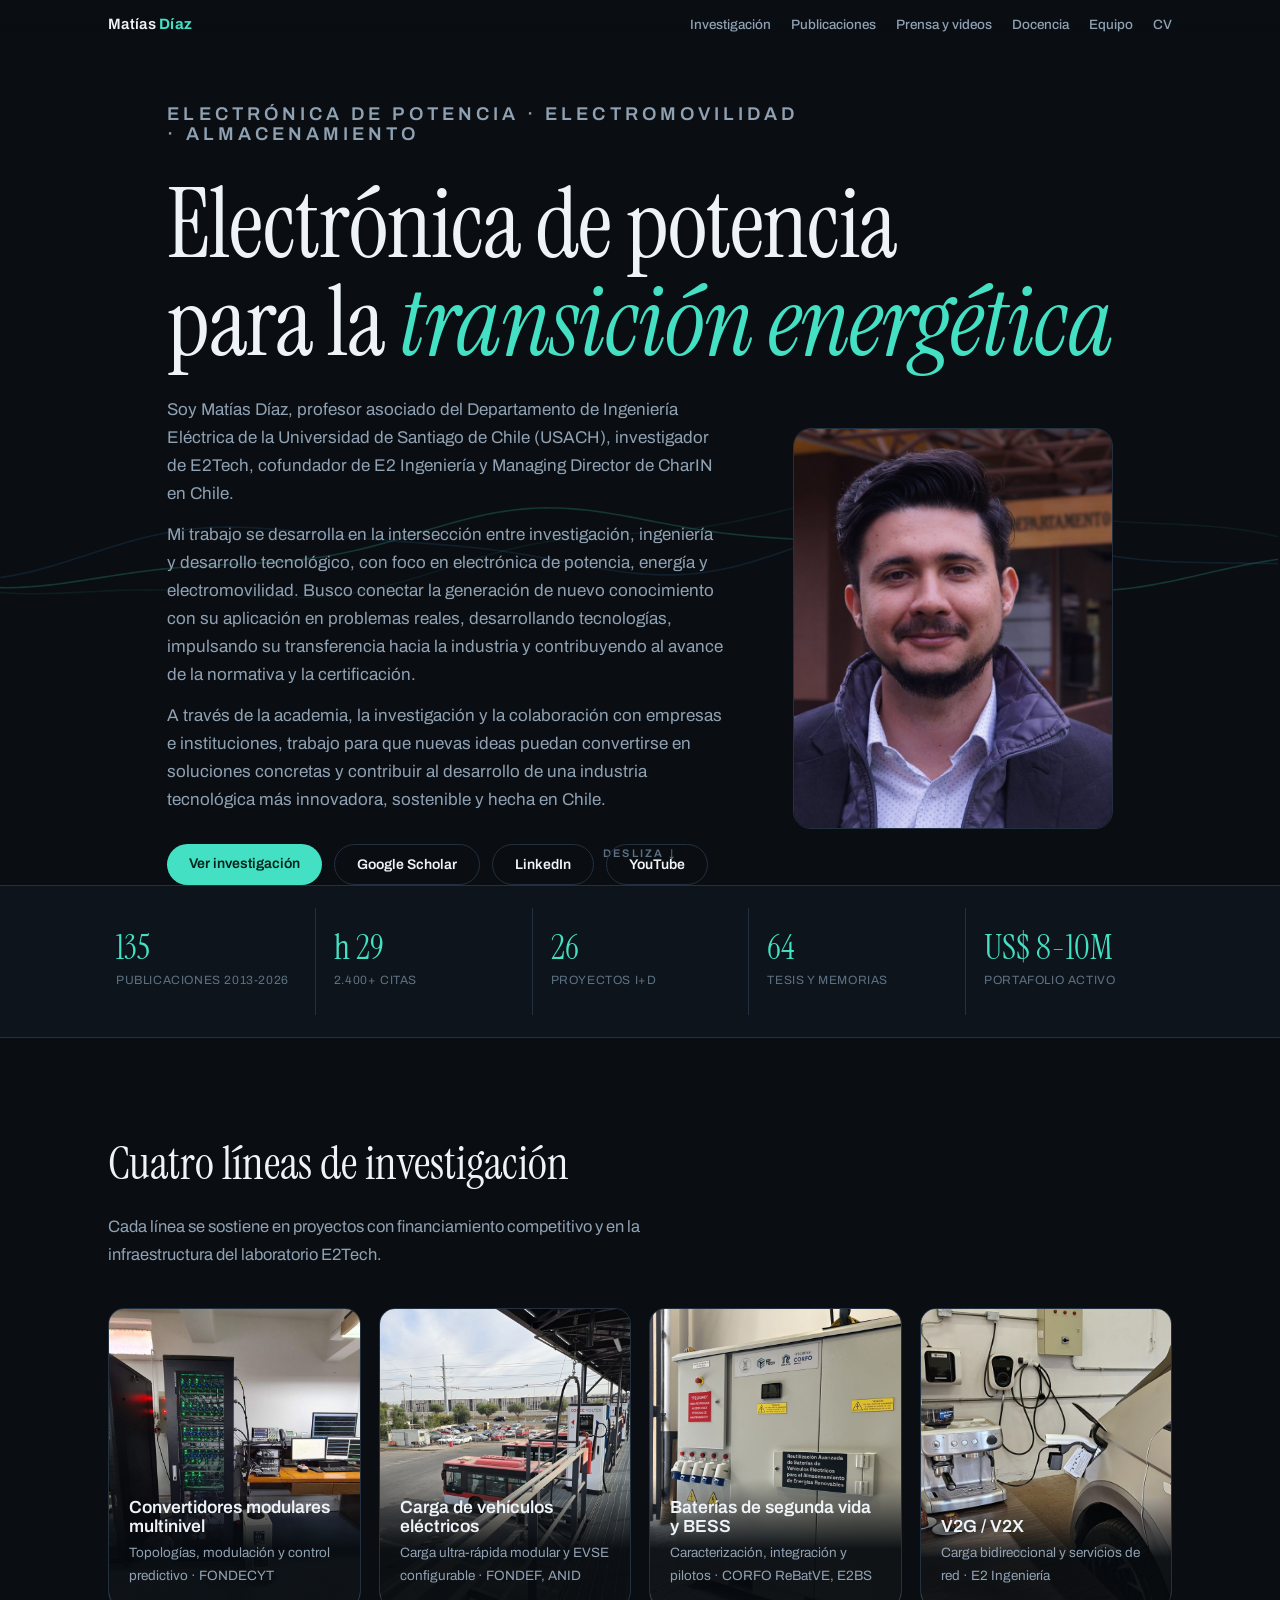
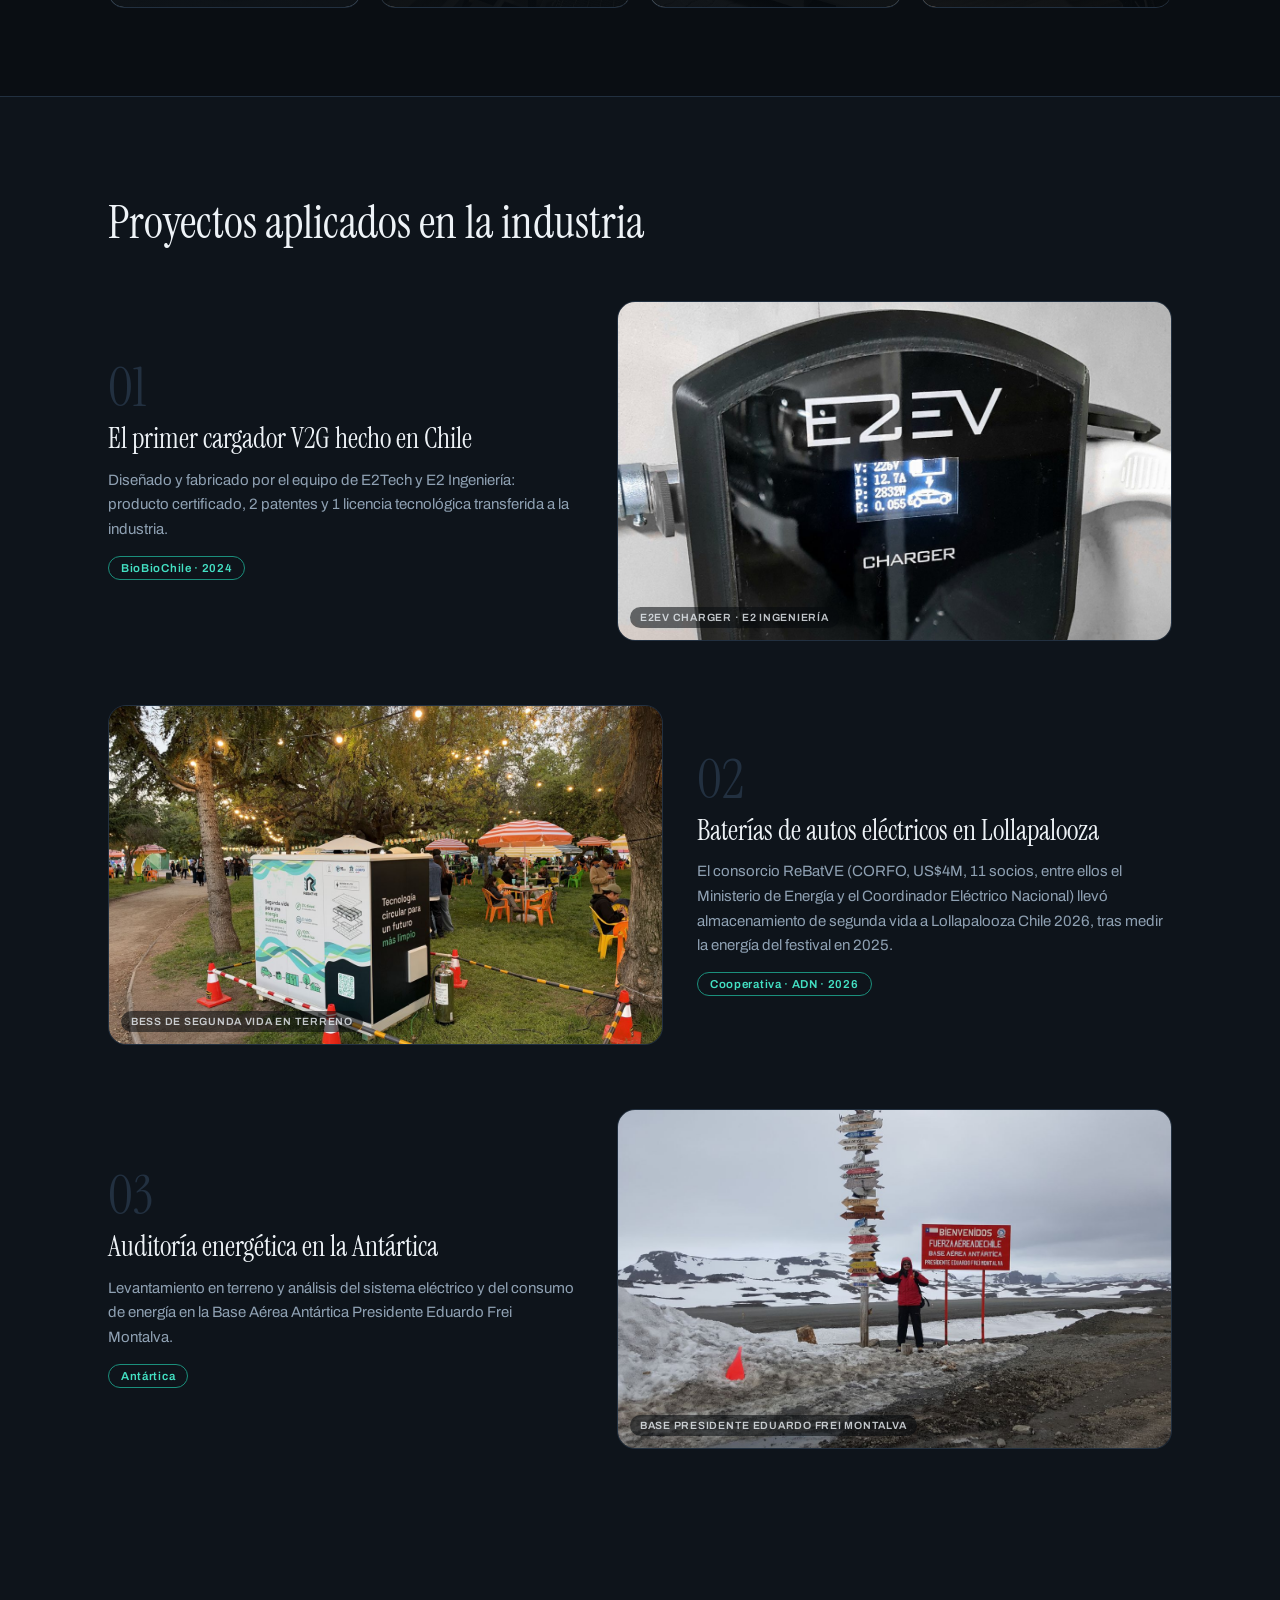
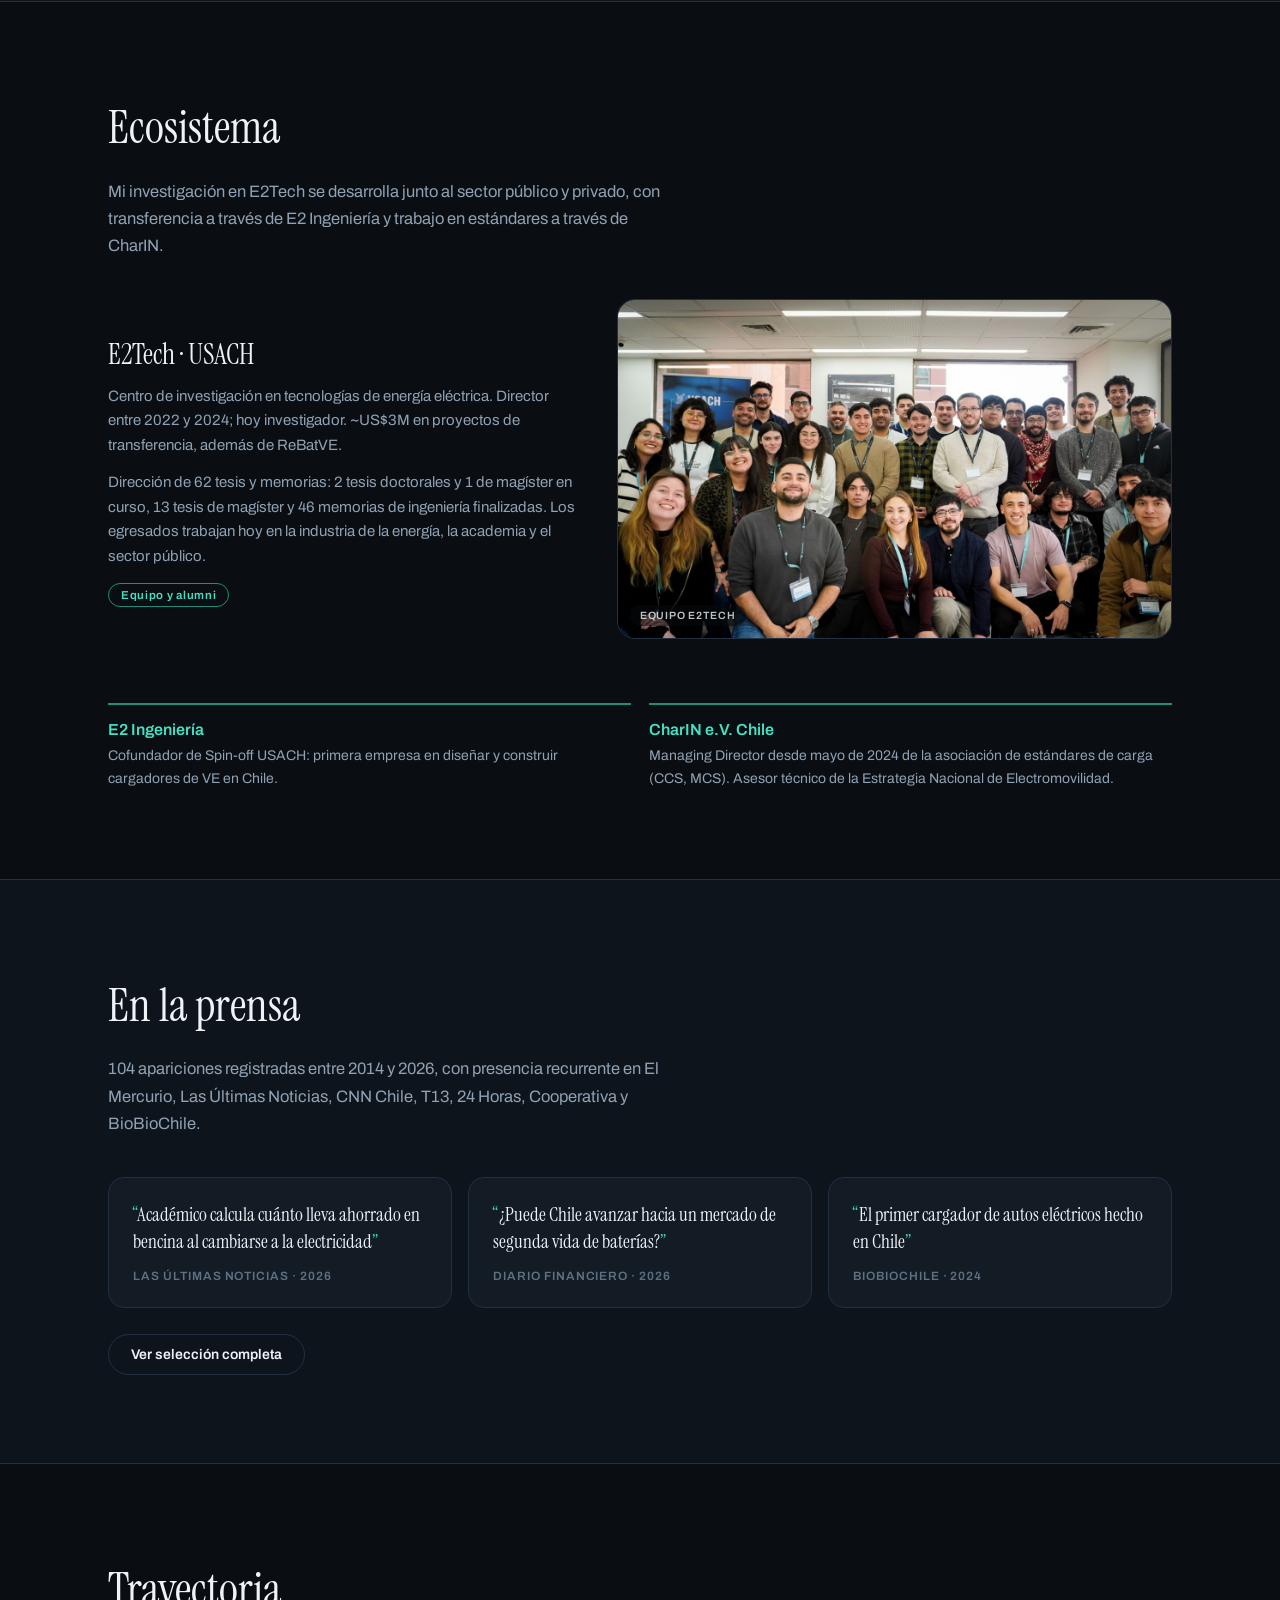
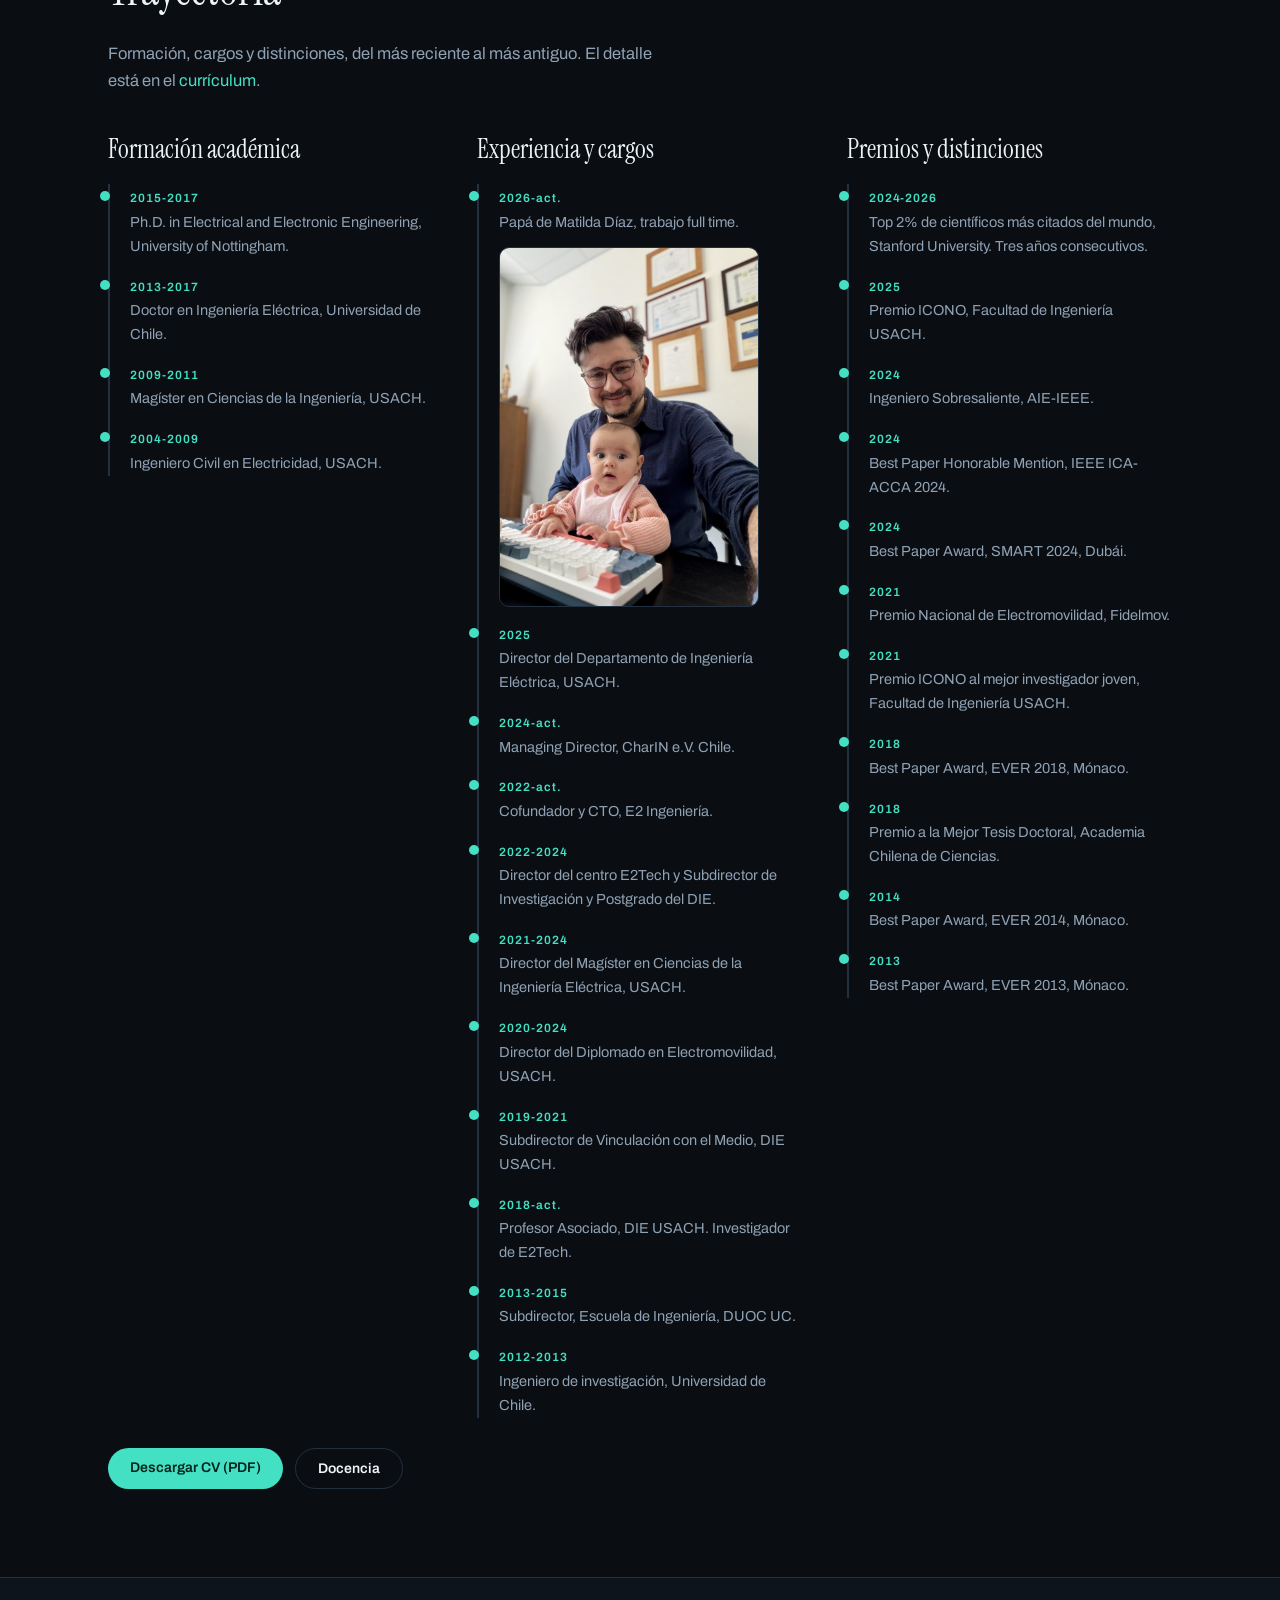
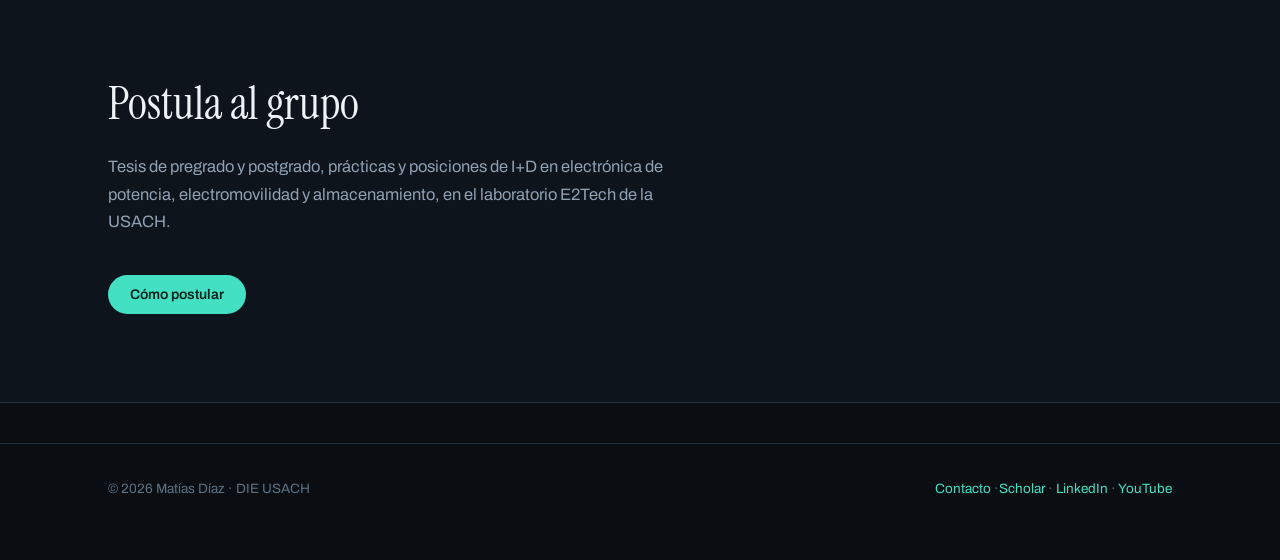
<file: index.html>
<!DOCTYPE html>
<html lang="es">
<head>
<meta charset="utf-8">
<meta name="viewport" content="width=device-width, initial-scale=1">
<title>Matías Díaz · Electrónica de potencia y electromovilidad</title>
<meta name="description" content="Matías Díaz, Profesor Asociado DIE USACH. Convertidores modulares multinivel, carga de vehículos eléctricos, baterías de segunda vida y V2G. Cofundador de E2 Ingeniería y Managing Director de CharIN Chile.">
<link rel="stylesheet" href="https://fonts.googleapis.com/css2?family=Instrument+Serif:ital@0;1&family=Archivo:wght@400;500;600;700&display=swap">
<link rel="stylesheet" href="assets/site.css">
</head>
<body>

<nav><div class="wrap">
  <a class="logo" href="index.html">Matías <b>Díaz</b></a>
  <a href="investigacion.html">Investigación</a>
  <a href="publicaciones.html">Publicaciones</a>
  <a href="prensa.html">Prensa y videos</a>
  <a href="docencia.html">Docencia</a>
  <a href="equipo.html">Equipo</a>
  <a href="cv.html">CV</a>
</div></nav>

<header class="hero">
  <canvas id="wave"></canvas>
  <div class="wrap">
    <p class="kick">Electrónica de potencia · Electromovilidad · Almacenamiento</p>
    <h1>Electrónica de potencia<br>para la <em>transición energética</em></h1>
    <div class="herobody"><div>
    <div class="intro">
      <p>Soy Matías Díaz, profesor asociado del Departamento de Ingeniería Eléctrica de la Universidad de Santiago de Chile (USACH), investigador de E2Tech, cofundador de E2 Ingeniería y Managing Director de CharIN en Chile.</p>
      <p>Mi trabajo se desarrolla en la intersección entre investigación, ingeniería y desarrollo tecnológico, con foco en electrónica de potencia, energía y electromovilidad. Busco conectar la generación de nuevo conocimiento con su aplicación en problemas reales, desarrollando tecnologías, impulsando su transferencia hacia la industria y contribuyendo al avance de la normativa y la certificación.</p>
      <p>A través de la academia, la investigación y la colaboración con empresas e instituciones, trabajo para que nuevas ideas puedan convertirse en soluciones concretas y contribuir al desarrollo de una industria tecnológica más innovadora, sostenible y hecha en Chile.</p>
    </div>
    <div class="cta">
      <a class="p" href="investigacion.html">Ver investigación</a>
      <a class="g" href="https://scholar.google.com/citations?user=-43YaJIAAAAJ" target="_blank" rel="noopener">Google Scholar</a>
      <a class="g" href="https://www.linkedin.com/in/mat%C3%ADas-d%C3%ADaz-76213b17/" target="_blank" rel="noopener">LinkedIn</a>
      <a class="g" href="https://www.youtube.com/@matiasdiazd7977" target="_blank" rel="noopener">YouTube</a>
    </div>
    </div><img class="retrato" src="assets/fotos/matias-diaz.jpg" alt="Matías Díaz" width="720" height="900"></div>
  </div>
  <span class="scrollcue">Desliza ↓</span>
</header>

<div class="ticker"><div class="wrap">
  <div><b>135</b><span>Publicaciones 2013-2026</span></div>
  <div><b>h 29</b><span>2.400+ citas</span></div>
  <div><b>26</b><span>Proyectos I+D</span></div>
  <div><b>64</b><span>Tesis y memorias</span></div>
  <div><b>US$ 8-10M</b><span>Portafolio activo</span></div>
</div></div>

<section><div class="wrap">
  <div class="head reveal"><h2>Cuatro líneas de investigación</h2>
  <p>Cada línea se sostiene en proyectos con financiamiento competitivo y en la infraestructura del laboratorio E2Tech.</p></div>
  <div class="vgrid">
    <a class="vcard reveal" href="investigacion.html#mmc"><div class="img foto" style="background-image:url(assets/fotos/mmc-setup-m3c.jpg);background-position:center"></div><div class="txt"><h3>Convertidores modulares multinivel</h3><p>Topologías, modulación y control predictivo · FONDECYT</p></div></a>
    <a class="vcard reveal" href="investigacion.html#carga"><div class="img foto" style="background-image:url(assets/fotos/electroterminal.jpg);background-position:center"></div><div class="txt"><h3>Carga de vehículos eléctricos</h3><p>Carga ultra-rápida modular y EVSE configurable · FONDEF, ANID</p></div></a>
    <a class="vcard reveal" href="investigacion.html#slb"><div class="img foto" style="background-image:url(assets/fotos/baterias-segunda-vida.jpg);background-position:center"></div><div class="txt"><h3>Baterías de segunda vida y BESS</h3><p>Caracterización, integración y pilotos · CORFO ReBatVE, E2BS</p></div></a>
    <a class="vcard reveal" href="investigacion.html#v2g"><div class="img foto" style="background-image:url(assets/fotos/v2x-cafe.jpg);background-position:center"></div><div class="txt"><h3>V2G / V2X</h3><p>Carga bidireccional y servicios de red · E2 Ingeniería</p></div></a>
  </div>
</div></section>

<section class="alt"><div class="wrap">
  <div class="head reveal"><h2>Proyectos aplicados en la industria</h2></div>

  <div class="story reveal">
    <div class="photo"><div class="img foto" style="position:absolute;inset:0;background-image:url(assets/fotos/cargador-e2ev.jpg)"></div><span class="cap">E2EV Charger · E2 Ingeniería</span></div>
    <div class="txt"><div class="n">01</div><h3>El primer cargador V2G hecho en Chile</h3>
    <p>Diseñado y fabricado por el equipo de E2Tech y E2 Ingeniería: producto certificado, 2 patentes y 1 licencia tecnológica transferida a la industria.</p>
    <span class="chip">BioBioChile · 2024</span></div>
  </div>

  <div class="story reveal">
    <div class="photo"><div class="img foto" style="position:absolute;inset:0;background-image:url(assets/fotos/bess-segunda-vida.jpg)"></div><span class="cap">BESS de segunda vida en terreno</span></div>
    <div class="txt"><div class="n">02</div><h3>Baterías de autos eléctricos en Lollapalooza</h3>
    <p>El consorcio ReBatVE (CORFO, US$4M, 11 socios, entre ellos el Ministerio de Energía y el Coordinador Eléctrico Nacional) llevó almacenamiento de segunda vida a Lollapalooza Chile 2026, tras medir la energía del festival en 2025.</p>
    <span class="chip">Cooperativa · ADN · 2026</span></div>
  </div>

  <div class="story reveal">
    <div class="photo"><div class="img foto" style="position:absolute;inset:0;background-image:url(assets/fotos/antartica.jpg)"></div><span class="cap">Base Presidente Eduardo Frei Montalva</span></div>
    <div class="txt"><div class="n">03</div><h3>Auditoría energética en la Antártica</h3>
    <p>Levantamiento en terreno y análisis del sistema eléctrico y del consumo de energía en la Base Aérea Antártica Presidente Eduardo Frei Montalva.</p>
    <span class="chip">Antártica</span></div>
  </div>
</div></section>

<section><div class="wrap">
  <div class="head reveal"><h2>Ecosistema</h2>
  <p>Mi investigación en E2Tech se desarrolla junto al sector público y privado, con transferencia a través de E2 Ingeniería y trabajo en estándares a través de CharIN.</p></div>
  <div class="story reveal">
    <div class="photo"><div class="img foto" style="position:absolute;inset:0;background-image:url(assets/fotos/equipo-e2tech.jpg)"></div><span class="cap">Equipo E2Tech</span></div>
    <div class="txt"><h3>E2Tech · USACH</h3>
    <p>Centro de investigación en tecnologías de energía eléctrica. Director entre 2022 y 2024; hoy investigador. ~US$3M en proyectos de transferencia, además de ReBatVE.</p>
    <p style="margin-top:12px">Dirección de 62 tesis y memorias: 2 tesis doctorales y 1 de magíster en curso, 13 tesis de magíster y 46 memorias de ingeniería finalizadas. Los egresados trabajan hoy en la industria de la energía, la academia y el sector público.</p>
    <span class="chip">Equipo y alumni</span></div>
  </div>
  <div class="eco reveal">
    <div><h3><a href="https://e2ingenieria.cl/" target="_blank" rel="noopener">E2 Ingeniería</a></h3><p>Cofundador de Spin-off USACH: primera empresa en diseñar y construir cargadores de VE en Chile.</p></div>
    <div><h3><a href="http://charin.global/latam/" target="_blank" rel="noopener">CharIN e.V. Chile</a></h3><p>Managing Director desde mayo de 2024 de la asociación de estándares de carga (CCS, MCS). Asesor técnico de la Estrategia Nacional de Electromovilidad.</p></div>
  </div>
</div></section>

<section class="alt"><div class="wrap">
  <div class="head reveal"><h2>En la prensa</h2><p>104 apariciones registradas entre 2014 y 2026, con presencia recurrente en El Mercurio, Las Últimas Noticias, CNN Chile, T13, 24 Horas, Cooperativa y BioBioChile.</p></div>
  <div class="quotes reveal">
    <a class="q" href="assets/prensa/lun-ahorro-bencina-2026.pdf" target="_blank" rel="noopener"><p>Académico calcula cuánto lleva ahorrado en bencina al cambiarse a la electricidad</p><span>Las Últimas Noticias · 2026</span></a>
    <a class="q" href="assets/prensa/df-segunda-vida-baterias-2026.pdf" target="_blank" rel="noopener"><p>¿Puede Chile avanzar hacia un mercado de segunda vida de baterías?</p><span>Diario Financiero · 2026</span></a>
    <a class="q" href="https://www.biobiochile.cl/especial/aqui-tierra/noticias/2024/10/29/ingenieros-del-e2tech-de-la-usach-desarrollan-el-primer-cargador-de-autos-electricos-hecho-en-chile.shtml" target="_blank" rel="noopener"><p>El primer cargador de autos eléctricos hecho en Chile</p><span>BioBioChile · 2024</span></a>
  </div>
  <div class="cta reveal" style="margin-top:26px"><a class="g" href="prensa.html">Ver selección completa</a></div>
</div></section>

<section><div class="wrap">
  <div class="head reveal"><h2>Trayectoria</h2>
  <p>Formación, cargos y distinciones, del más reciente al más antiguo. El detalle está en el <a href="cv.html">currículum</a>.</p></div>
  <div class="tray reveal">
    <div><h3>Formación académica</h3><div class="tl">
      <div><time>2015-2017</time><p>Ph.D. in Electrical and Electronic Engineering, University of Nottingham.</p></div>
      <div><time>2013-2017</time><p>Doctor en Ingeniería Eléctrica, Universidad de Chile.</p></div>
      <div><time>2009-2011</time><p>Magíster en Ciencias de la Ingeniería, USACH.</p></div>
      <div><time>2004-2009</time><p>Ingeniero Civil en Electricidad, USACH.</p></div>
    </div></div>
    <div><h3>Experiencia y cargos</h3><div class="tl">
      <div><time>2026-act.</time><p>Papá de Matilda Díaz, trabajo full time.</p><img class="tlfoto" src="assets/fotos/matias-matilda.jpg" alt="Matías Díaz con su hija Matilda en su oficina" width="752" height="1044" loading="lazy"></div>
      <div><time>2025</time><p>Director del Departamento de Ingeniería Eléctrica, USACH.</p></div>
      <div><time>2024-act.</time><p>Managing Director, CharIN e.V. Chile.</p></div>
      <div><time>2022-act.</time><p>Cofundador y CTO, E2 Ingeniería.</p></div>
      <div><time>2022-2024</time><p>Director del centro E2Tech y Subdirector de Investigación y Postgrado del DIE.</p></div>
      <div><time>2021-2024</time><p>Director del Magíster en Ciencias de la Ingeniería Eléctrica, USACH.</p></div>
      <div><time>2020-2024</time><p>Director del Diplomado en Electromovilidad, USACH.</p></div>
      <div><time>2019-2021</time><p>Subdirector de Vinculación con el Medio, DIE USACH.</p></div>
      <div><time>2018-act.</time><p>Profesor Asociado, DIE USACH. Investigador de E2Tech.</p></div>
      <div><time>2013-2015</time><p>Subdirector, Escuela de Ingeniería, DUOC UC.</p></div>
      <div><time>2012-2013</time><p>Ingeniero de investigación, Universidad de Chile.</p></div>
    </div></div>
    <div><h3>Premios y distinciones</h3><div class="tl">
      <div><time>2024-2026</time><p>Top 2% de científicos más citados del mundo, Stanford University. Tres años consecutivos.</p></div>
      <div><time>2025</time><p>Premio ICONO, Facultad de Ingeniería USACH.</p></div>
      <div><time>2024</time><p>Ingeniero Sobresaliente, AIE-IEEE.</p></div>
      <div><time>2024</time><p>Best Paper Honorable Mention, IEEE ICA-ACCA 2024.</p></div>
      <div><time>2024</time><p>Best Paper Award, SMART 2024, Dubái.</p></div>
      <div><time>2021</time><p>Premio Nacional de Electromovilidad, Fidelmov.</p></div>
      <div><time>2021</time><p>Premio ICONO al mejor investigador joven, Facultad de Ingeniería USACH.</p></div>
      <div><time>2018</time><p>Best Paper Award, EVER 2018, Mónaco.</p></div>
      <div><time>2018</time><p>Premio a la Mejor Tesis Doctoral, Academia Chilena de Ciencias.</p></div>
      <div><time>2014</time><p>Best Paper Award, EVER 2014, Mónaco.</p></div>
      <div><time>2013</time><p>Best Paper Award, EVER 2013, Mónaco.</p></div>
    </div></div>
  </div>
  <div class="cta reveal" style="margin-top:30px"><a class="p" href="assets/cv/CV_Matias_Diaz_2026.pdf" download>Descargar CV (PDF)</a><a class="g" href="docencia.html">Docencia</a></div>
</div></section>

<section class="alt"><div class="wrap">
  <div class="head reveal"><h2>Postula al grupo</h2>
  <p>Tesis de pregrado y postgrado, prácticas y posiciones de I+D en electrónica de potencia, electromovilidad y almacenamiento, en el laboratorio E2Tech de la USACH.</p></div>
  <div class="cta reveal"><a class="p" href="postula.html">Cómo postular</a></div>
</div></section>

<footer><div class="wrap">
  <span>© 2026 Matías Díaz · DIE USACH</span>
  <span><a href="https://www.linkedin.com/in/mat%C3%ADas-d%C3%ADaz-76213b17/" target="_blank" rel="noopener">Contacto</a> ·<a href="https://scholar.google.com/citations?user=-43YaJIAAAAJ" target="_blank" rel="noopener">Scholar</a> · <a href="https://www.linkedin.com/in/mat%C3%ADas-d%C3%ADaz-76213b17/" target="_blank" rel="noopener">LinkedIn</a> · <a href="https://www.youtube.com/@matiasdiazd7977" target="_blank" rel="noopener">YouTube</a></span>
</div></footer>

<script src="assets/site.js"></script>
</body>
</html>
</file>
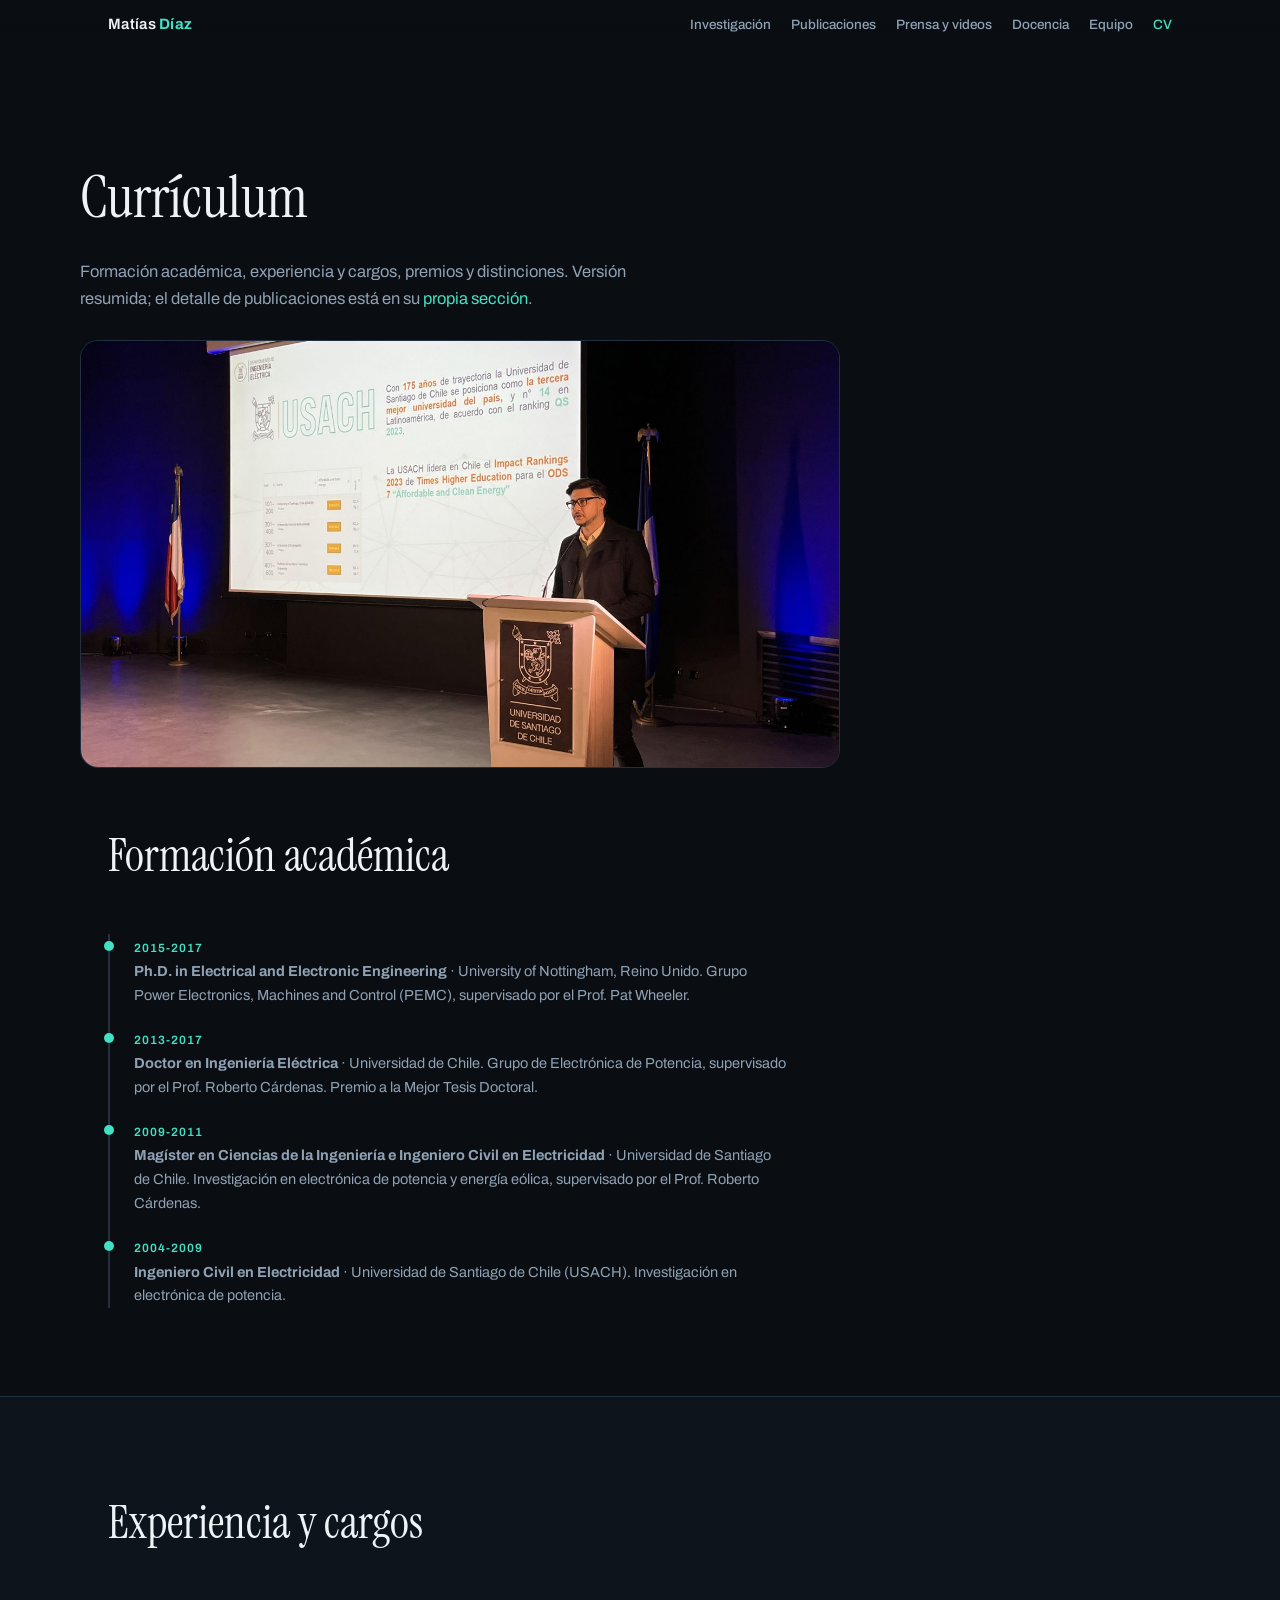
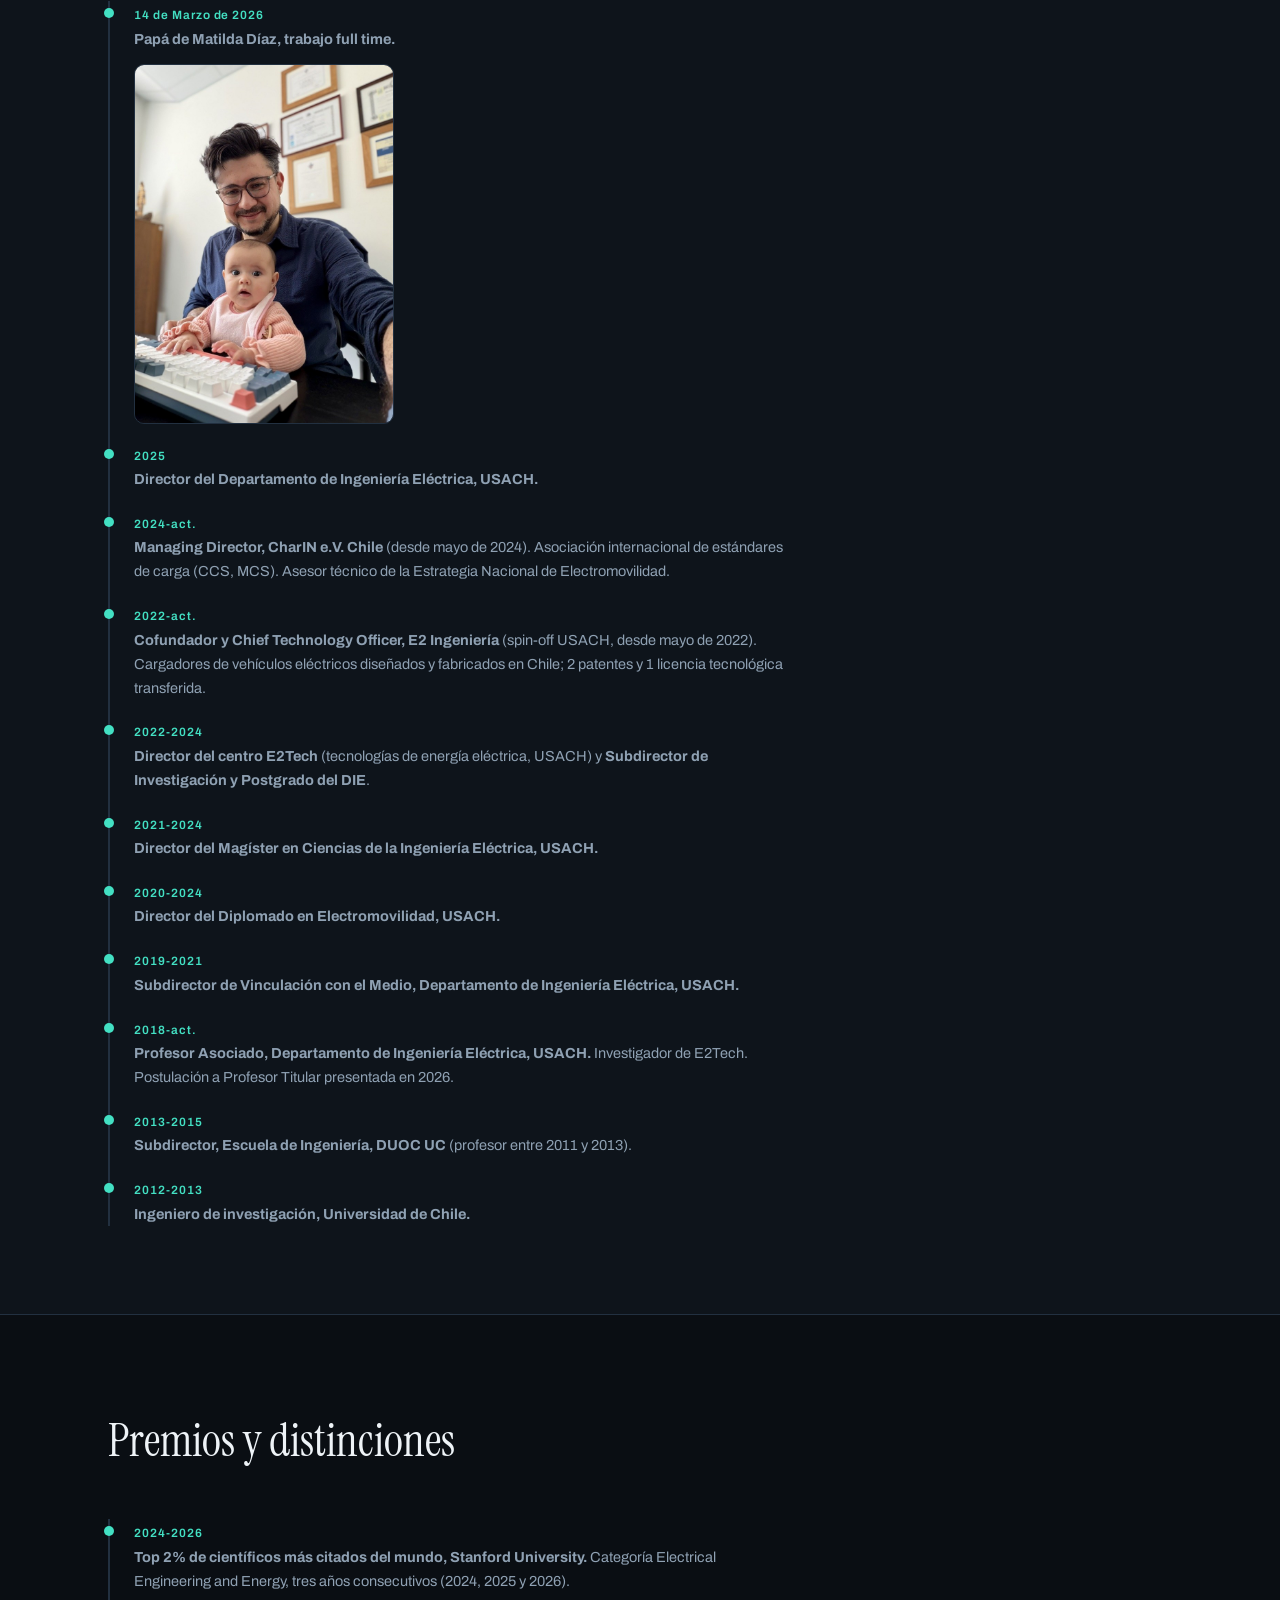
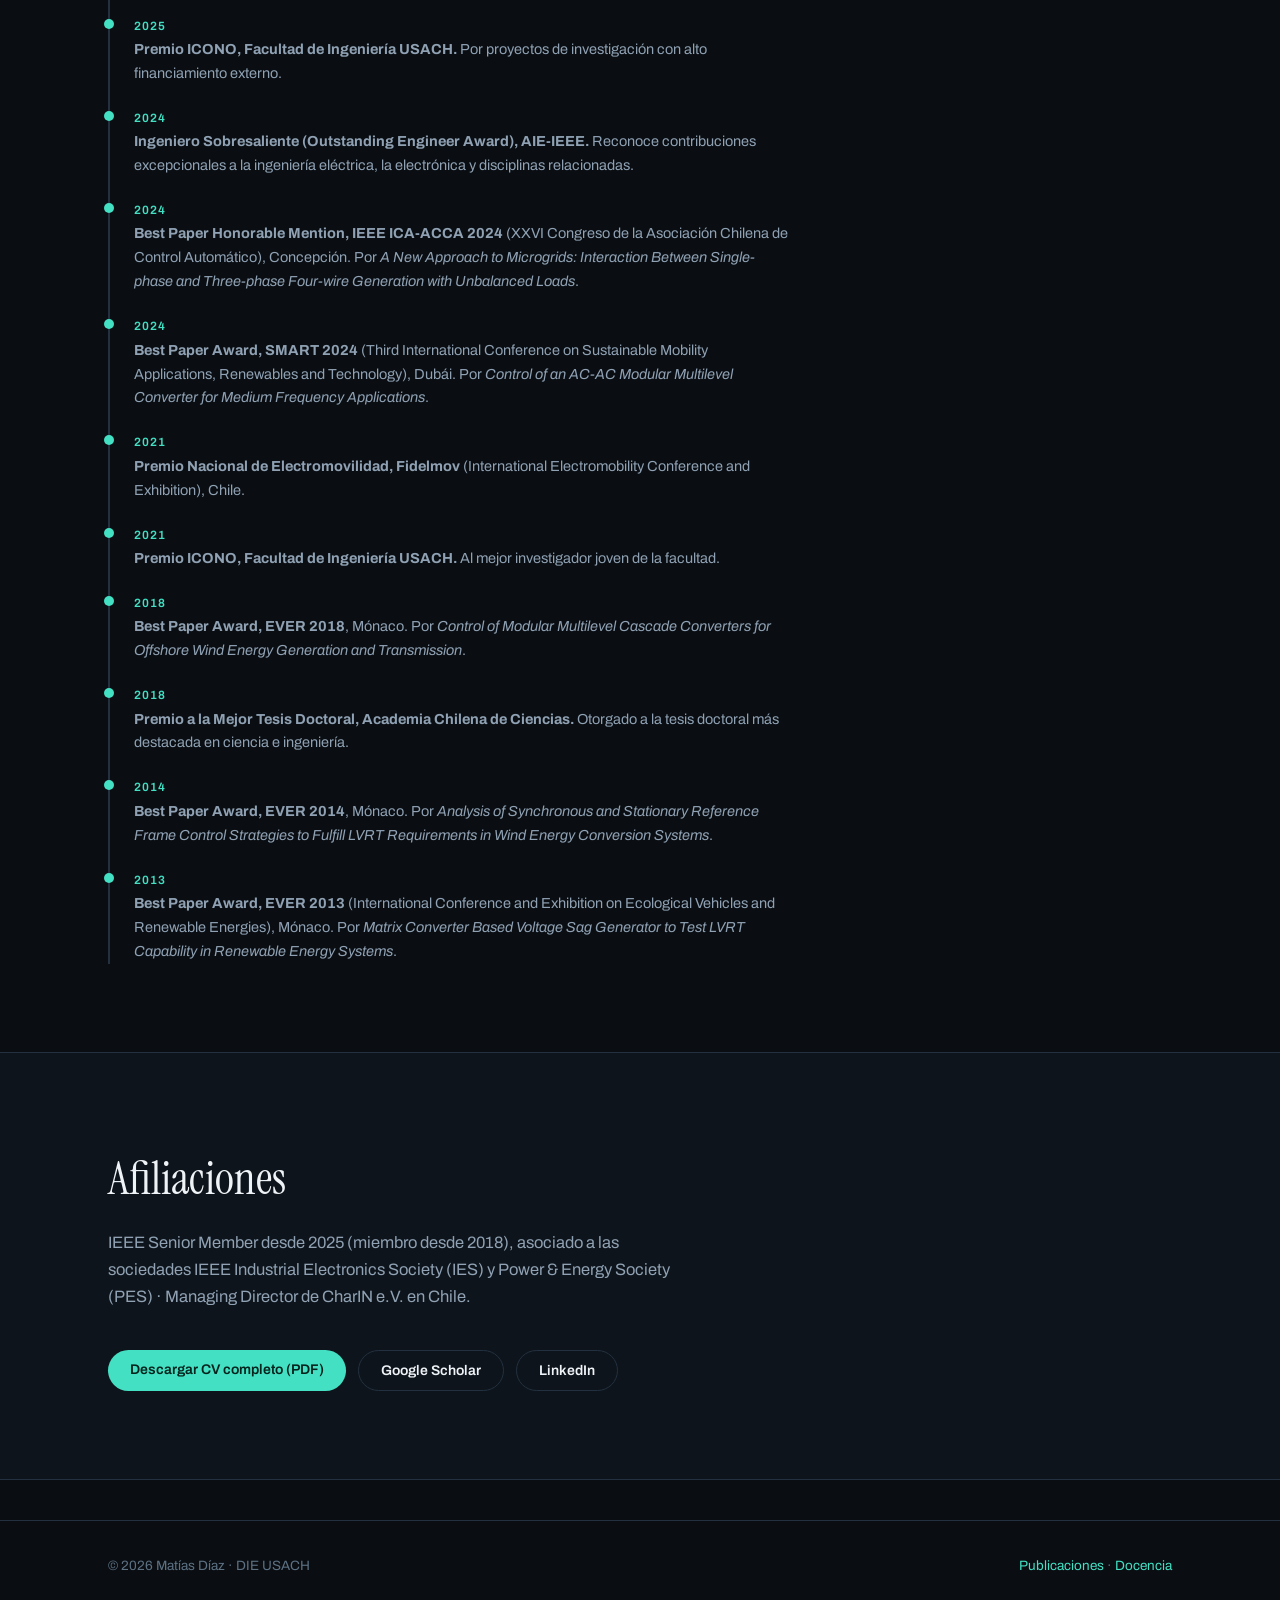
<file: cv.html>
<!DOCTYPE html>
<html lang="es">
<head>
<meta charset="utf-8">
<meta name="viewport" content="width=device-width, initial-scale=1">
<title>CV · Matías Díaz</title>
<meta name="description" content="Currículum de Matías Díaz: formación académica, experiencia y cargos, premios y distinciones.">
<link rel="stylesheet" href="https://fonts.googleapis.com/css2?family=Instrument+Serif:ital@0;1&family=Archivo:wght@400;500;600;700&display=swap">
<link rel="stylesheet" href="assets/site.css">
</head>
<body>
<nav><div class="wrap">
  <a class="logo" href="index.html">Matías <b>Díaz</b></a>
  <a href="investigacion.html">Investigación</a>
  <a href="publicaciones.html">Publicaciones</a>
  <a href="prensa.html">Prensa y videos</a>
  <a href="docencia.html">Docencia</a>
  <a href="equipo.html">Equipo</a>
  <a class="on" href="cv.html">CV</a>
</div></nav>

<header class="pagehead wrap">
  <h1>Currículum</h1>
  <p>Formación académica, experiencia y cargos, premios y distinciones. Versión resumida; el detalle de publicaciones está en su <a href="publicaciones.html">propia sección</a>.</p>
  <img class="headfoto" src="assets/fotos/matias-diaz-charla.jpg" alt="Matías Díaz exponiendo en la Universidad de Santiago de Chile" width="1400" height="1050" loading="lazy">
</header>

<section style="padding-top:40px"><div class="wrap">
  <div class="head reveal"><h2>Formación académica</h2></div>
  <div class="tl reveal">
    <div><time>2015-2017</time><p><b>Ph.D. in Electrical and Electronic Engineering</b> · University of Nottingham, Reino Unido. Grupo Power Electronics, Machines and Control (PEMC), supervisado por el Prof. Pat Wheeler.</p></div>
    <div><time>2013-2017</time><p><b>Doctor en Ingeniería Eléctrica</b> · Universidad de Chile. Grupo de Electrónica de Potencia, supervisado por el Prof. Roberto Cárdenas. Premio a la Mejor Tesis Doctoral.</p></div>
    <div><time>2009-2011</time><p><b>Magíster en Ciencias de la Ingeniería e Ingeniero Civil en Electricidad</b> · Universidad de Santiago de Chile. Investigación en electrónica de potencia y energía eólica, supervisado por el Prof. Roberto Cárdenas.</p></div>
    <div><time>2004-2009</time><p><b>Ingeniero Civil en Electricidad</b> · Universidad de Santiago de Chile (USACH). Investigación en electrónica de potencia.</p></div>
  </div>
</div></section>

<section class="alt"><div class="wrap">
  <div class="head reveal"><h2>Experiencia y cargos</h2></div>
  <div class="tl reveal">
    <div><time>14 de Marzo de 2026</time><p><b>Papá de Matilda Díaz, trabajo full time.</b></p><img class="tlfoto" src="assets/fotos/matias-matilda.jpg" alt="Matías Díaz con su hija Matilda en su oficina" width="752" height="1044" loading="lazy"></div>
    <div><time>2025</time><p><b>Director del Departamento de Ingeniería Eléctrica, USACH.</b></p></div>
    <div><time>2024-act.</time><p><b>Managing Director, CharIN e.V. Chile</b> (desde mayo de 2024). Asociación internacional de estándares de carga (CCS, MCS). Asesor técnico de la Estrategia Nacional de Electromovilidad.</p></div>
    <div><time>2022-act.</time><p><b>Cofundador y Chief Technology Officer, E2 Ingeniería</b> (spin-off USACH, desde mayo de 2022). Cargadores de vehículos eléctricos diseñados y fabricados en Chile; 2 patentes y 1 licencia tecnológica transferida.</p></div>
    <div><time>2022-2024</time><p><b>Director del centro E2Tech</b> (tecnologías de energía eléctrica, USACH) y <b>Subdirector de Investigación y Postgrado del DIE</b>.</p></div>
    <div><time>2021-2024</time><p><b>Director del Magíster en Ciencias de la Ingeniería Eléctrica, USACH.</b></p></div>
    <div><time>2020-2024</time><p><b>Director del Diplomado en Electromovilidad, USACH.</b></p></div>
    <div><time>2019-2021</time><p><b>Subdirector de Vinculación con el Medio, Departamento de Ingeniería Eléctrica, USACH.</b></p></div>
    <div><time>2018-act.</time><p><b>Profesor Asociado, Departamento de Ingeniería Eléctrica, USACH.</b> Investigador de E2Tech. Postulación a Profesor Titular presentada en 2026.</p></div>
    <div><time>2013-2015</time><p><b>Subdirector, Escuela de Ingeniería, DUOC UC</b> (profesor entre 2011 y 2013).</p></div>
    <div><time>2012-2013</time><p><b>Ingeniero de investigación, Universidad de Chile.</b></p></div>
  </div>
</div></section>

<section><div class="wrap">
  <div class="head reveal"><h2>Premios y distinciones</h2></div>
  <div class="tl reveal">
    <div><time>2024-2026</time><p><b>Top 2% de científicos más citados del mundo, Stanford University.</b> Categoría Electrical Engineering and Energy, tres años consecutivos (2024, 2025 y 2026).</p></div>
    <div><time>2025</time><p><b>Premio ICONO, Facultad de Ingeniería USACH.</b> Por proyectos de investigación con alto financiamiento externo.</p></div>
    <div><time>2024</time><p><b>Ingeniero Sobresaliente (Outstanding Engineer Award), AIE-IEEE.</b> Reconoce contribuciones excepcionales a la ingeniería eléctrica, la electrónica y disciplinas relacionadas.</p></div>
    <div><time>2024</time><p><b>Best Paper Honorable Mention, IEEE ICA-ACCA 2024</b> (XXVI Congreso de la Asociación Chilena de Control Automático), Concepción. Por <em>A New Approach to Microgrids: Interaction Between Single-phase and Three-phase Four-wire Generation with Unbalanced Loads</em>.</p></div>
    <div><time>2024</time><p><b>Best Paper Award, SMART 2024</b> (Third International Conference on Sustainable Mobility Applications, Renewables and Technology), Dubái. Por <em>Control of an AC-AC Modular Multilevel Converter for Medium Frequency Applications</em>.</p></div>
    <div><time>2021</time><p><b>Premio Nacional de Electromovilidad, Fidelmov</b> (International Electromobility Conference and Exhibition), Chile.</p></div>
    <div><time>2021</time><p><b>Premio ICONO, Facultad de Ingeniería USACH.</b> Al mejor investigador joven de la facultad.</p></div>
    <div><time>2018</time><p><b>Best Paper Award, EVER 2018</b>, Mónaco. Por <em>Control of Modular Multilevel Cascade Converters for Offshore Wind Energy Generation and Transmission</em>.</p></div>
    <div><time>2018</time><p><b>Premio a la Mejor Tesis Doctoral, Academia Chilena de Ciencias.</b> Otorgado a la tesis doctoral más destacada en ciencia e ingeniería.</p></div>
    <div><time>2014</time><p><b>Best Paper Award, EVER 2014</b>, Mónaco. Por <em>Analysis of Synchronous and Stationary Reference Frame Control Strategies to Fulfill LVRT Requirements in Wind Energy Conversion Systems</em>.</p></div>
    <div><time>2013</time><p><b>Best Paper Award, EVER 2013</b> (International Conference and Exhibition on Ecological Vehicles and Renewable Energies), Mónaco. Por <em>Matrix Converter Based Voltage Sag Generator to Test LVRT Capability in Renewable Energy Systems</em>.</p></div>
  </div>
</div></section>

<section class="alt"><div class="wrap">
  <div class="head reveal"><h2>Afiliaciones</h2>
  <p>IEEE Senior Member desde 2025 (miembro desde 2018), asociado a las sociedades IEEE Industrial Electronics Society (IES) y Power &amp; Energy Society (PES) · Managing Director de CharIN e.V. en Chile.</p></div>
  <div class="cta reveal"><a class="p" href="assets/cv/CV_Matias_Diaz_2026.pdf" download>Descargar CV completo (PDF)</a><a class="g" href="https://scholar.google.com/citations?user=-43YaJIAAAAJ" target="_blank" rel="noopener">Google Scholar</a><a class="g" href="https://www.linkedin.com/in/mat%C3%ADas-d%C3%ADaz-76213b17/" target="_blank" rel="noopener">LinkedIn</a></div>
</div></section>

<footer><div class="wrap">
  <span>© 2026 Matías Díaz · DIE USACH</span>
  <span><a href="publicaciones.html">Publicaciones</a> · <a href="docencia.html">Docencia</a></span>
</div></footer>
<script src="assets/site.js"></script>
</body>
</html>
</file>
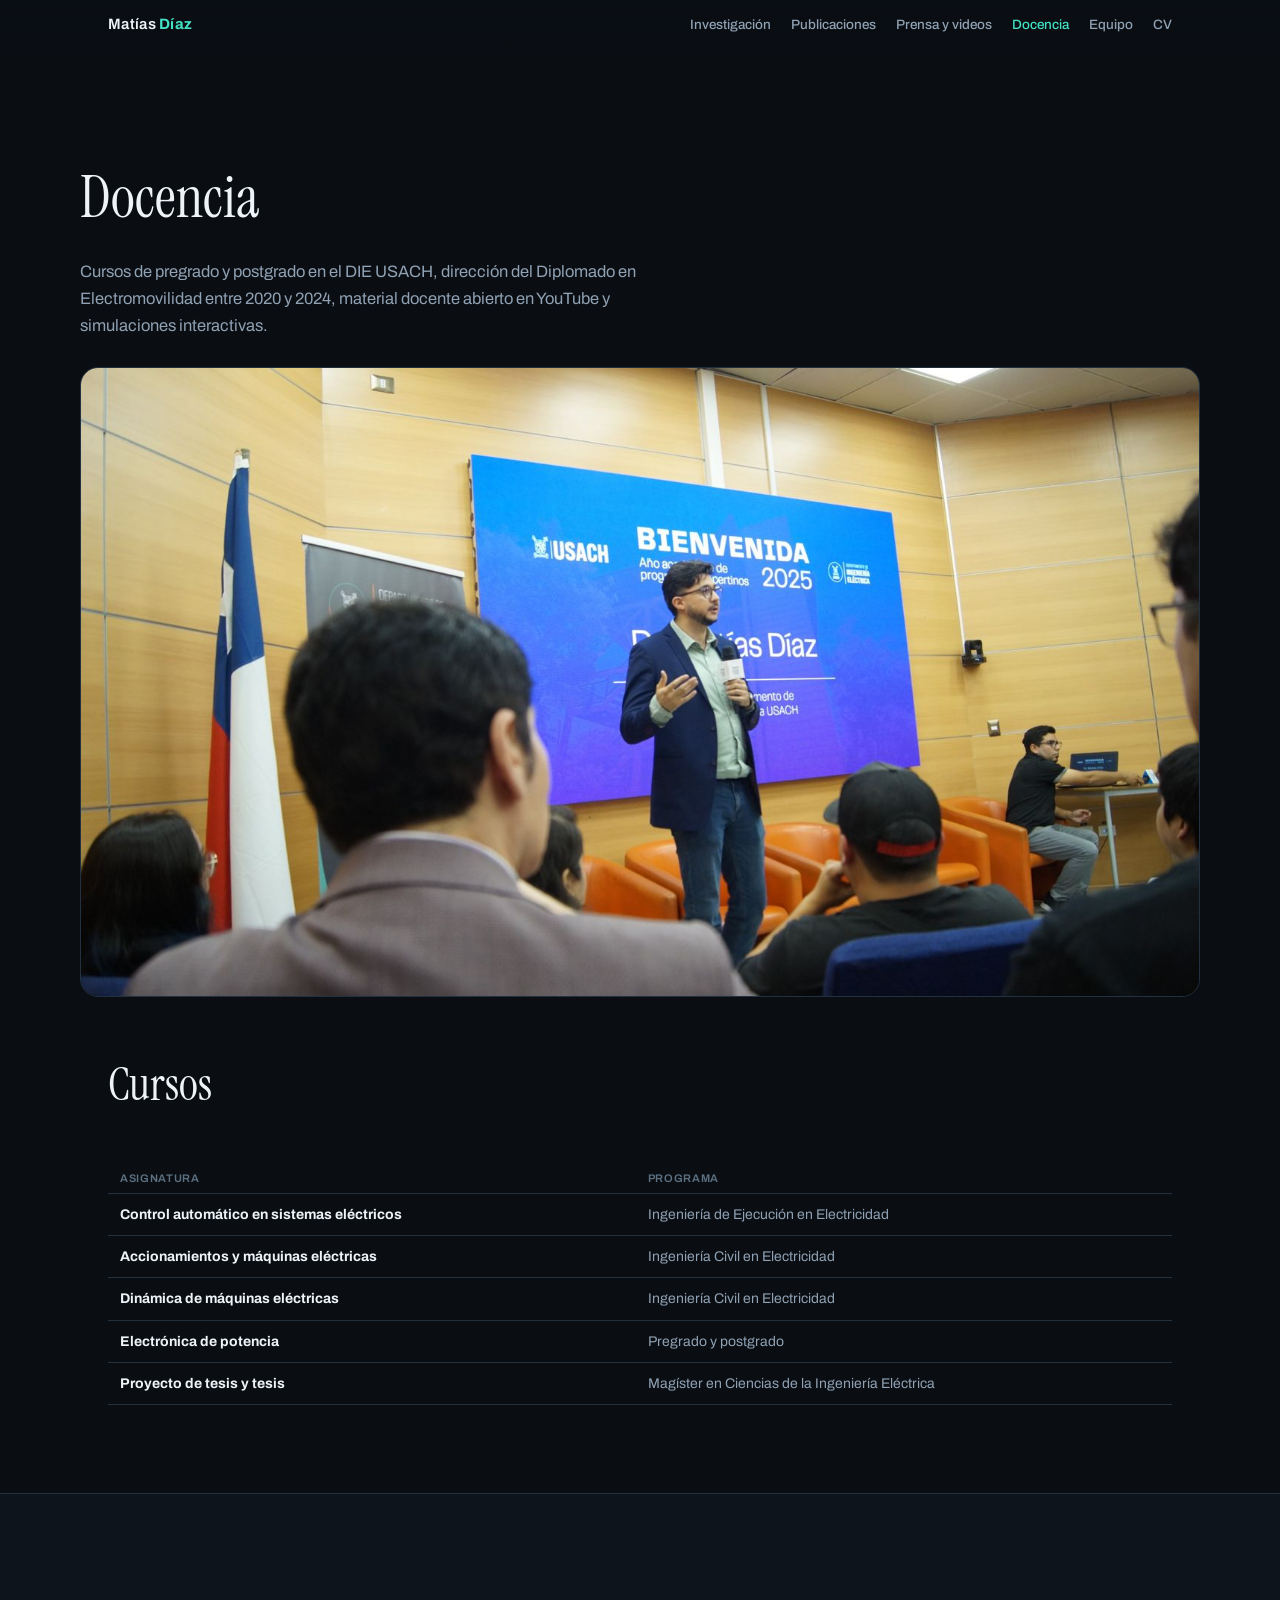
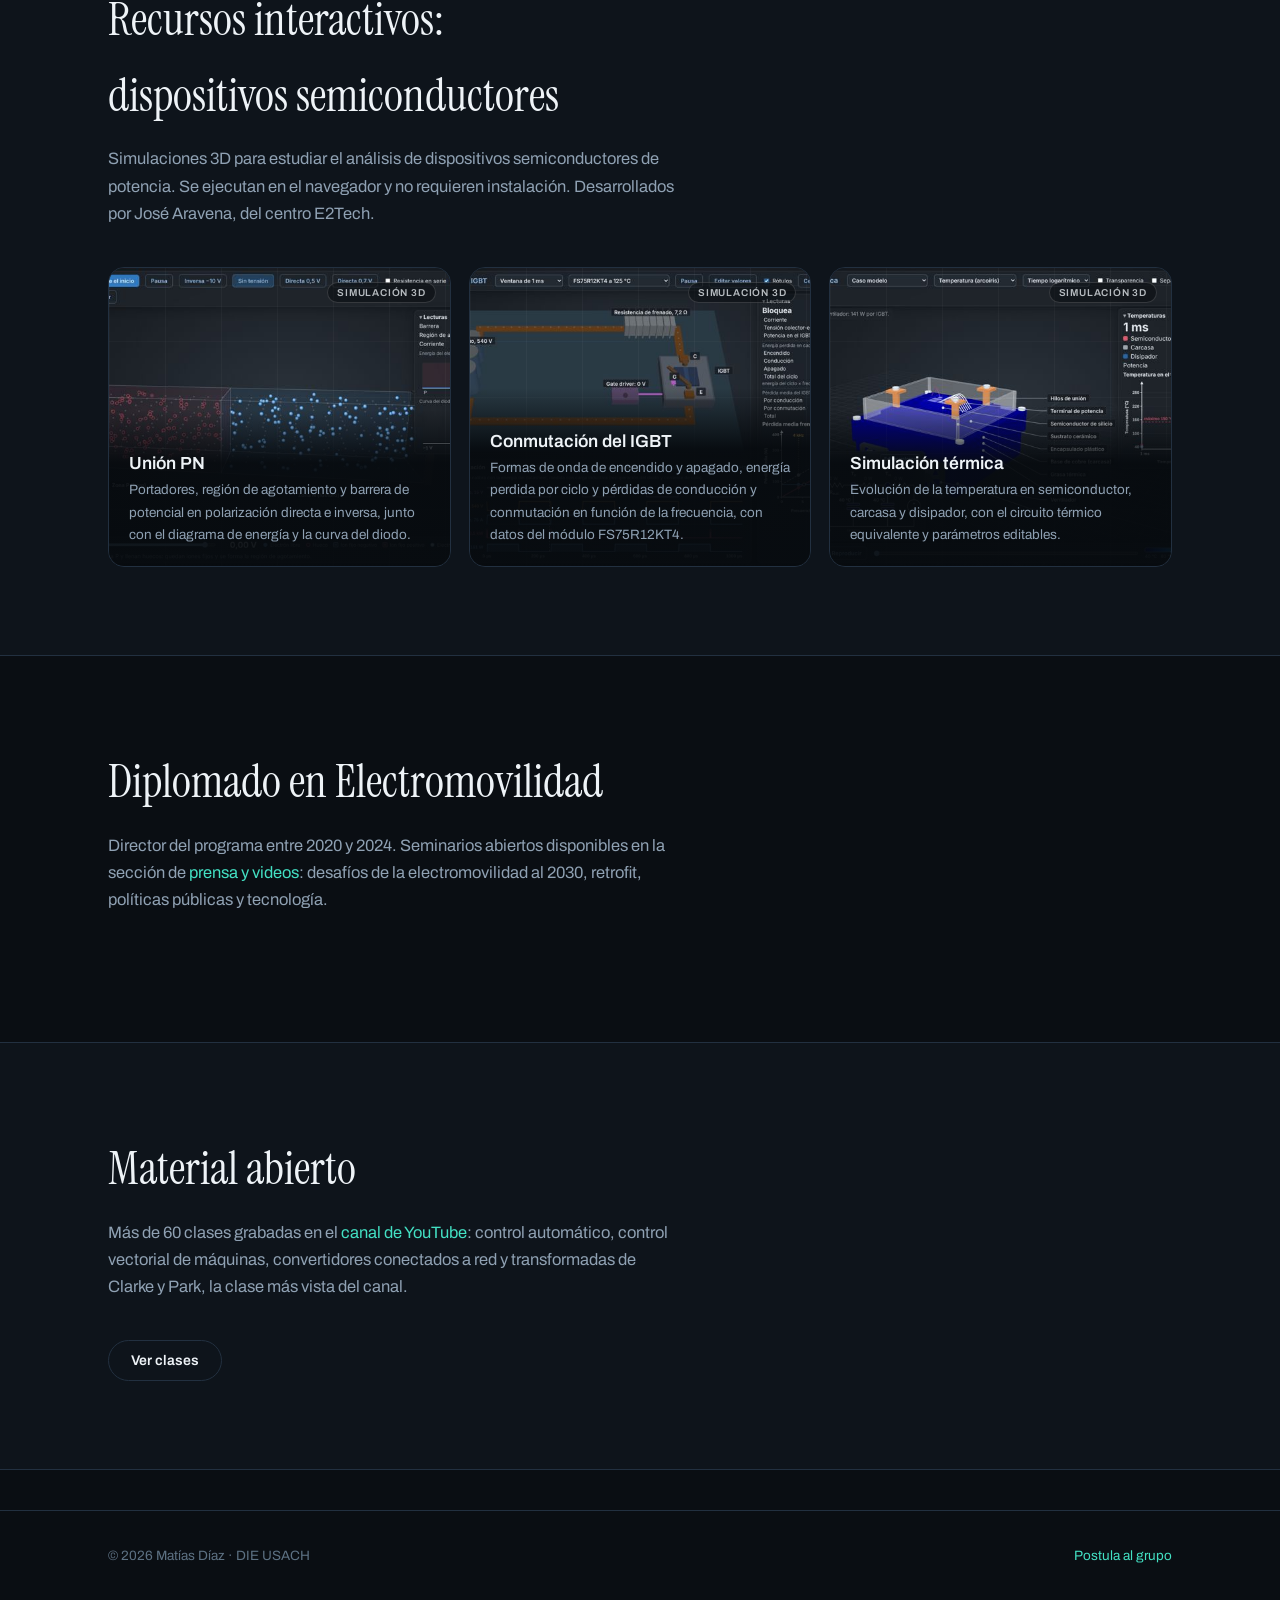
<file: docencia.html>
<!DOCTYPE html>
<html lang="es">
<head>
<meta charset="utf-8">
<meta name="viewport" content="width=device-width, initial-scale=1">
<title>Docencia · Matías Díaz</title>
<meta name="description" content="Docencia de Matías Díaz en el DIE USACH: control automático, electrónica de potencia, accionamientos y el Diplomado en Electromovilidad.">
<link rel="stylesheet" href="https://fonts.googleapis.com/css2?family=Instrument+Serif:ital@0;1&family=Archivo:wght@400;500;600;700&display=swap">
<link rel="stylesheet" href="assets/site.css">
</head>
<body>
<nav><div class="wrap">
  <a class="logo" href="index.html">Matías <b>Díaz</b></a>
  <a href="investigacion.html">Investigación</a>
  <a href="publicaciones.html">Publicaciones</a>
  <a href="prensa.html">Prensa y videos</a>
  <a class="on" href="docencia.html">Docencia</a>
  <a href="equipo.html">Equipo</a>
  <a href="cv.html">CV</a>
</div></nav>

<header class="pagehead wrap">
  <h1>Docencia</h1>
  <p>Cursos de pregrado y postgrado en el DIE USACH, dirección del Diplomado en Electromovilidad entre 2020 y 2024, material docente abierto en YouTube y simulaciones interactivas.</p>
  <img class="headfoto" style="max-width:100%;object-position:center 35%" src="assets/fotos/docencia-bienvenida.jpg" alt="Matías Díaz en la bienvenida del año académico 2025 del Departamento de Ingeniería Eléctrica, USACH" width="1500" height="843">
</header>

<section style="padding-top:40px"><div class="wrap">
  <div class="head reveal"><h2>Cursos</h2></div>
  <div class="scroll reveal"><table>
    <tr><th>Asignatura</th><th>Programa</th></tr>
    <tr><td><b>Control automático en sistemas eléctricos</b></td><td>Ingeniería de Ejecución en Electricidad</td></tr>
    <tr><td><b>Accionamientos y máquinas eléctricas</b></td><td>Ingeniería Civil en Electricidad</td></tr>
    <tr><td><b>Dinámica de máquinas eléctricas</b></td><td>Ingeniería Civil en Electricidad</td></tr>
    <tr><td><b>Electrónica de potencia</b></td><td>Pregrado y postgrado</td></tr>
    <tr><td><b>Proyecto de tesis y tesis</b></td><td>Magíster en Ciencias de la Ingeniería Eléctrica</td></tr>
  </table></div>
</div></section>

<section class="alt"><div class="wrap">
  <div class="head reveal"><h2>Recursos interactivos: dispositivos semiconductores</h2>
  <p>Simulaciones 3D para estudiar el análisis de dispositivos semiconductores de potencia. Se ejecutan en el navegador y no requieren instalación. Desarrollados por José Aravena, del centro E2Tech.</p></div>
  <div class="vgrid reveal">
    <a class="vcard res" href="recursos/union-pn.html" target="_blank" rel="noopener"><div class="img" style="background:url(assets/recursos/union-pn.jpg) center top/cover no-repeat"></div><span class="ph">Simulación 3D</span>
      <div class="txt"><h3>Unión PN</h3><p>Portadores, región de agotamiento y barrera de potencial en polarización directa e inversa, junto con el diagrama de energía y la curva del diodo.</p></div></a>
    <a class="vcard res" href="recursos/conmutacion-igbt.html" target="_blank" rel="noopener"><div class="img" style="background:url(assets/recursos/conmutacion-igbt.jpg) center top/cover no-repeat"></div><span class="ph">Simulación 3D</span>
      <div class="txt"><h3>Conmutación del IGBT</h3><p>Formas de onda de encendido y apagado, energía perdida por ciclo y pérdidas de conducción y conmutación en función de la frecuencia, con datos del módulo FS75R12KT4.</p></div></a>
    <a class="vcard res" href="recursos/simulacion-termica.html" target="_blank" rel="noopener"><div class="img" style="background:url(assets/recursos/simulacion-termica.jpg) center top/cover no-repeat"></div><span class="ph">Simulación 3D</span>
      <div class="txt"><h3>Simulación térmica</h3><p>Evolución de la temperatura en semiconductor, carcasa y disipador, con el circuito térmico equivalente y parámetros editables.</p></div></a>
  </div>
</div></section>

<section><div class="wrap">
  <div class="head reveal"><h2>Diplomado en Electromovilidad</h2>
  <p>Director del programa entre 2020 y 2024. Seminarios abiertos disponibles en la sección de <a href="prensa.html">prensa y videos</a>: desafíos de la electromovilidad al 2030, retrofit, políticas públicas y tecnología.</p></div>
</div></section>

<section class="alt"><div class="wrap">
  <div class="head reveal"><h2>Material abierto</h2>
  <p>Más de 60 clases grabadas en el <a href="https://www.youtube.com/@matiasdiazd7977" target="_blank" rel="noopener">canal de YouTube</a>: control automático, control vectorial de máquinas, convertidores conectados a red y transformadas de Clarke y Park, la clase más vista del canal.</p></div>
  <div class="cta reveal"><a class="g" href="prensa.html">Ver clases</a></div>
</div></section>

<footer><div class="wrap">
  <span>© 2026 Matías Díaz · DIE USACH</span>
  <span><a href="postula.html">Postula al grupo</a></span>
</div></footer>
<script src="assets/site.js"></script>
</body>
</html>
</file>
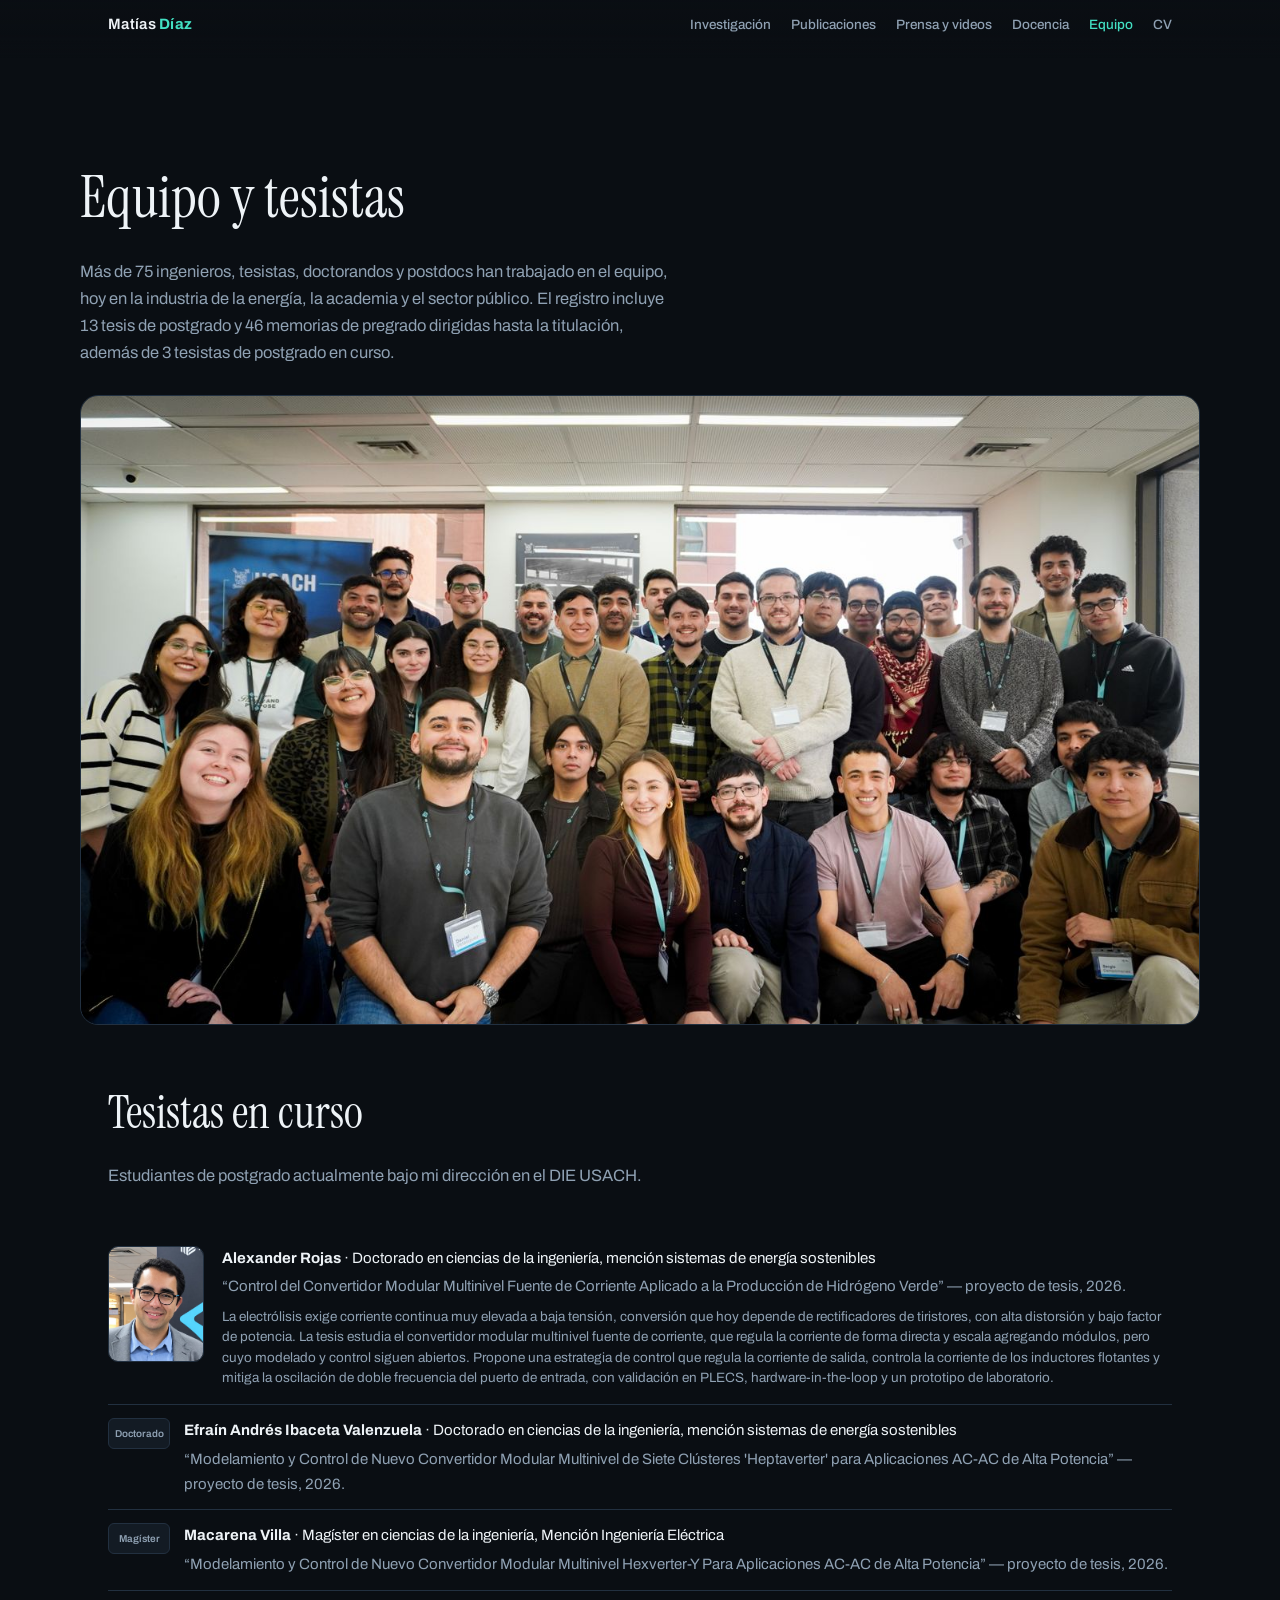
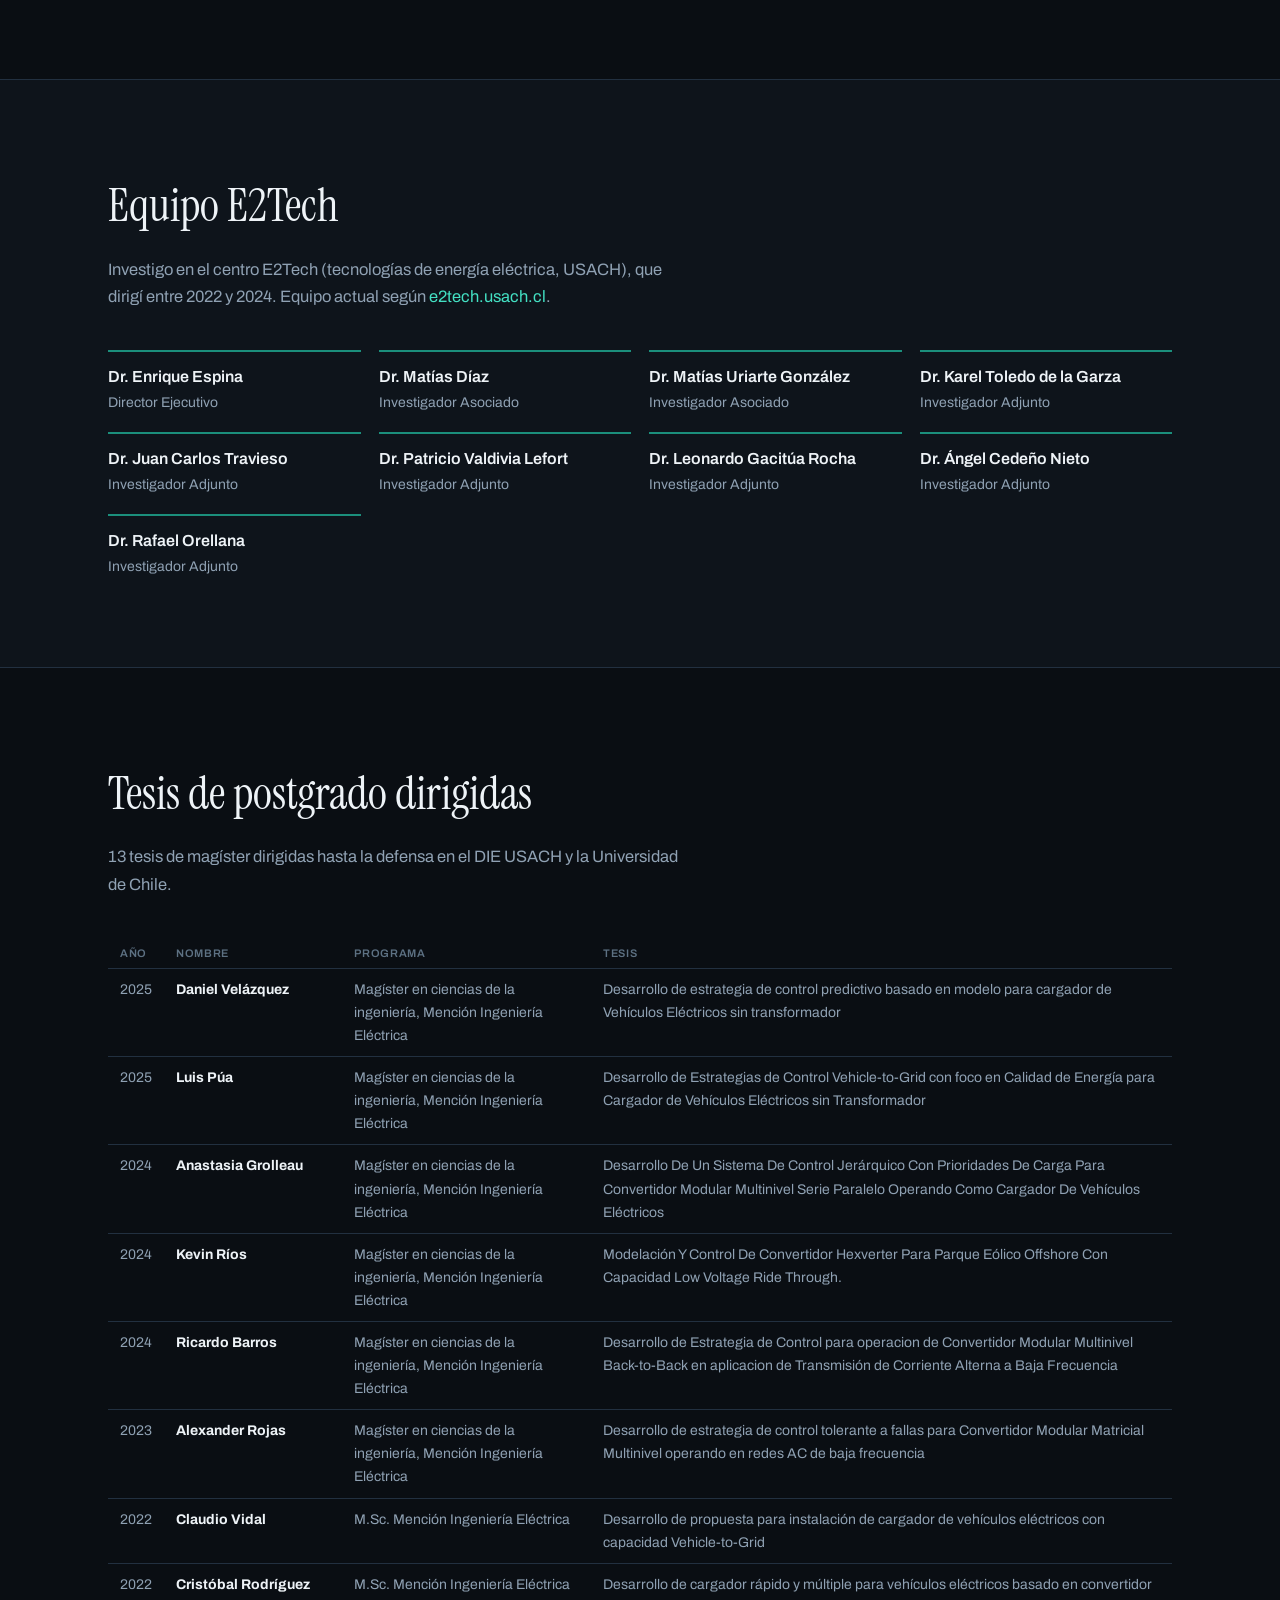
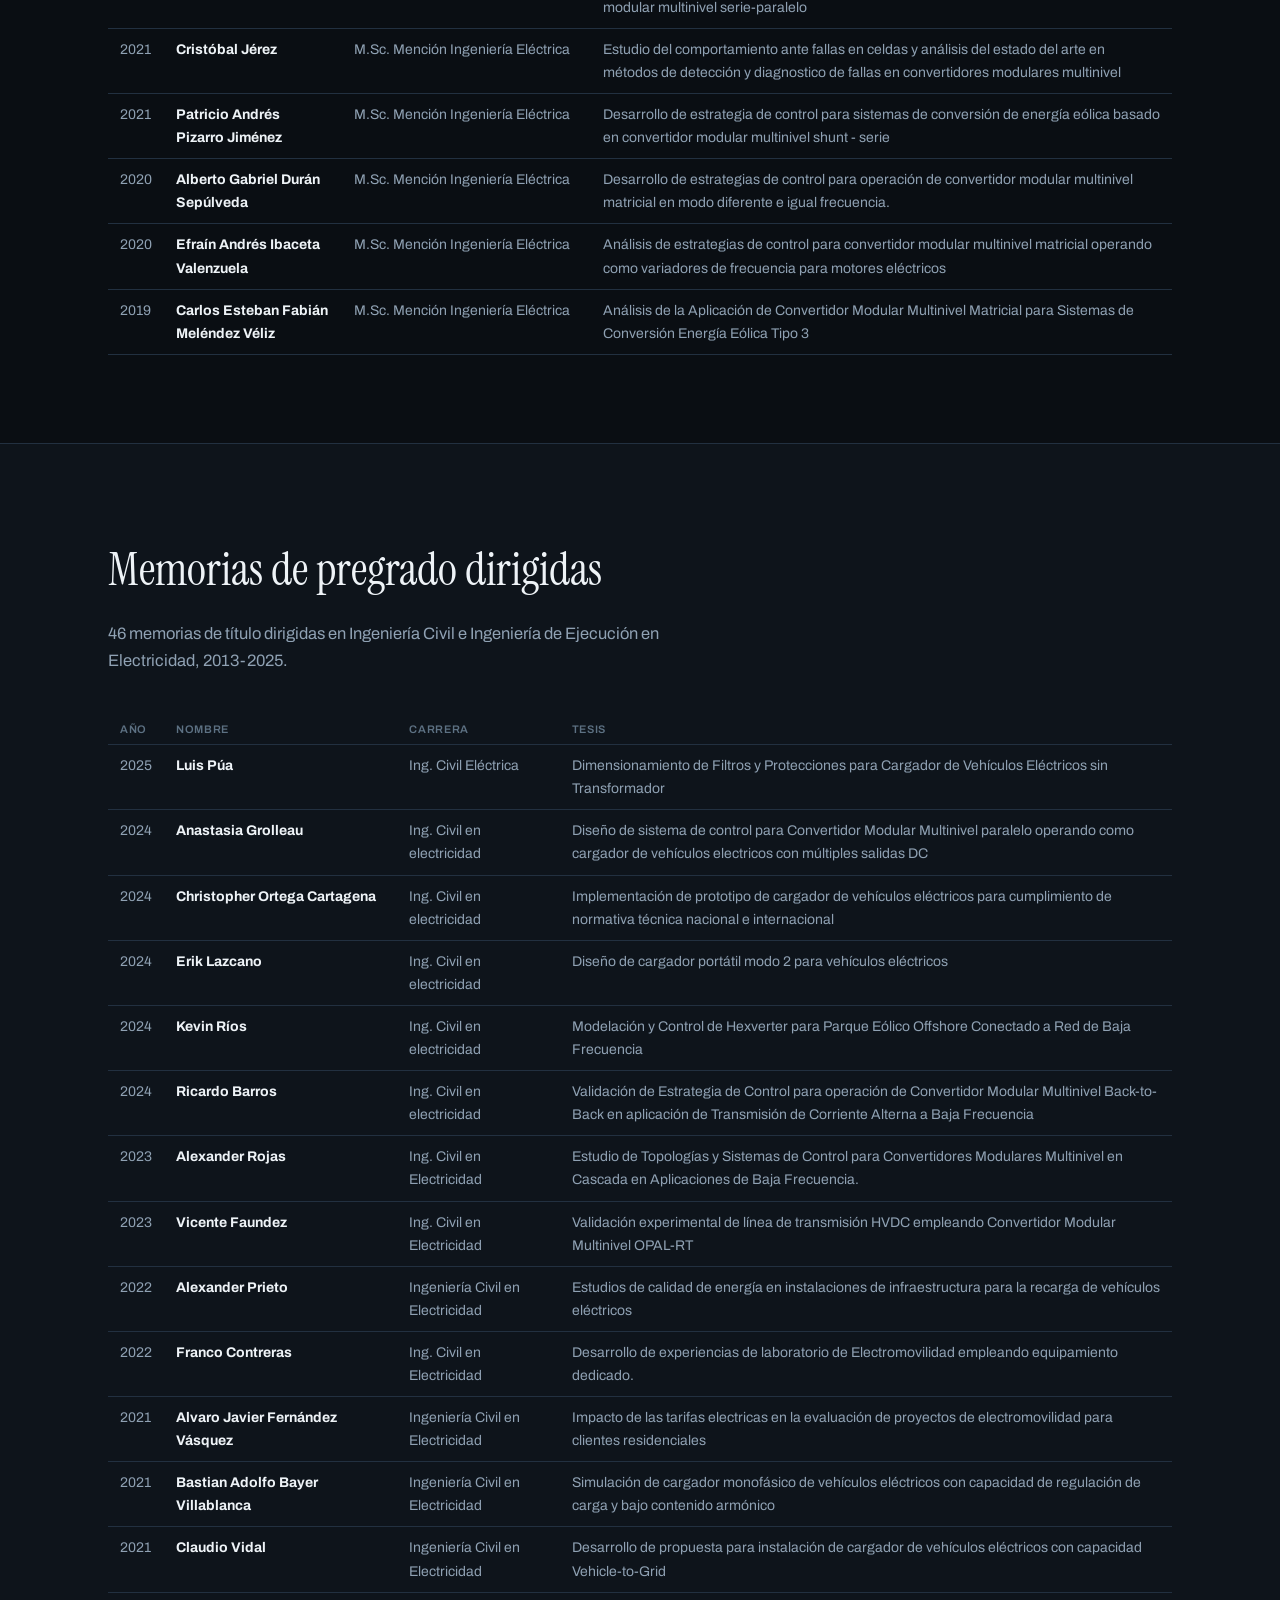
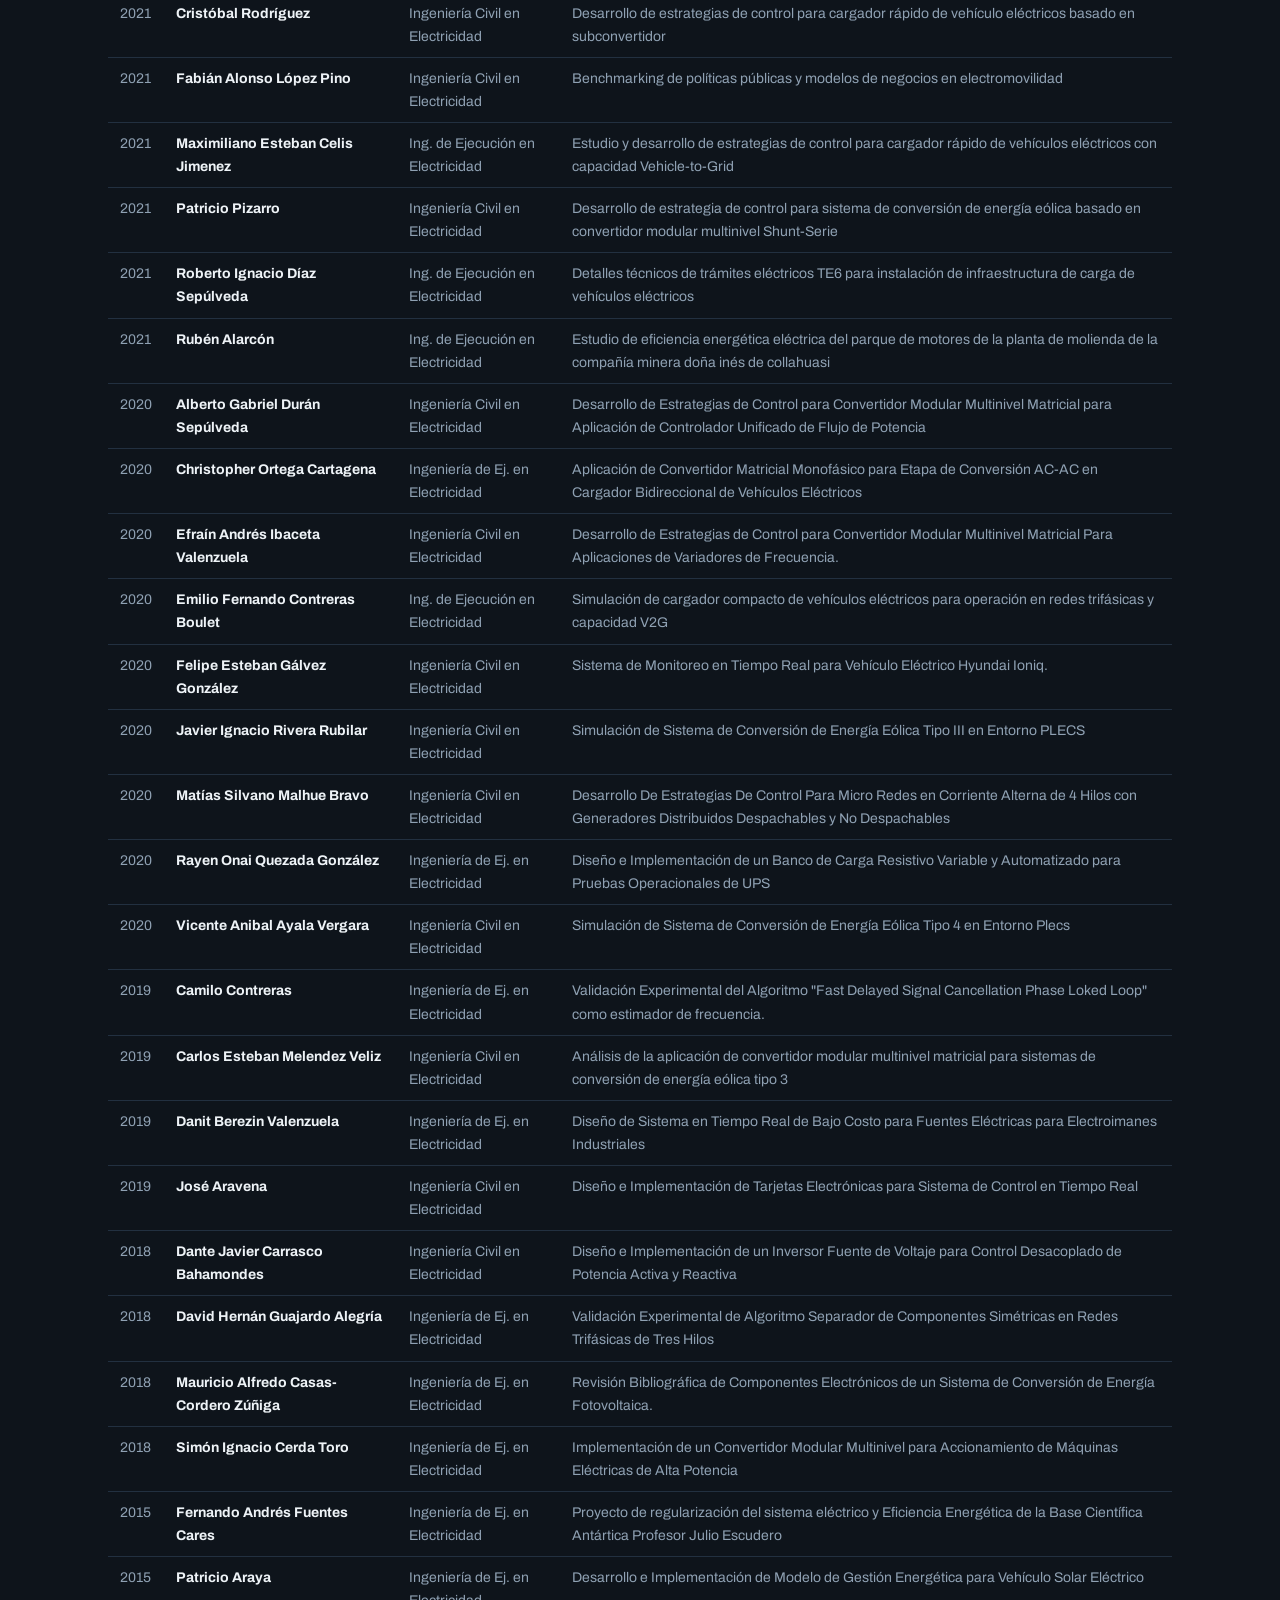
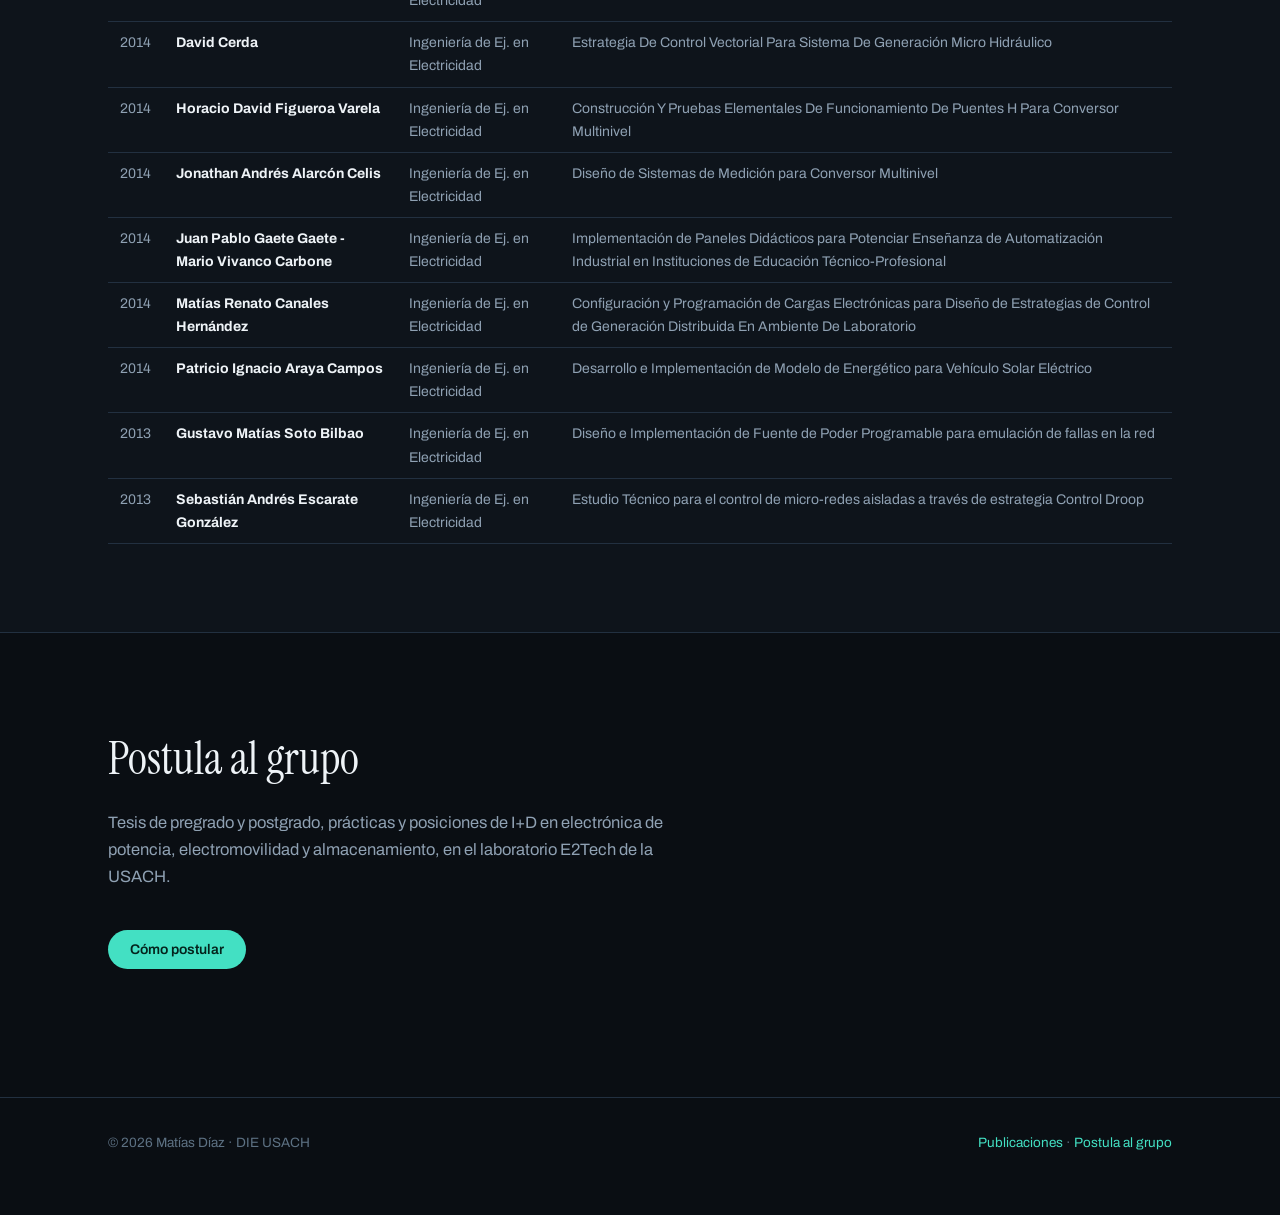
<file: equipo.html>
<!DOCTYPE html>
<html lang="es">
<head>
<meta charset="utf-8">
<meta name="viewport" content="width=device-width, initial-scale=1">
<title>Equipo · Matías Díaz</title>
<meta name="description" content="Equipo E2Tech y tesistas de postgrado y pregrado dirigidos por Matías Díaz en el DIE USACH.">
<link rel="stylesheet" href="https://fonts.googleapis.com/css2?family=Instrument+Serif:ital@0;1&family=Archivo:wght@400;500;600;700&display=swap">
<link rel="stylesheet" href="assets/site.css">
</head>
<body>
<nav><div class="wrap">
  <a class="logo" href="index.html">Matías <b>Díaz</b></a>
  <a href="investigacion.html">Investigación</a>
  <a href="publicaciones.html">Publicaciones</a>
  <a href="prensa.html">Prensa y videos</a>
  <a href="docencia.html">Docencia</a>
  <a class="on" href="equipo.html">Equipo</a>
  <a href="cv.html">CV</a>
</div></nav>

<header class="pagehead wrap">
  <h1>Equipo y tesistas</h1>
  <p>Más de 75 ingenieros, tesistas, doctorandos y postdocs han trabajado en el equipo, hoy en la industria de la energía, la academia y el sector público. El registro incluye 13 tesis de postgrado y 46 memorias de pregrado dirigidas hasta la titulación, además de 3 tesistas de postgrado en curso.</p>
  <img class="headfoto" style="max-width:100%;object-position:center" src="assets/fotos/equipo-e2tech.jpg" alt="Equipo del centro E2Tech, USACH" width="1400" height="788">
</header>

<section style="padding-top:40px"><div class="wrap">
  <div class="head reveal"><h2>Tesistas en curso</h2>
  <p>Estudiantes de postgrado actualmente bajo mi dirección en el DIE USACH.</p></div>
  <div class="tesista">
    <img src="assets/fotos/tesista-alexander-rojas.jpg" alt="Alexander Rojas" width="400" height="480" loading="lazy">
    <div><p><b>Alexander Rojas</b> · Doctorado en ciencias de la ingeniería, mención sistemas de energía sostenibles</p>
    <p class="tit">“Control del Convertidor Modular Multinivel Fuente de Corriente Aplicado a la Producción de Hidrógeno Verde” — proyecto de tesis, 2026.</p>
    <p class="res">La electrólisis exige corriente continua muy elevada a baja tensión, conversión que hoy depende de rectificadores de tiristores, con alta distorsión y bajo factor de potencia. La tesis estudia el convertidor modular multinivel fuente de corriente, que regula la corriente de forma directa y escala agregando módulos, pero cuyo modelado y control siguen abiertos. Propone una estrategia de control que regula la corriente de salida, controla la corriente de los inductores flotantes y mitiga la oscilación de doble frecuencia del puerto de entrada, con validación en PLECS, hardware-in-the-loop y un prototipo de laboratorio.</p></div>
  </div>
  <div class="pub"><div class="thumb">Doctorado</div>
  <div><p><b>Efraín Andrés Ibaceta Valenzuela</b> · Doctorado en ciencias de la ingeniería, mención sistemas de energía sostenibles</p>
  <p style="color:var(--muted);margin-top:4px">“Modelamiento y Control de Nuevo Convertidor Modular Multinivel de Siete Clústeres 'Heptaverter' para Aplicaciones AC-AC de Alta Potencia” — proyecto de tesis, 2026.</p></div></div>
  <div class="pub"><div class="thumb">Magíster</div>
  <div><p><b>Macarena Villa</b> · Magíster en ciencias de la ingeniería, Mención Ingeniería Eléctrica</p>
  <p style="color:var(--muted);margin-top:4px">“Modelamiento y Control de Nuevo Convertidor Modular Multinivel Hexverter-Y Para Aplicaciones AC-AC de Alta Potencia” — proyecto de tesis, 2026.</p></div></div>
</div></section>

<section class="alt"><div class="wrap">
  <div class="head reveal"><h2>Equipo E2Tech</h2>
  <p>Investigo en el centro E2Tech (tecnologías de energía eléctrica, USACH), que dirigí entre 2022 y 2024. Equipo actual según <a href="https://e2tech.usach.cl/nosotros/" target="_blank" rel="noopener">e2tech.usach.cl</a>.</p></div>
  <div class="eco reveal">
    <div><h3>Dr. Enrique Espina</h3><p>Director Ejecutivo</p></div>
    <div><h3>Dr. Matías Díaz</h3><p>Investigador Asociado</p></div>
    <div><h3>Dr. Matías Uriarte González</h3><p>Investigador Asociado</p></div>
    <div><h3>Dr. Karel Toledo de la Garza</h3><p>Investigador Adjunto</p></div>
    <div><h3>Dr. Juan Carlos Travieso</h3><p>Investigador Adjunto</p></div>
    <div><h3>Dr. Patricio Valdivia Lefort</h3><p>Investigador Adjunto</p></div>
    <div><h3>Dr. Leonardo Gacitúa Rocha</h3><p>Investigador Adjunto</p></div>
    <div><h3>Dr. Ángel Cedeño Nieto</h3><p>Investigador Adjunto</p></div>
    <div><h3>Dr. Rafael Orellana</h3><p>Investigador Adjunto</p></div>
  </div>
</div></section>

<section><div class="wrap">
  <div class="head reveal"><h2>Tesis de postgrado dirigidas</h2>
  <p>13 tesis de magíster dirigidas hasta la defensa en el DIE USACH y la Universidad de Chile.</p></div>
<div class="scroll"><table>
<tr><th>Año</th><th>Nombre</th><th>Programa</th><th>Tesis</th></tr>
<tr><td>2025</td><td><b>Daniel Velázquez</b></td><td>Magíster en ciencias de la ingeniería, Mención Ingeniería Eléctrica</td><td>Desarrollo de estrategia de control predictivo basado en modelo para cargador de Vehículos Eléctricos sin transformador</td></tr>
<tr><td>2025</td><td><b>Luis Púa</b></td><td>Magíster en ciencias de la ingeniería, Mención Ingeniería Eléctrica</td><td>Desarrollo de Estrategias de Control Vehicle-to-Grid con foco en Calidad de Energía para Cargador de Vehículos Eléctricos sin Transformador</td></tr>
<tr><td>2024</td><td><b>Anastasia Grolleau</b></td><td>Magíster en ciencias de la ingeniería, Mención Ingeniería Eléctrica</td><td>Desarrollo De Un Sistema De Control Jerárquico Con Prioridades De Carga Para Convertidor Modular Multinivel Serie Paralelo Operando Como Cargador De Vehículos Eléctricos</td></tr>
<tr><td>2024</td><td><b>Kevin Ríos</b></td><td>Magíster en ciencias de la ingeniería, Mención Ingeniería Eléctrica</td><td>Modelación Y Control De Convertidor Hexverter Para Parque Eólico Offshore Con Capacidad Low Voltage Ride Through.</td></tr>
<tr><td>2024</td><td><b>Ricardo Barros</b></td><td>Magíster en ciencias de la ingeniería, Mención Ingeniería Eléctrica</td><td>Desarrollo de Estrategia de Control para operacion de Convertidor Modular Multinivel Back-to-Back en aplicacion de Transmisión de Corriente Alterna a Baja Frecuencia</td></tr>
<tr><td>2023</td><td><b>Alexander Rojas</b></td><td>Magíster en ciencias de la ingeniería, Mención Ingeniería Eléctrica</td><td>Desarrollo de estrategia de control tolerante a fallas para Convertidor Modular Matricial Multinivel operando en redes AC de baja frecuencia</td></tr>
<tr><td>2022</td><td><b>Claudio Vidal</b></td><td>M.Sc. Mención Ingeniería Eléctrica</td><td>Desarrollo de propuesta para instalación de cargador de vehículos eléctricos con capacidad Vehicle-to-Grid</td></tr>
<tr><td>2022</td><td><b>Cristóbal Rodríguez</b></td><td>M.Sc. Mención Ingeniería Eléctrica</td><td>Desarrollo de cargador rápido y múltiple para vehículos eléctricos basado en convertidor modular multinivel serie-paralelo</td></tr>
<tr><td>2021</td><td><b>Cristóbal Jérez</b></td><td>M.Sc. Mención Ingeniería Eléctrica</td><td>Estudio del comportamiento ante fallas en celdas y análisis del estado del arte en métodos de detección y diagnostico de fallas en convertidores modulares multinivel</td></tr>
<tr><td>2021</td><td><b>Patricio Andrés Pizarro Jiménez</b></td><td>M.Sc. Mención Ingeniería Eléctrica</td><td>Desarrollo de estrategia de control para sistemas de conversión de energía eólica basado en convertidor modular multinivel shunt - serie</td></tr>
<tr><td>2020</td><td><b>Alberto Gabriel Durán Sepúlveda</b></td><td>M.Sc. Mención Ingeniería Eléctrica</td><td>Desarrollo de estrategias de control para operación de convertidor modular multinivel matricial en modo diferente e igual frecuencia.</td></tr>
<tr><td>2020</td><td><b>Efraín Andrés Ibaceta Valenzuela</b></td><td>M.Sc. Mención Ingeniería Eléctrica</td><td>Análisis de estrategias de control para convertidor modular multinivel matricial operando como variadores de frecuencia para motores eléctricos</td></tr>
<tr><td>2019</td><td><b>Carlos Esteban Fabián Meléndez Véliz</b></td><td>M.Sc. Mención Ingeniería Eléctrica</td><td>Análisis de la Aplicación de Convertidor Modular Multinivel Matricial para Sistemas de Conversión Energía Eólica Tipo 3</td></tr>
</table></div>
</div></section>

<section class="alt"><div class="wrap">
  <div class="head reveal"><h2>Memorias de pregrado dirigidas</h2>
  <p>46 memorias de título dirigidas en Ingeniería Civil e Ingeniería de Ejecución en Electricidad, 2013-2025.</p></div>
<div class="scroll"><table>
<tr><th>Año</th><th>Nombre</th><th>Carrera</th><th>Tesis</th></tr>
<tr><td>2025</td><td><b>Luis Púa</b></td><td>Ing. Civil Eléctrica</td><td>Dimensionamiento de Filtros y Protecciones para Cargador de Vehículos Eléctricos sin Transformador</td></tr>
<tr><td>2024</td><td><b>Anastasia Grolleau</b></td><td>Ing. Civil en electricidad</td><td>Diseño de sistema de control para Convertidor Modular Multinivel paralelo operando como cargador de vehículos electricos con múltiples salidas DC</td></tr>
<tr><td>2024</td><td><b>Christopher Ortega Cartagena</b></td><td>Ing. Civil en electricidad</td><td>Implementación de prototipo de cargador de vehículos eléctricos para cumplimiento de normativa técnica nacional e internacional</td></tr>
<tr><td>2024</td><td><b>Erik Lazcano</b></td><td>Ing. Civil en electricidad</td><td>Diseño de cargador portátil modo 2 para vehículos eléctricos</td></tr>
<tr><td>2024</td><td><b>Kevin Ríos</b></td><td>Ing. Civil en electricidad</td><td>Modelación y Control de Hexverter para Parque Eólico Offshore Conectado a Red de Baja Frecuencia</td></tr>
<tr><td>2024</td><td><b>Ricardo Barros</b></td><td>Ing. Civil en electricidad</td><td>Validación de Estrategia de Control para operación de Convertidor Modular Multinivel Back-to-Back en aplicación de Transmisión de Corriente Alterna a Baja Frecuencia</td></tr>
<tr><td>2023</td><td><b>Alexander Rojas</b></td><td>Ing. Civil en Electricidad</td><td>Estudio de Topologías y Sistemas de Control para Convertidores Modulares Multinivel en Cascada en Aplicaciones de Baja Frecuencia.</td></tr>
<tr><td>2023</td><td><b>Vicente Faundez</b></td><td>Ing. Civil en Electricidad</td><td>Validación experimental de línea de transmisión HVDC empleando Convertidor Modular Multinivel OPAL-RT</td></tr>
<tr><td>2022</td><td><b>Alexander Prieto</b></td><td>Ingeniería Civil en Electricidad</td><td>Estudios de calidad de energía en instalaciones de infraestructura para la recarga de vehículos eléctricos</td></tr>
<tr><td>2022</td><td><b>Franco Contreras</b></td><td>Ing. Civil en Electricidad</td><td>Desarrollo de experiencias de laboratorio de Electromovilidad empleando equipamiento dedicado.</td></tr>
<tr><td>2021</td><td><b>Alvaro Javier Fernández Vásquez</b></td><td>Ingeniería Civil en Electricidad</td><td>Impacto de las tarifas electricas en la evaluación de proyectos de electromovilidad para clientes residenciales</td></tr>
<tr><td>2021</td><td><b>Bastian Adolfo Bayer Villablanca</b></td><td>Ingeniería Civil en Electricidad</td><td>Simulación de cargador monofásico de vehículos eléctricos con capacidad de regulación de carga y bajo contenido armónico</td></tr>
<tr><td>2021</td><td><b>Claudio Vidal</b></td><td>Ingeniería Civil en Electricidad</td><td>Desarrollo de propuesta para instalación de cargador de vehículos eléctricos con capacidad Vehicle-to-Grid</td></tr>
<tr><td>2021</td><td><b>Cristóbal Rodríguez</b></td><td>Ingeniería Civil en Electricidad</td><td>Desarrollo de estrategias de control para cargador rápido de vehículo eléctricos basado en subconvertidor</td></tr>
<tr><td>2021</td><td><b>Fabián Alonso López Pino</b></td><td>Ingeniería Civil en Electricidad</td><td>Benchmarking de políticas públicas y modelos de negocios en electromovilidad</td></tr>
<tr><td>2021</td><td><b>Maximiliano Esteban Celis Jimenez</b></td><td>Ing. de Ejecución en Electricidad</td><td>Estudio y desarrollo de estrategias de control para cargador rápido de vehículos eléctricos con capacidad Vehicle-to-Grid</td></tr>
<tr><td>2021</td><td><b>Patricio Pizarro</b></td><td>Ingeniería Civil en Electricidad</td><td>Desarrollo de estrategia de control para sistema de conversión de energía eólica basado en convertidor modular multinivel Shunt-Serie</td></tr>
<tr><td>2021</td><td><b>Roberto Ignacio Díaz Sepúlveda</b></td><td>Ing. de Ejecución en Electricidad</td><td>Detalles técnicos de trámites eléctricos TE6 para instalación de infraestructura de carga de vehículos eléctricos</td></tr>
<tr><td>2021</td><td><b>Rubén Alarcón</b></td><td>Ing. de Ejecución en Electricidad</td><td>Estudio de eficiencia energética eléctrica del parque de motores de la planta de molienda de la compañía minera doña inés de collahuasi</td></tr>
<tr><td>2020</td><td><b>Alberto Gabriel Durán Sepúlveda</b></td><td>Ingeniería Civil en Electricidad</td><td>Desarrollo de Estrategias de Control para Convertidor Modular Multinivel Matricial para Aplicación de Controlador Unificado de Flujo de Potencia</td></tr>
<tr><td>2020</td><td><b>Christopher Ortega Cartagena</b></td><td>Ingeniería de Ej. en Electricidad</td><td>Aplicación de Convertidor Matricial Monofásico para Etapa de Conversión AC-AC en Cargador Bidireccional de Vehículos Eléctricos</td></tr>
<tr><td>2020</td><td><b>Efraín Andrés Ibaceta Valenzuela</b></td><td>Ingeniería Civil en Electricidad</td><td>Desarrollo de Estrategias de Control para Convertidor Modular Multinivel Matricial Para Aplicaciones de Variadores de Frecuencia.</td></tr>
<tr><td>2020</td><td><b>Emilio Fernando Contreras Boulet</b></td><td>Ing. de Ejecución en Electricidad</td><td>Simulación de cargador compacto de vehículos eléctricos para operación en redes trifásicas y capacidad V2G</td></tr>
<tr><td>2020</td><td><b>Felipe Esteban Gálvez González</b></td><td>Ingeniería Civil en Electricidad</td><td>Sistema de Monitoreo en Tiempo Real para Vehículo Eléctrico Hyundai Ioniq.</td></tr>
<tr><td>2020</td><td><b>Javier Ignacio Rivera Rubilar</b></td><td>Ingeniería Civil en Electricidad</td><td>Simulación de Sistema de Conversión de Energía Eólica Tipo III en Entorno PLECS</td></tr>
<tr><td>2020</td><td><b>Matías Silvano Malhue Bravo</b></td><td>Ingeniería Civil en Electricidad</td><td>Desarrollo De Estrategias De Control Para Micro Redes en Corriente Alterna de 4 Hilos con Generadores Distribuidos Despachables y No Despachables</td></tr>
<tr><td>2020</td><td><b>Rayen Onai Quezada González</b></td><td>Ingeniería de Ej. en Electricidad</td><td>Diseño e Implementación de un Banco de Carga Resistivo Variable y Automatizado para Pruebas Operacionales de UPS</td></tr>
<tr><td>2020</td><td><b>Vicente Anibal Ayala Vergara</b></td><td>Ingeniería Civil en Electricidad</td><td>Simulación de Sistema de Conversión de Energía Eólica Tipo 4 en Entorno Plecs</td></tr>
<tr><td>2019</td><td><b>Camilo Contreras</b></td><td>Ingeniería de Ej. en Electricidad</td><td>Validación Experimental del Algoritmo "Fast Delayed Signal Cancellation Phase Loked Loop" como estimador de frecuencia.</td></tr>
<tr><td>2019</td><td><b>Carlos Esteban Melendez Veliz</b></td><td>Ingeniería Civil en Electricidad</td><td>Análisis de la aplicación de convertidor modular multinivel matricial para sistemas de conversión de energía eólica tipo 3</td></tr>
<tr><td>2019</td><td><b>Danit Berezin Valenzuela</b></td><td>Ingeniería de Ej. en Electricidad</td><td>Diseño de Sistema en Tiempo Real de Bajo Costo para Fuentes Eléctricas para Electroimanes Industriales</td></tr>
<tr><td>2019</td><td><b>José Aravena</b></td><td>Ingeniería Civil en Electricidad</td><td>Diseño e Implementación de Tarjetas Electrónicas para Sistema de Control en Tiempo Real</td></tr>
<tr><td>2018</td><td><b>Dante Javier Carrasco Bahamondes</b></td><td>Ingeniería Civil en Electricidad</td><td>Diseño e Implementación de un Inversor Fuente de Voltaje para Control Desacoplado de Potencia Activa y Reactiva</td></tr>
<tr><td>2018</td><td><b>David Hernán Guajardo Alegría</b></td><td>Ingeniería de Ej. en Electricidad</td><td>Validación Experimental de Algoritmo Separador de Componentes Simétricas en Redes Trifásicas de Tres Hilos</td></tr>
<tr><td>2018</td><td><b>Mauricio Alfredo Casas-Cordero Zúñiga</b></td><td>Ingeniería de Ej. en Electricidad</td><td>Revisión Bibliográfica de Componentes Electrónicos de un Sistema de Conversión de Energía Fotovoltaica.</td></tr>
<tr><td>2018</td><td><b>Simón Ignacio Cerda Toro</b></td><td>Ingeniería de Ej. en Electricidad</td><td>Implementación de un Convertidor Modular Multinivel para Accionamiento de Máquinas Eléctricas de Alta Potencia</td></tr>
<tr><td>2015</td><td><b>Fernando Andrés Fuentes Cares</b></td><td>Ingeniería de Ej. en Electricidad</td><td>Proyecto de regularización del sistema eléctrico y Eficiencia Energética de la Base Científica Antártica Profesor Julio Escudero</td></tr>
<tr><td>2015</td><td><b>Patricio Araya</b></td><td>Ingeniería de Ej. en Electricidad</td><td>Desarrollo e Implementación de Modelo de Gestión Energética para Vehículo Solar Eléctrico</td></tr>
<tr><td>2014</td><td><b>David Cerda</b></td><td>Ingeniería de Ej. en Electricidad</td><td>Estrategia De Control Vectorial Para Sistema De Generación Micro Hidráulico</td></tr>
<tr><td>2014</td><td><b>Horacio David Figueroa Varela</b></td><td>Ingeniería de Ej. en Electricidad</td><td>Construcción Y Pruebas Elementales De Funcionamiento De Puentes H Para Conversor Multinivel</td></tr>
<tr><td>2014</td><td><b>Jonathan Andrés Alarcón Celis</b></td><td>Ingeniería de Ej. en Electricidad</td><td>Diseño de Sistemas de Medición para Conversor Multinivel</td></tr>
<tr><td>2014</td><td><b>Juan Pablo Gaete Gaete - Mario Vivanco Carbone</b></td><td>Ingeniería de Ej. en Electricidad</td><td>Implementación de Paneles Didácticos para Potenciar Enseñanza de Automatización Industrial en Instituciones de Educación Técnico-Profesional</td></tr>
<tr><td>2014</td><td><b>Matías Renato Canales Hernández</b></td><td>Ingeniería de Ej. en Electricidad</td><td>Configuración y Programación de Cargas Electrónicas para Diseño de Estrategias de Control de Generación Distribuida En Ambiente De Laboratorio</td></tr>
<tr><td>2014</td><td><b>Patricio Ignacio Araya Campos</b></td><td>Ingeniería de Ej. en Electricidad</td><td>Desarrollo e Implementación de Modelo de Energético para Vehículo Solar Eléctrico</td></tr>
<tr><td>2013</td><td><b>Gustavo Matías Soto Bilbao</b></td><td>Ingeniería de Ej. en Electricidad</td><td>Diseño e Implementación de Fuente de Poder Programable para emulación de fallas en la red</td></tr>
<tr><td>2013</td><td><b>Sebastián Andrés Escarate González</b></td><td>Ingeniería de Ej. en Electricidad</td><td>Estudio Técnico para el control de micro-redes aisladas a través de estrategia Control Droop</td></tr>
</table></div>
</div></section>

<section><div class="wrap">
  <div class="head reveal"><h2>Postula al grupo</h2>
  <p>Tesis de pregrado y postgrado, prácticas y posiciones de I+D en electrónica de potencia, electromovilidad y almacenamiento, en el laboratorio E2Tech de la USACH.</p></div>
  <div class="cta reveal"><a class="p" href="postula.html">Cómo postular</a></div>
</div></section>

<footer><div class="wrap">
  <span>© 2026 Matías Díaz · DIE USACH</span>
  <span><a href="publicaciones.html">Publicaciones</a> · <a href="postula.html">Postula al grupo</a></span>
</div></footer>
<script src="assets/site.js"></script>
</body>
</html>
</file>
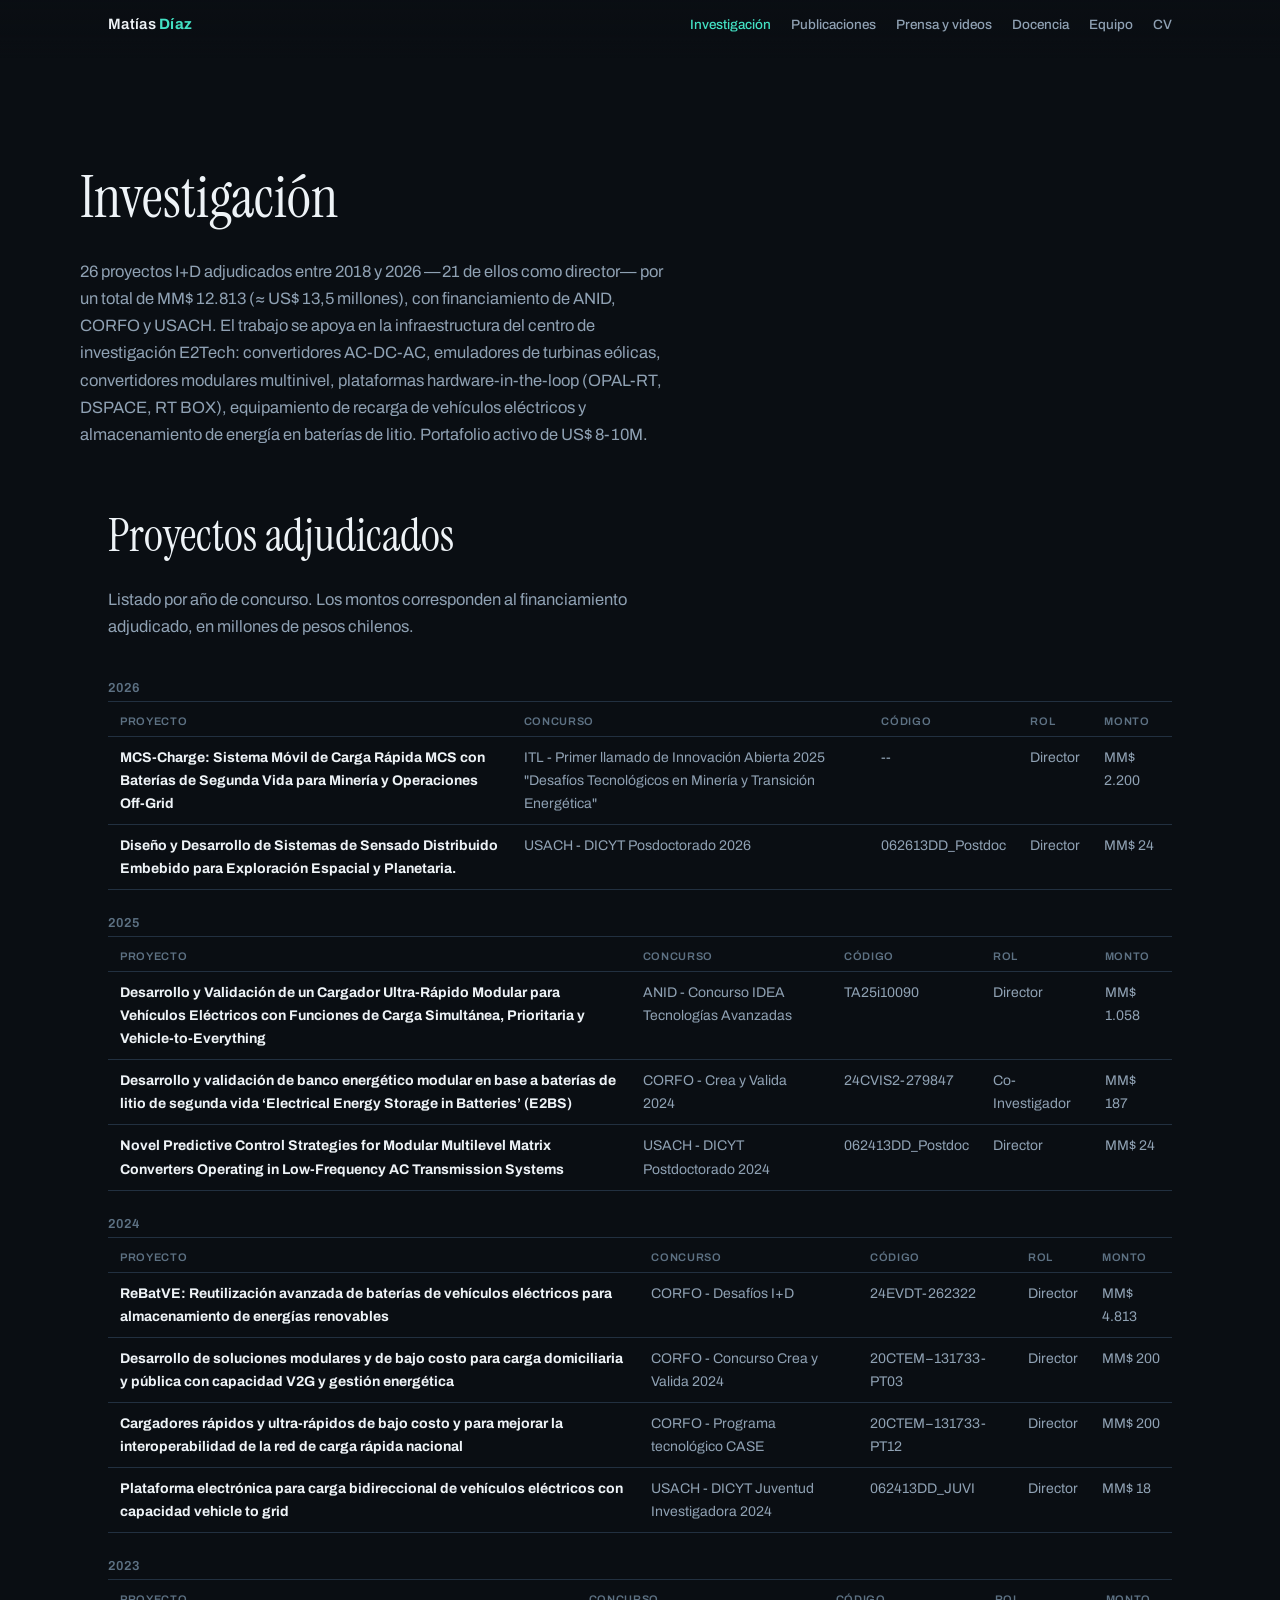
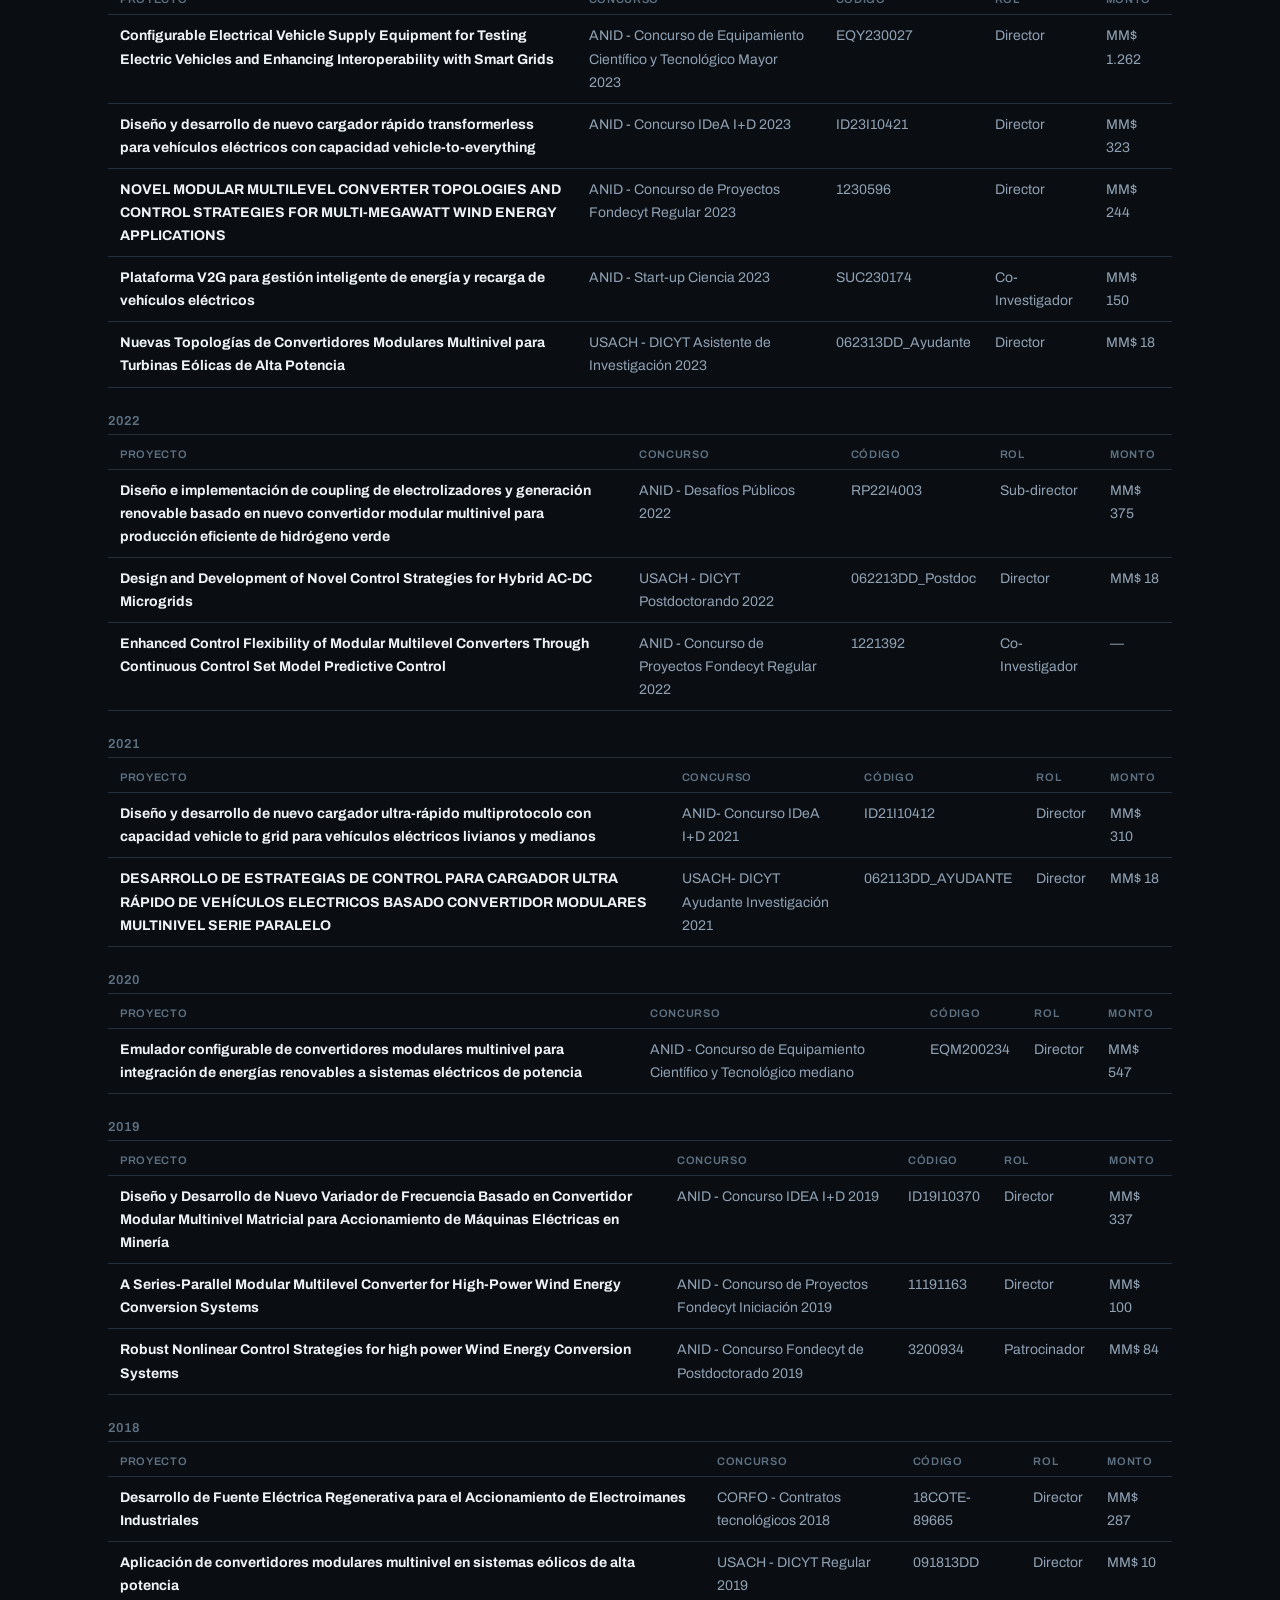
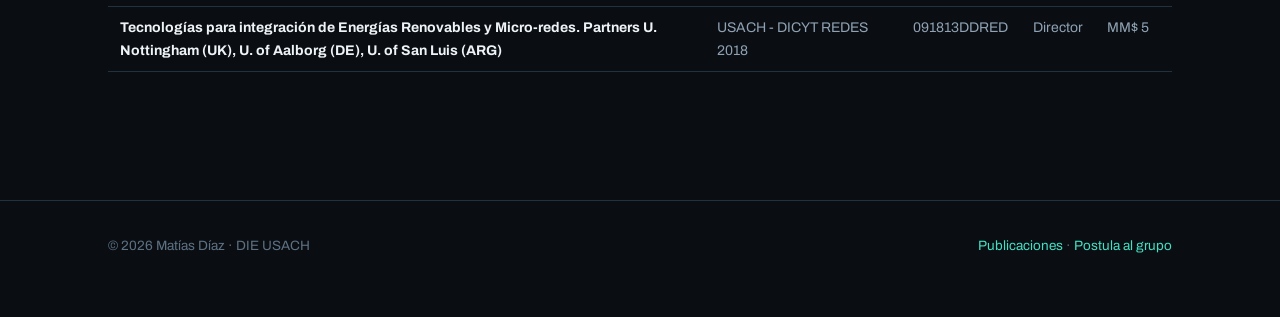
<file: investigacion.html>
<!DOCTYPE html>
<html lang="es">
<head>
<meta charset="utf-8">
<meta name="viewport" content="width=device-width, initial-scale=1">
<title>Investigación · Matías Díaz</title>
<meta name="description" content="Proyectos de investigación y desarrollo de Matías Díaz (DIE USACH): electrónica de potencia, carga de vehículos eléctricos, baterías de segunda vida y V2G.">
<link rel="stylesheet" href="https://fonts.googleapis.com/css2?family=Instrument+Serif:ital@0;1&family=Archivo:wght@400;500;600;700&display=swap">
<link rel="stylesheet" href="assets/site.css">
</head>
<body>
<nav><div class="wrap">
  <a class="logo" href="index.html">Matías <b>Díaz</b></a>
  <a class="on" href="investigacion.html">Investigación</a>
  <a href="publicaciones.html">Publicaciones</a>
  <a href="prensa.html">Prensa y videos</a>
  <a href="docencia.html">Docencia</a>
  <a href="equipo.html">Equipo</a>
  <a href="cv.html">CV</a>
</div></nav>

<header class="pagehead wrap">
  <h1>Investigación</h1>
  <p>26 proyectos I+D adjudicados entre 2018 y 2026 —21 de ellos como director— por un total de MM$ 12.813 (≈ US$ 13,5 millones), con financiamiento de ANID, CORFO y USACH. El trabajo se apoya en la infraestructura del centro de investigación E2Tech: convertidores AC-DC-AC, emuladores de turbinas eólicas, convertidores modulares multinivel, plataformas hardware-in-the-loop (OPAL-RT, DSPACE, RT BOX), equipamiento de recarga de vehículos eléctricos y almacenamiento de energía en baterías de litio. Portafolio activo de US$ 8-10M.</p>
</header>

<section style="padding-top:40px"><div class="wrap">
  <div class="head reveal"><h2>Proyectos adjudicados</h2>
  <p>Listado por año de concurso. Los montos corresponden al financiamiento adjudicado, en millones de pesos chilenos.</p></div>
<div class="pubyear">2026</div><div class="scroll"><table>
<tr><th>Proyecto</th><th>Concurso</th><th>Código</th><th>Rol</th><th>Monto</th></tr>
<tr><td><b>MCS-Charge: Sistema Móvil de Carga Rápida MCS con Baterías de Segunda Vida para Minería y Operaciones Off-Grid</b></td><td>ITL - Primer llamado de Innovación Abierta 2025 "Desafíos Tecnológicos en Minería y Transición Energética"</td><td>--</td><td>Director</td><td>MM$ 2.200</td></tr>
<tr><td><b>Diseño y Desarrollo de Sistemas de Sensado Distribuido Embebido para Exploración Espacial y Planetaria.</b></td><td>USACH - DICYT Posdoctorado 2026</td><td>062613DD_Postdoc</td><td>Director</td><td>MM$ 24</td></tr>
</table></div>
<div class="pubyear">2025</div><div class="scroll"><table>
<tr><th>Proyecto</th><th>Concurso</th><th>Código</th><th>Rol</th><th>Monto</th></tr>
<tr><td><b>Desarrollo y Validación de un Cargador Ultra-Rápido Modular para Vehículos Eléctricos con Funciones de Carga Simultánea, Prioritaria y Vehicle-to-Everything</b></td><td>ANID - Concurso IDEA Tecnologías Avanzadas</td><td>TA25i10090</td><td>Director</td><td>MM$ 1.058</td></tr>
<tr><td><b>Desarrollo y validación de banco energético modular en base a baterías de litio de segunda vida ‘Electrical Energy Storage in Batteries’ (E2BS)</b></td><td>CORFO - Crea y Valida 2024</td><td>24CVIS2-279847</td><td>Co-Investigador</td><td>MM$ 187</td></tr>
<tr><td><b>Novel Predictive Control Strategies for Modular Multilevel Matrix Converters Operating in Low-Frequency AC Transmission Systems</b></td><td>USACH - DICYT Postdoctorado 2024</td><td>062413DD_Postdoc</td><td>Director</td><td>MM$ 24</td></tr>
</table></div>
<div class="pubyear">2024</div><div class="scroll"><table>
<tr><th>Proyecto</th><th>Concurso</th><th>Código</th><th>Rol</th><th>Monto</th></tr>
<tr><td><b>ReBatVE: Reutilización avanzada de baterías de vehículos eléctricos para almacenamiento de energías renovables</b></td><td>CORFO - Desafíos I+D</td><td>24EVDT-262322</td><td>Director</td><td>MM$ 4.813</td></tr>
<tr><td><b>Desarrollo de soluciones modulares y de bajo costo para carga domiciliaria y pública con capacidad V2G y gestión energética</b></td><td>CORFO - Concurso Crea y Valida 2024</td><td>20CTEM−131733-PT03</td><td>Director</td><td>MM$ 200</td></tr>
<tr><td><b>Cargadores rápidos y ultra-rápidos de bajo costo y para mejorar la interoperabilidad de la red de carga rápida nacional</b></td><td>CORFO - Programa tecnológico CASE</td><td>20CTEM−131733-PT12</td><td>Director</td><td>MM$ 200</td></tr>
<tr><td><b>Plataforma electrónica para carga bidireccional de vehículos eléctricos con capacidad vehicle to grid</b></td><td>USACH - DICYT Juventud Investigadora 2024</td><td>062413DD_JUVI</td><td>Director</td><td>MM$ 18</td></tr>
</table></div>
<div class="pubyear">2023</div><div class="scroll"><table>
<tr><th>Proyecto</th><th>Concurso</th><th>Código</th><th>Rol</th><th>Monto</th></tr>
<tr><td><b>Configurable Electrical Vehicle Supply Equipment for Testing Electric Vehicles and Enhancing Interoperability with Smart Grids</b></td><td>ANID - Concurso de Equipamiento Científico y Tecnológico Mayor 2023</td><td>EQY230027</td><td>Director</td><td>MM$ 1.262</td></tr>
<tr><td><b>Diseño y desarrollo de nuevo cargador rápido transformerless para vehículos eléctricos con capacidad vehicle-to-everything</b></td><td>ANID - Concurso IDeA I+D 2023</td><td>ID23I10421</td><td>Director</td><td>MM$ 323</td></tr>
<tr><td><b>NOVEL MODULAR MULTILEVEL CONVERTER TOPOLOGIES AND CONTROL STRATEGIES FOR MULTI-MEGAWATT WIND ENERGY APPLICATIONS</b></td><td>ANID - Concurso de Proyectos Fondecyt Regular 2023</td><td>1230596</td><td>Director</td><td>MM$ 244</td></tr>
<tr><td><b>Plataforma V2G para gestión inteligente de energía y recarga de vehículos eléctricos</b></td><td>ANID - Start-up Ciencia 2023</td><td>SUC230174</td><td>Co-Investigador</td><td>MM$ 150</td></tr>
<tr><td><b>Nuevas Topologías de Convertidores Modulares Multinivel para Turbinas Eólicas de Alta Potencia</b></td><td>USACH - DICYT Asistente de Investigación 2023</td><td>062313DD_Ayudante</td><td>Director</td><td>MM$ 18</td></tr>
</table></div>
<div class="pubyear">2022</div><div class="scroll"><table>
<tr><th>Proyecto</th><th>Concurso</th><th>Código</th><th>Rol</th><th>Monto</th></tr>
<tr><td><b>Diseño e implementación de coupling de electrolizadores y generación renovable basado en nuevo convertidor modular multinivel para producción eficiente de hidrógeno verde</b></td><td>ANID - Desafíos Públicos 2022</td><td>RP22I4003</td><td>Sub-director</td><td>MM$ 375</td></tr>
<tr><td><b>Design and Development of Novel Control Strategies for Hybrid AC-DC Microgrids</b></td><td>USACH - DICYT Postdoctorando 2022</td><td>062213DD_Postdoc</td><td>Director</td><td>MM$ 18</td></tr>
<tr><td><b>Enhanced Control Flexibility of Modular Multilevel Converters Through Continuous Control Set Model Predictive Control</b></td><td>ANID - Concurso de Proyectos Fondecyt Regular 2022</td><td>1221392</td><td>Co-Investigador</td><td>—</td></tr>
</table></div>
<div class="pubyear">2021</div><div class="scroll"><table>
<tr><th>Proyecto</th><th>Concurso</th><th>Código</th><th>Rol</th><th>Monto</th></tr>
<tr><td><b>Diseño y desarrollo de nuevo cargador ultra-rápido multiprotocolo con capacidad vehicle to grid para vehículos eléctricos livianos y medianos</b></td><td>ANID- Concurso IDeA I+D 2021</td><td>ID21I10412</td><td>Director</td><td>MM$ 310</td></tr>
<tr><td><b>DESARROLLO DE ESTRATEGIAS DE CONTROL PARA CARGADOR ULTRA RÁPIDO DE VEHÍCULOS ELECTRICOS BASADO CONVERTIDOR MODULARES MULTINIVEL SERIE PARALELO</b></td><td>USACH- DICYT Ayudante Investigación 2021</td><td>062113DD_AYUDANTE</td><td>Director</td><td>MM$ 18</td></tr>
</table></div>
<div class="pubyear">2020</div><div class="scroll"><table>
<tr><th>Proyecto</th><th>Concurso</th><th>Código</th><th>Rol</th><th>Monto</th></tr>
<tr><td><b>Emulador configurable de convertidores modulares multinivel para integración de energías renovables a sistemas eléctricos de potencia</b></td><td>ANID - Concurso de Equipamiento Científico y Tecnológico mediano</td><td>EQM200234</td><td>Director</td><td>MM$ 547</td></tr>
</table></div>
<div class="pubyear">2019</div><div class="scroll"><table>
<tr><th>Proyecto</th><th>Concurso</th><th>Código</th><th>Rol</th><th>Monto</th></tr>
<tr><td><b>Diseño y Desarrollo de Nuevo Variador de Frecuencia Basado en Convertidor Modular Multinivel Matricial para Accionamiento de Máquinas Eléctricas en Minería</b></td><td>ANID - Concurso IDEA I+D 2019</td><td>ID19I10370</td><td>Director</td><td>MM$ 337</td></tr>
<tr><td><b>A Series-Parallel Modular Multilevel Converter for High-Power Wind Energy Conversion Systems</b></td><td>ANID - Concurso de Proyectos Fondecyt Iniciación 2019</td><td>11191163</td><td>Director</td><td>MM$ 100</td></tr>
<tr><td><b>Robust Nonlinear Control Strategies for high power Wind Energy Conversion Systems</b></td><td>ANID - Concurso Fondecyt de Postdoctorado 2019</td><td>3200934</td><td>Patrocinador</td><td>MM$ 84</td></tr>
</table></div>
<div class="pubyear">2018</div><div class="scroll"><table>
<tr><th>Proyecto</th><th>Concurso</th><th>Código</th><th>Rol</th><th>Monto</th></tr>
<tr><td><b>Desarrollo de Fuente Eléctrica Regenerativa para el Accionamiento de Electroimanes Industriales</b></td><td>CORFO - Contratos tecnológicos 2018</td><td>18COTE-89665</td><td>Director</td><td>MM$ 287</td></tr>
<tr><td><b>Aplicación de convertidores modulares multinivel en sistemas eólicos de alta potencia</b></td><td>USACH - DICYT Regular 2019</td><td>091813DD</td><td>Director</td><td>MM$ 10</td></tr>
<tr><td><b>Tecnologías para integración de Energías Renovables y Micro-redes. Partners U. Nottingham (UK), U. of Aalborg (DE), U. of San Luis (ARG)</b></td><td>USACH - DICYT REDES 2018</td><td>091813DDRED</td><td>Director</td><td>MM$ 5</td></tr>
</table></div>
</div></section>

<footer><div class="wrap">
  <span>© 2026 Matías Díaz · DIE USACH</span>
  <span><a href="publicaciones.html">Publicaciones</a> · <a href="postula.html">Postula al grupo</a></span>
</div></footer>
<script src="assets/site.js"></script>
</body>
</html>
</file>
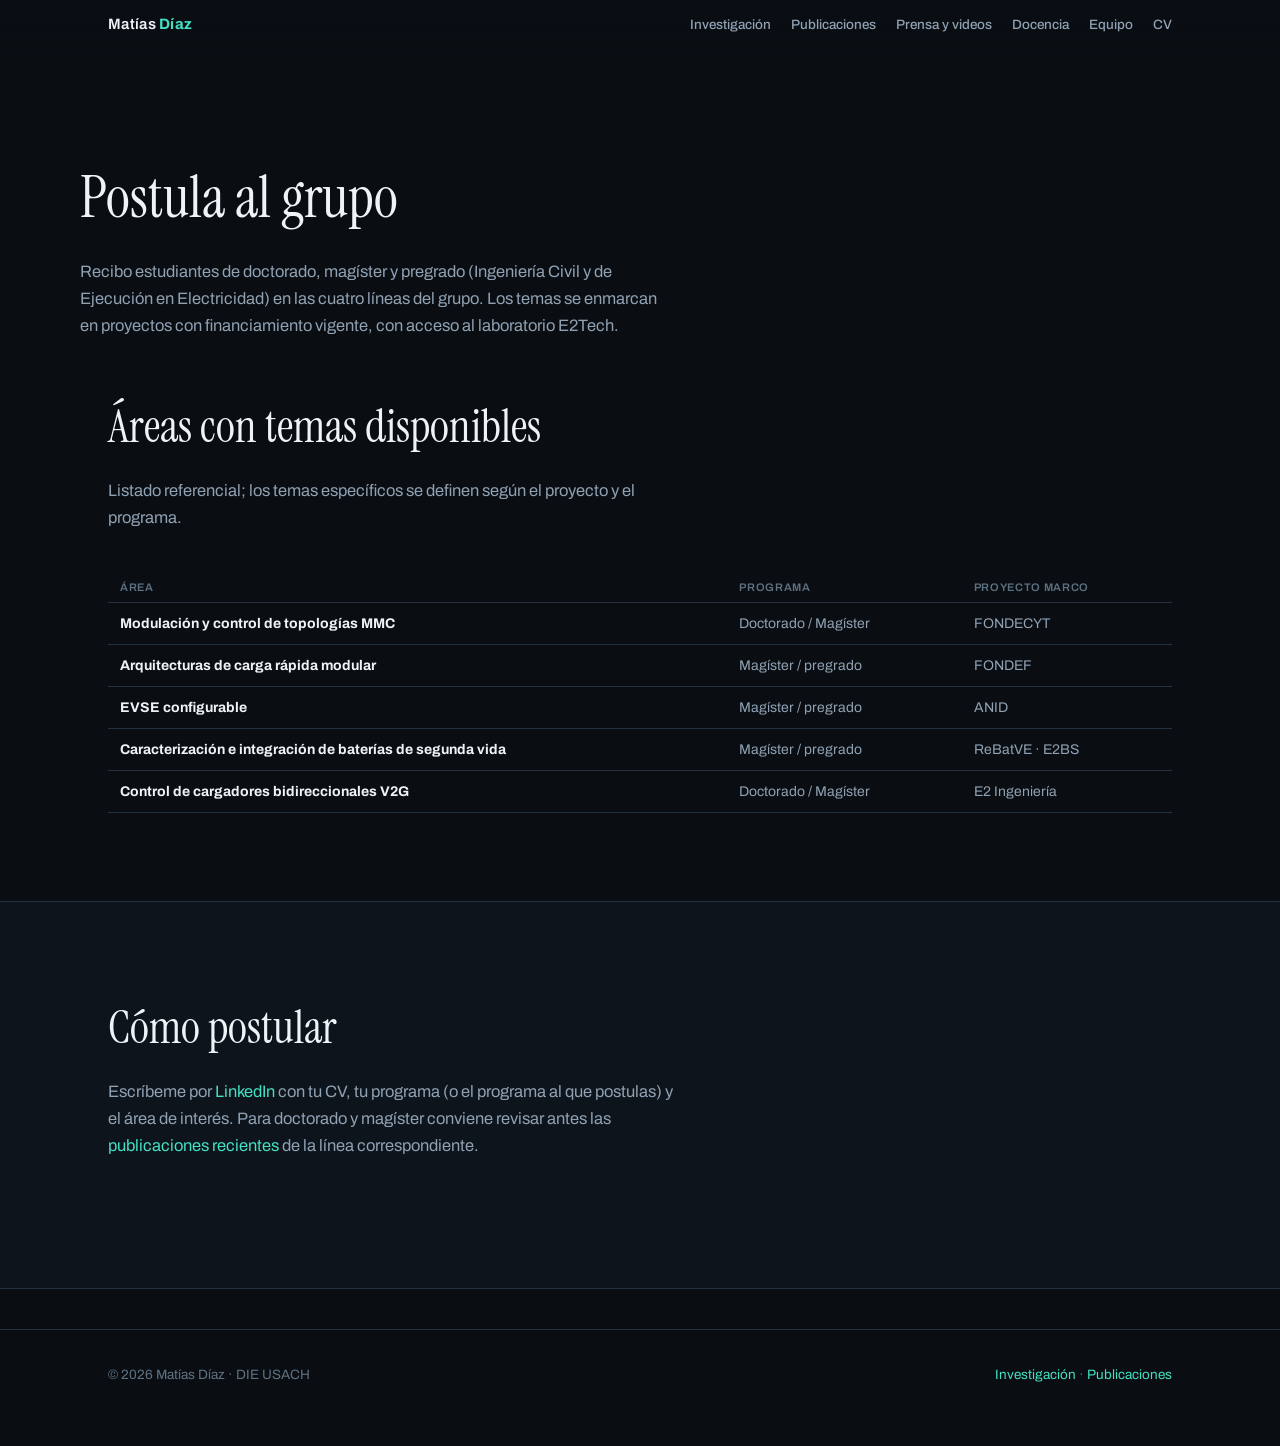
<file: postula.html>
<!DOCTYPE html>
<html lang="es">
<head>
<meta charset="utf-8">
<meta name="viewport" content="width=device-width, initial-scale=1">
<title>Postula · Matías Díaz</title>
<meta name="description" content="Temas de tesis y memoria en electrónica de potencia, carga de vehículos eléctricos y almacenamiento en el grupo de Matías Díaz, DIE USACH.">
<link rel="stylesheet" href="https://fonts.googleapis.com/css2?family=Instrument+Serif:ital@0;1&family=Archivo:wght@400;500;600;700&display=swap">
<link rel="stylesheet" href="assets/site.css">
</head>
<body>
<nav><div class="wrap">
  <a class="logo" href="index.html">Matías <b>Díaz</b></a>
  <a href="investigacion.html">Investigación</a>
  <a href="publicaciones.html">Publicaciones</a>
  <a href="prensa.html">Prensa y videos</a>
  <a href="docencia.html">Docencia</a>
  <a href="equipo.html">Equipo</a>
  <a href="cv.html">CV</a>
</div></nav>

<header class="pagehead wrap">
  <h1>Postula al grupo</h1>
  <p>Recibo estudiantes de doctorado, magíster y pregrado (Ingeniería Civil y de Ejecución en Electricidad) en las cuatro líneas del grupo. Los temas se enmarcan en proyectos con financiamiento vigente, con acceso al laboratorio E2Tech.</p>
</header>

<section style="padding-top:40px"><div class="wrap">
  <div class="head reveal"><h2>Áreas con temas disponibles</h2>
  <p>Listado referencial; los temas específicos se definen según el proyecto y el programa.</p></div>
  <div class="scroll reveal"><table>
    <tr><th>Área</th><th>Programa</th><th>Proyecto marco</th></tr>
    <tr><td><b>Modulación y control de topologías MMC</b></td><td>Doctorado / Magíster</td><td>FONDECYT</td></tr>
    <tr><td><b>Arquitecturas de carga rápida modular</b></td><td>Magíster / pregrado</td><td>FONDEF</td></tr>
    <tr><td><b>EVSE configurable</b></td><td>Magíster / pregrado</td><td>ANID</td></tr>
    <tr><td><b>Caracterización e integración de baterías de segunda vida</b></td><td>Magíster / pregrado</td><td>ReBatVE · E2BS</td></tr>
    <tr><td><b>Control de cargadores bidireccionales V2G</b></td><td>Doctorado / Magíster</td><td>E2 Ingeniería</td></tr>
  </table></div>
</div></section>

<section class="alt"><div class="wrap">
  <div class="head reveal"><h2>Cómo postular</h2>
  <p>Escríbeme por <a href="https://www.linkedin.com/in/mat%C3%ADas-d%C3%ADaz-76213b17/" target="_blank" rel="noopener">LinkedIn</a> con tu CV, tu programa (o el programa al que postulas) y el área de interés. Para doctorado y magíster conviene revisar antes las <a href="publicaciones.html">publicaciones recientes</a> de la línea correspondiente.</p></div>
</div></section>

<footer><div class="wrap">
  <span>© 2026 Matías Díaz · DIE USACH</span>
  <span><a href="investigacion.html">Investigación</a> · <a href="publicaciones.html">Publicaciones</a></span>
</div></footer>
<script src="assets/site.js"></script>
</body>
</html>
</file>
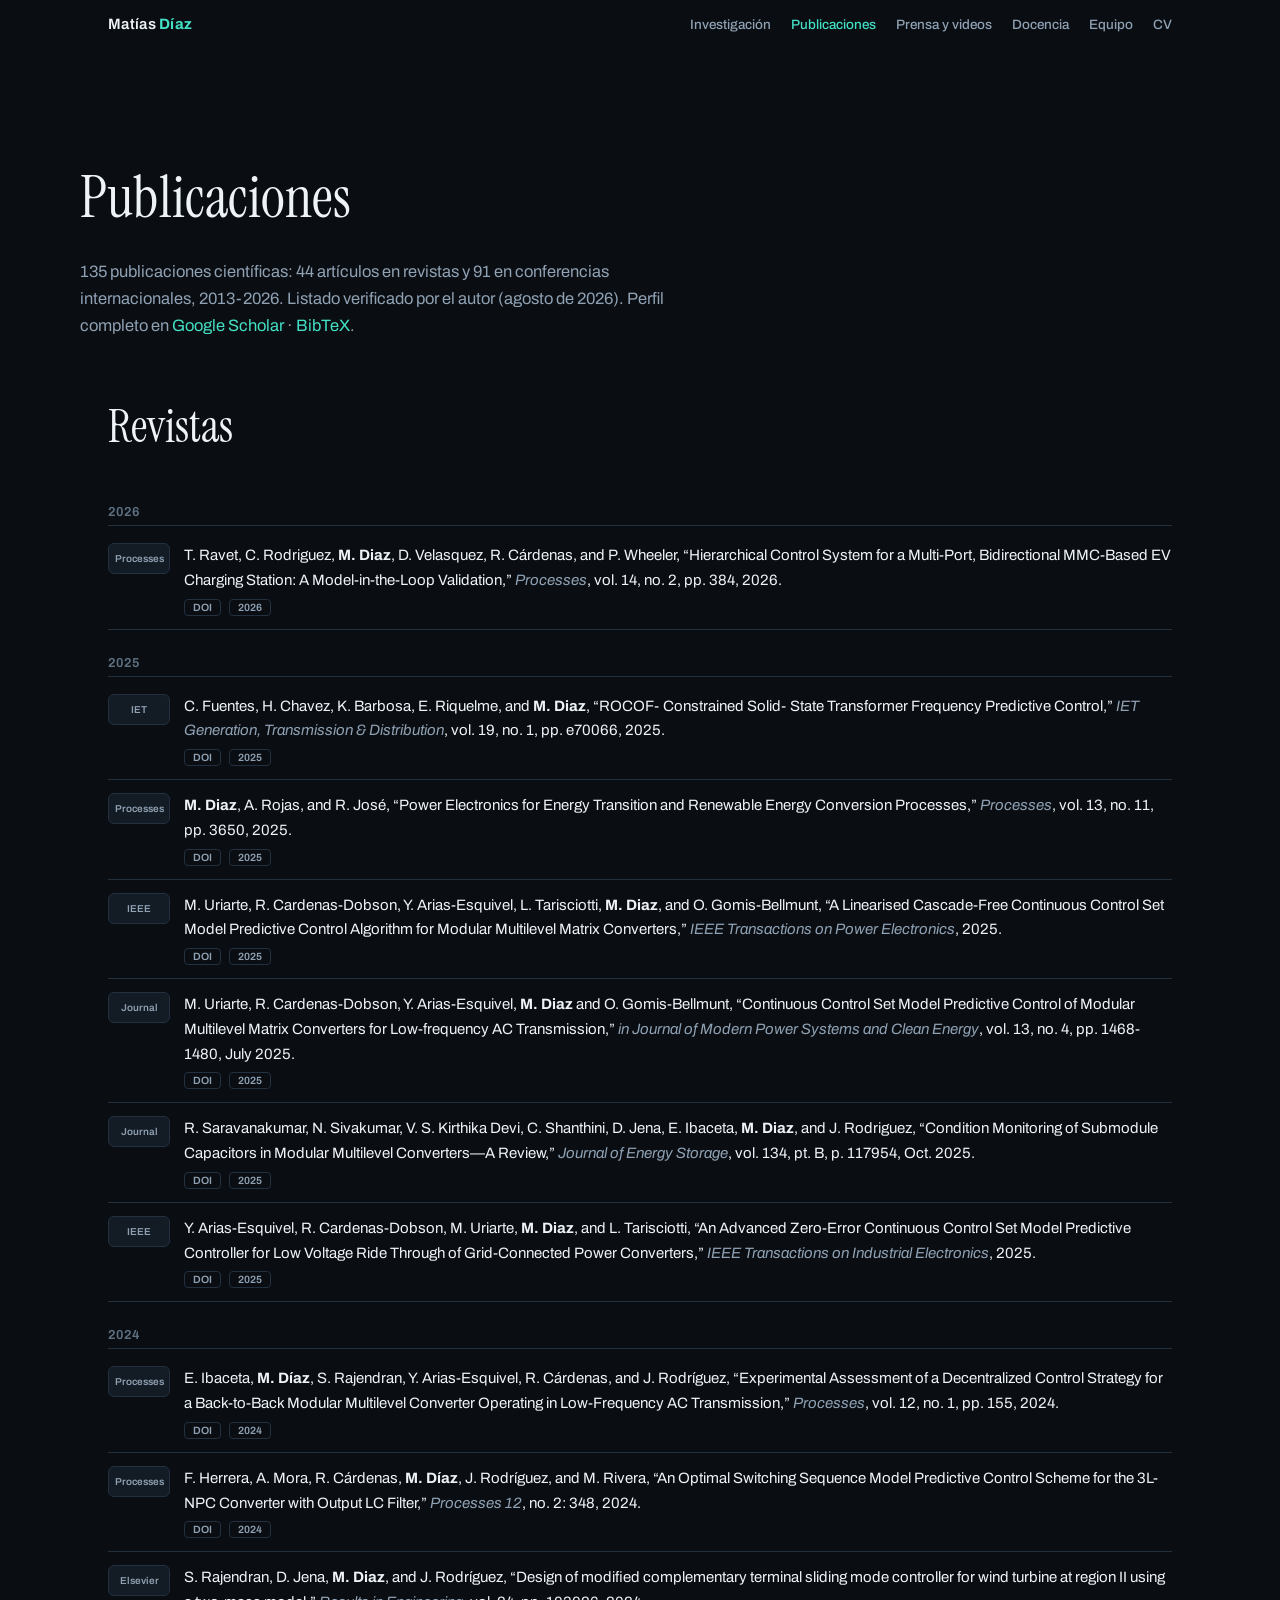
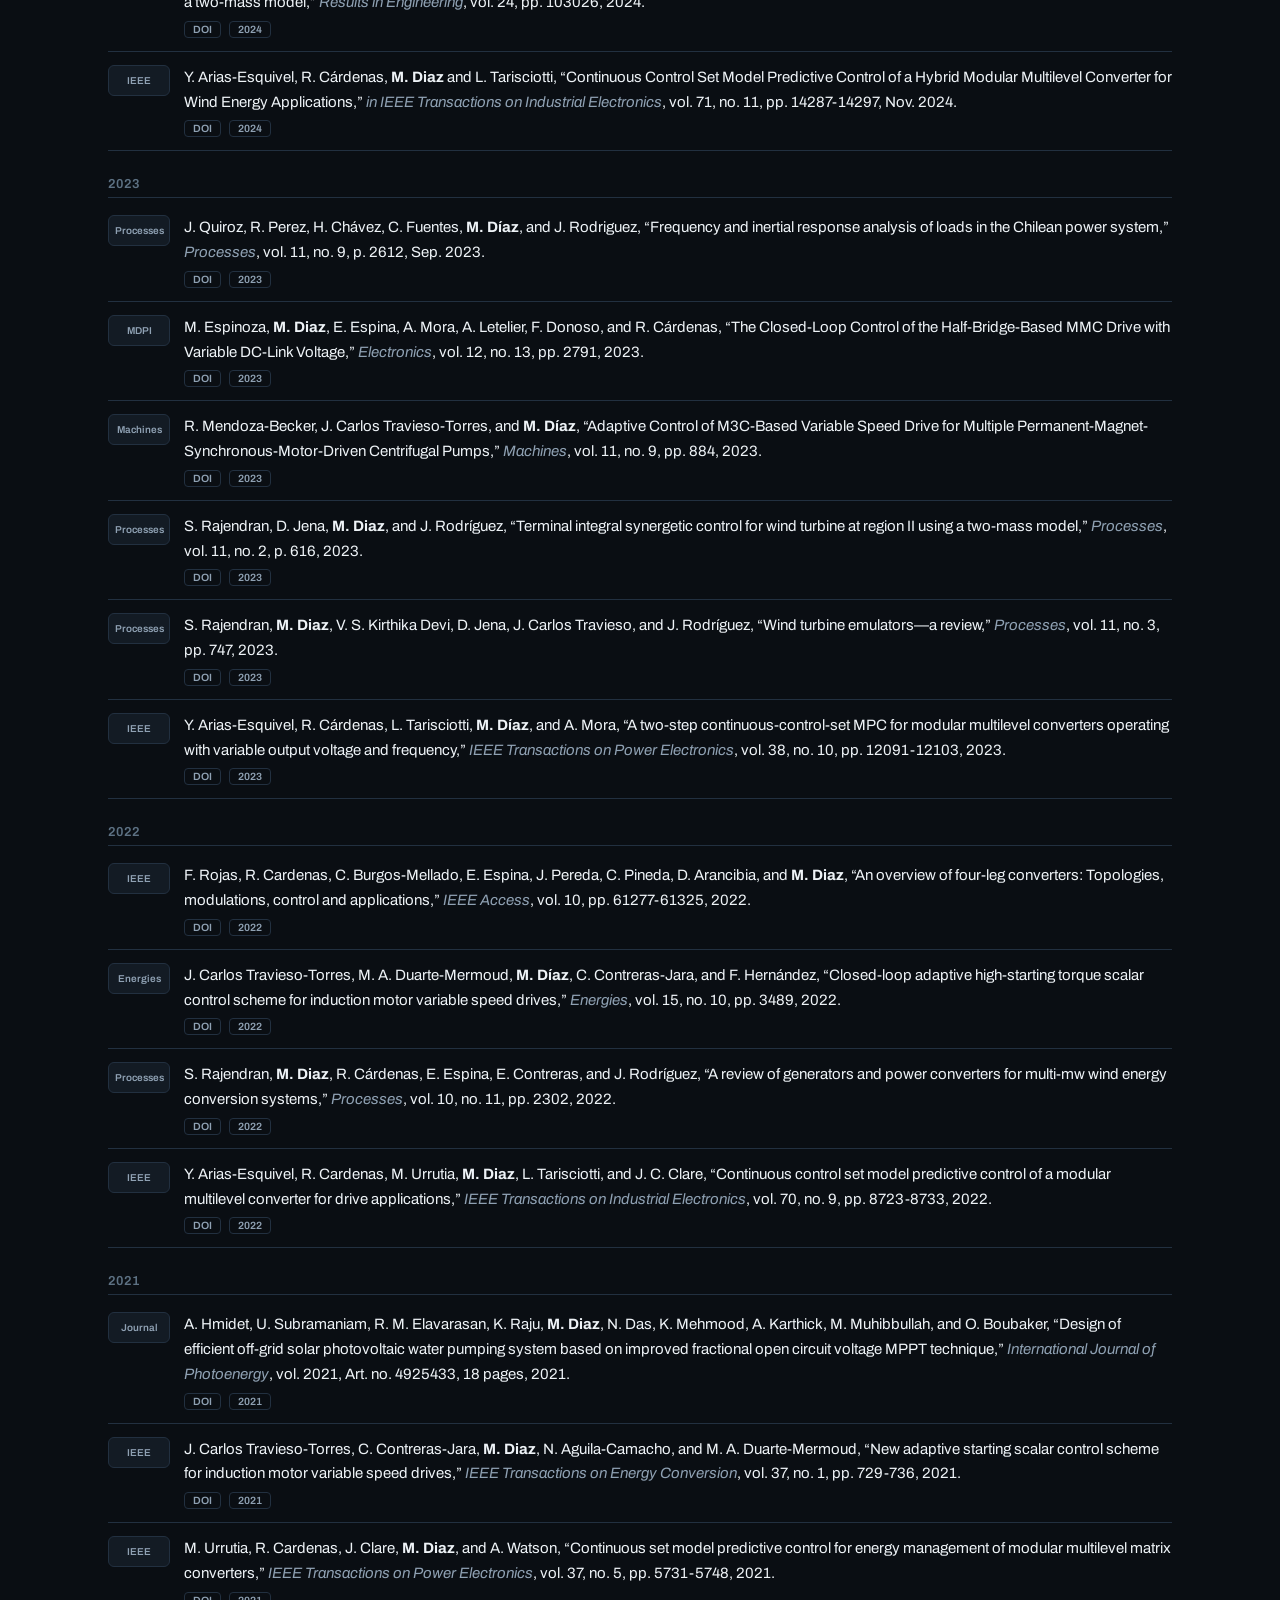
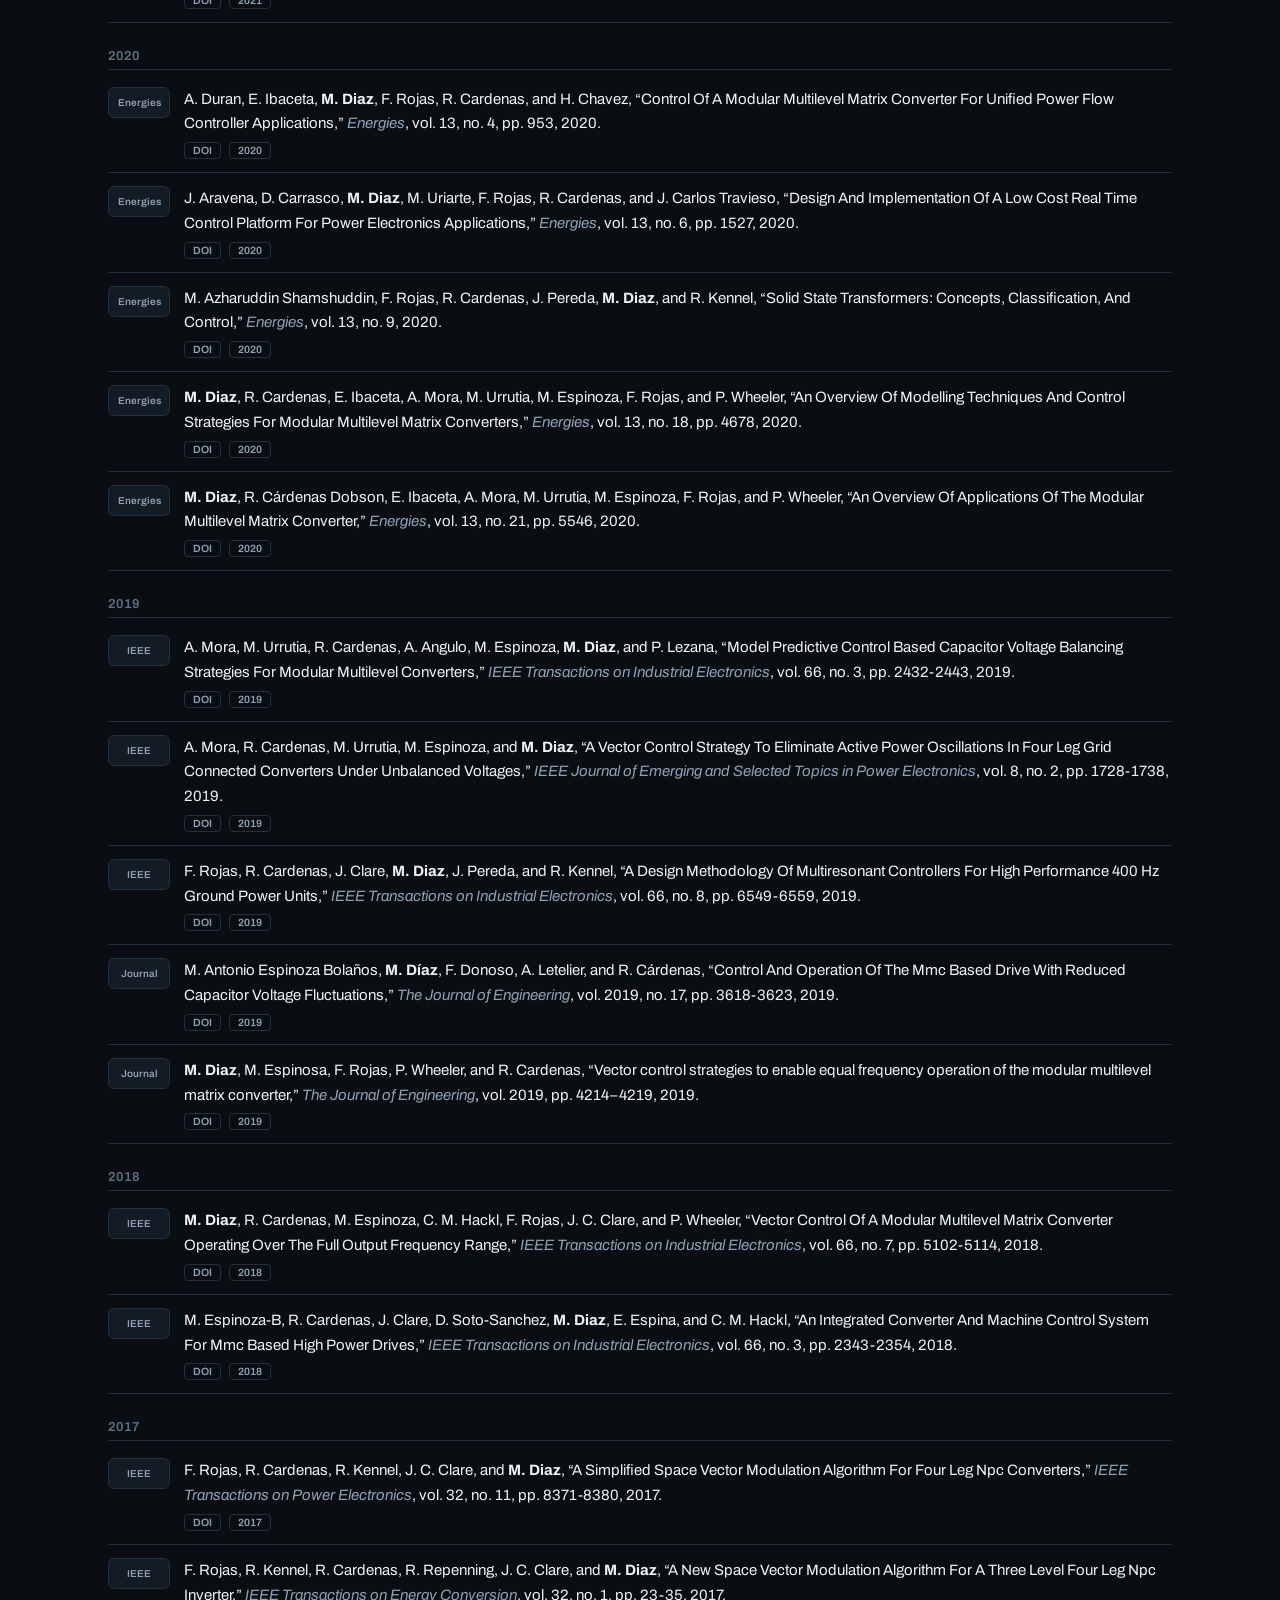
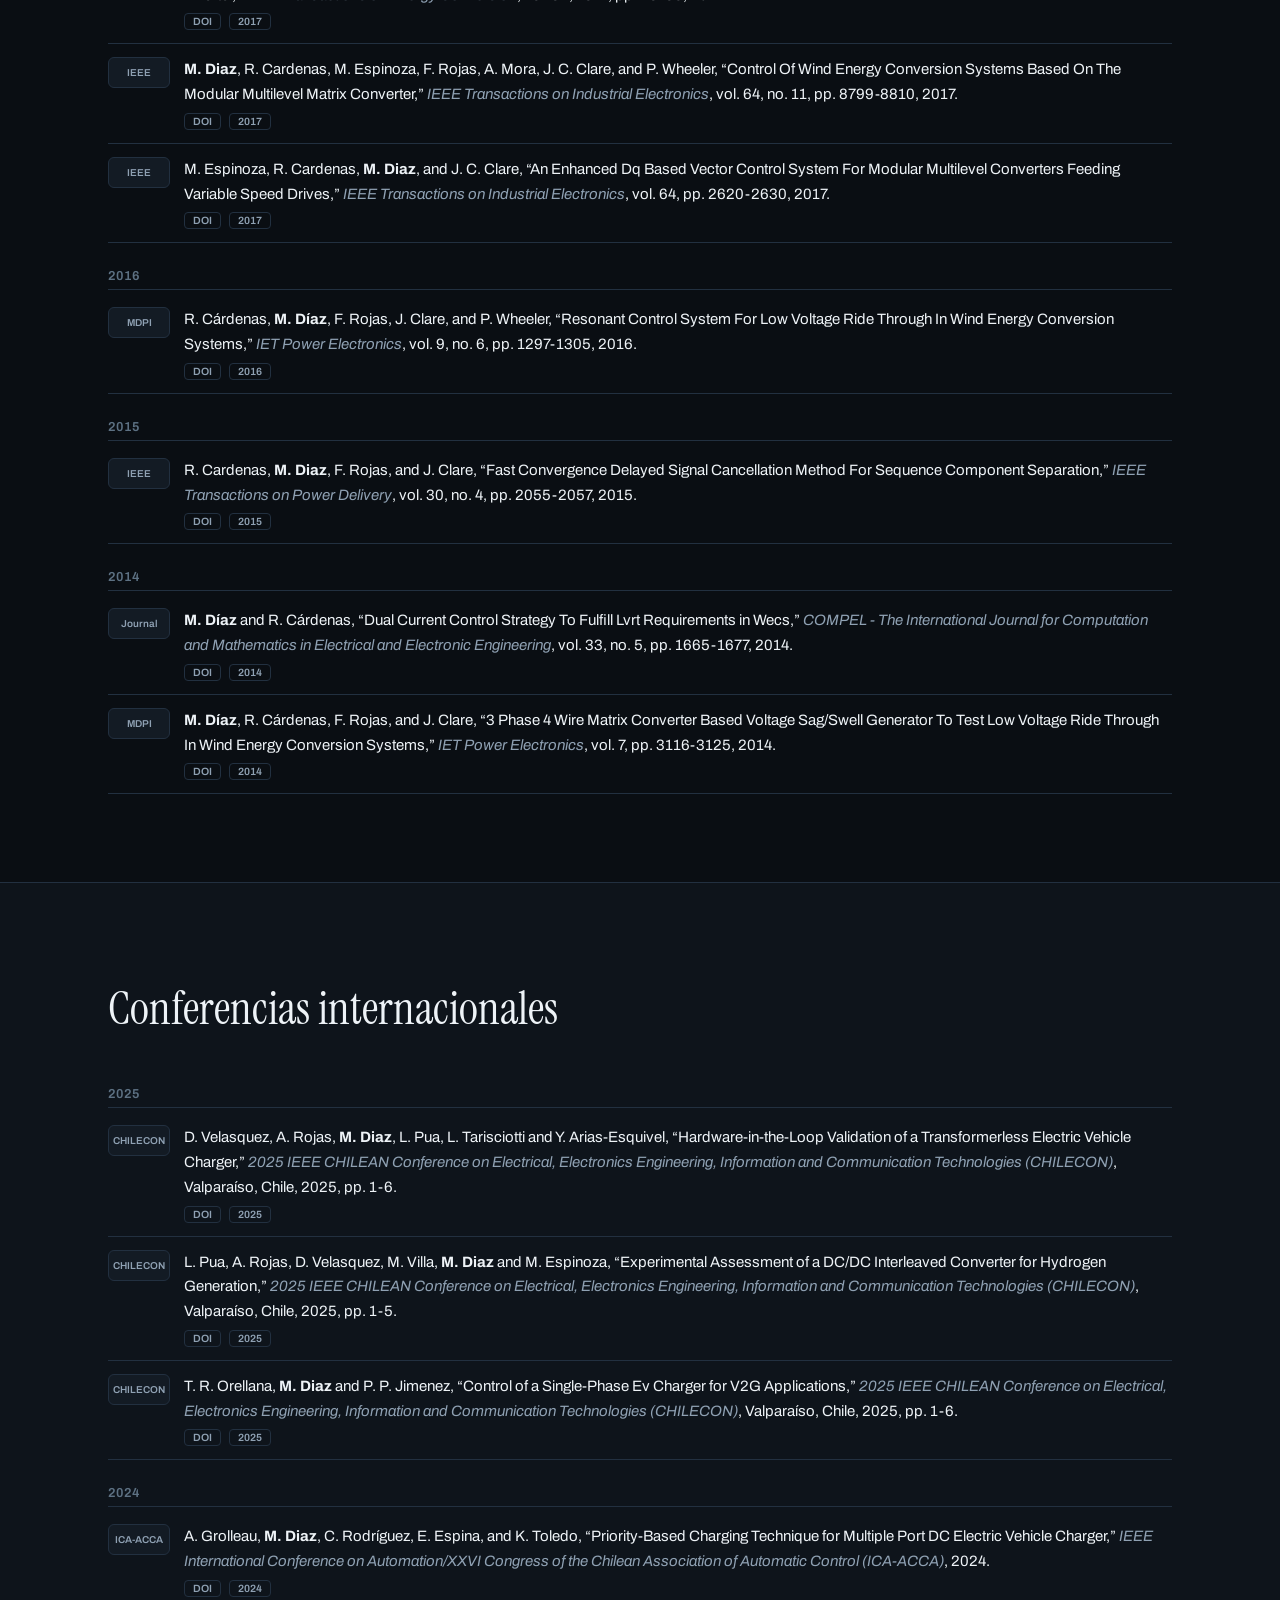
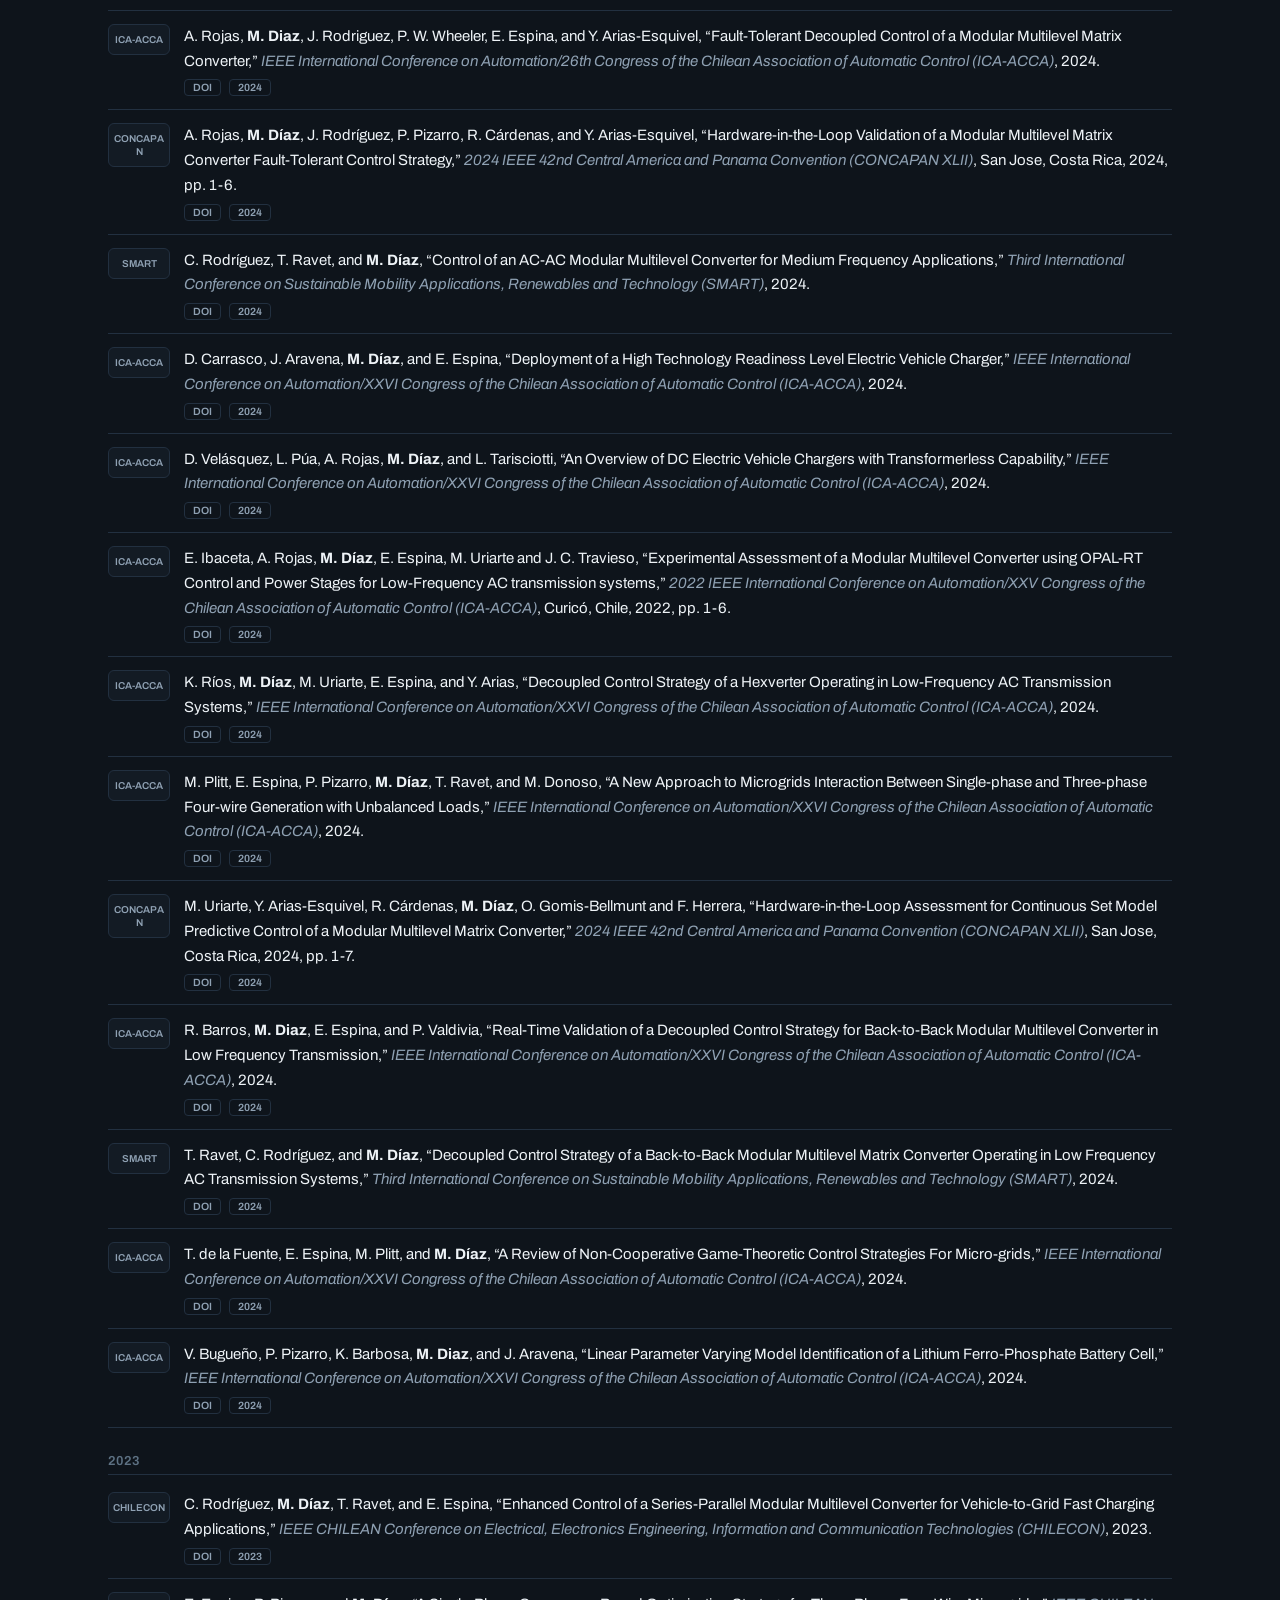
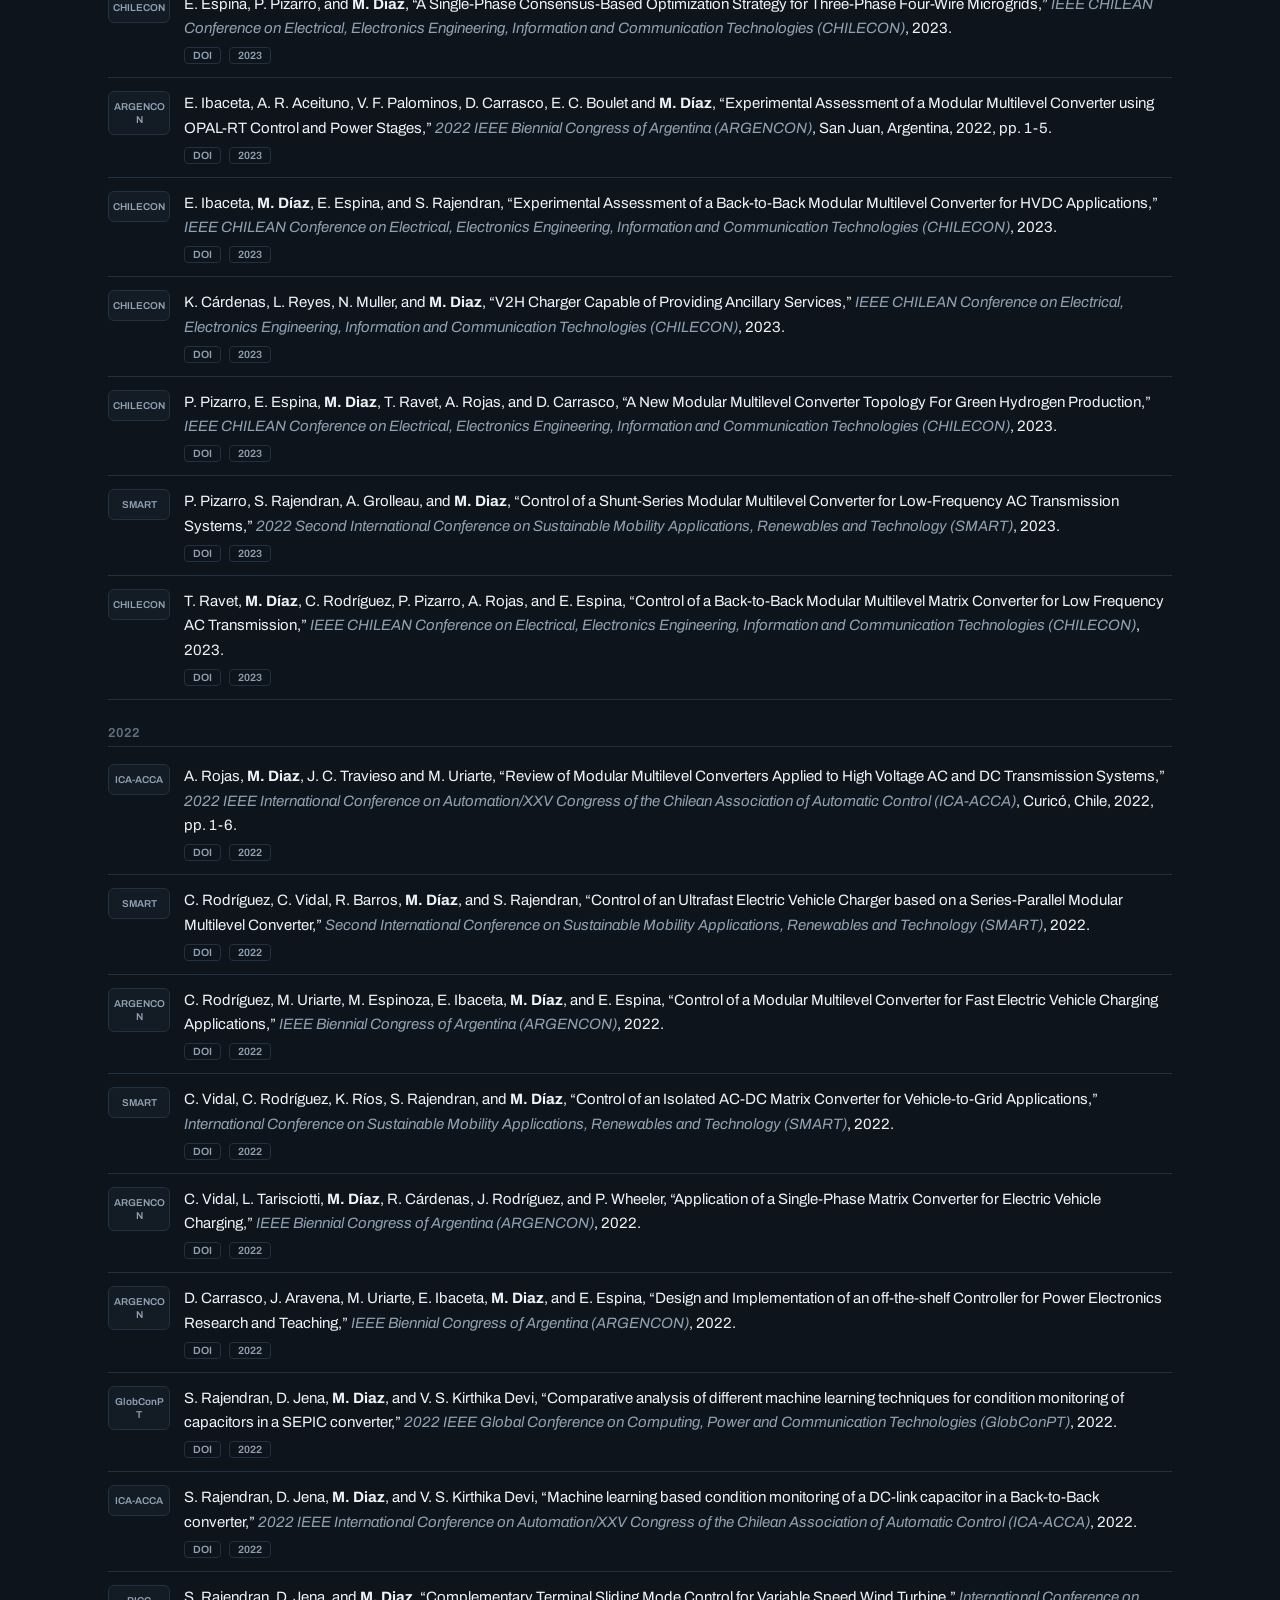
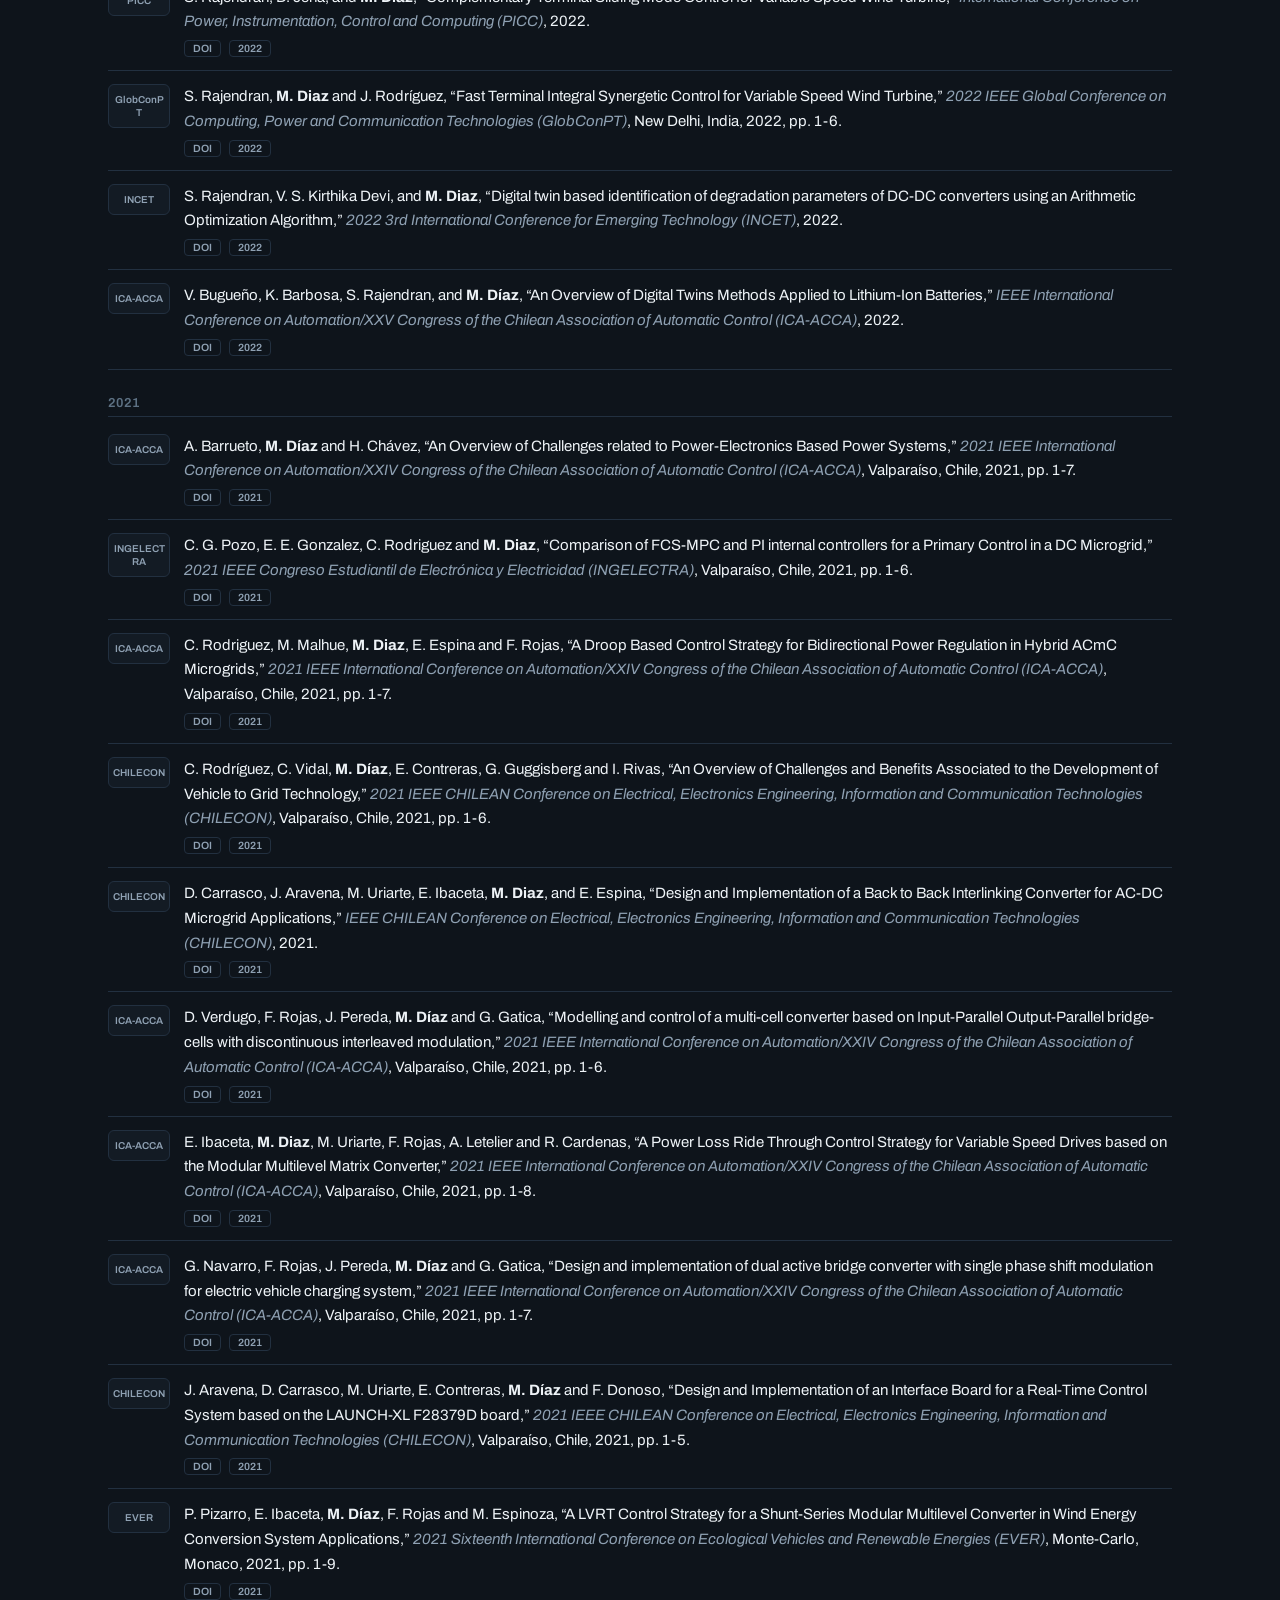
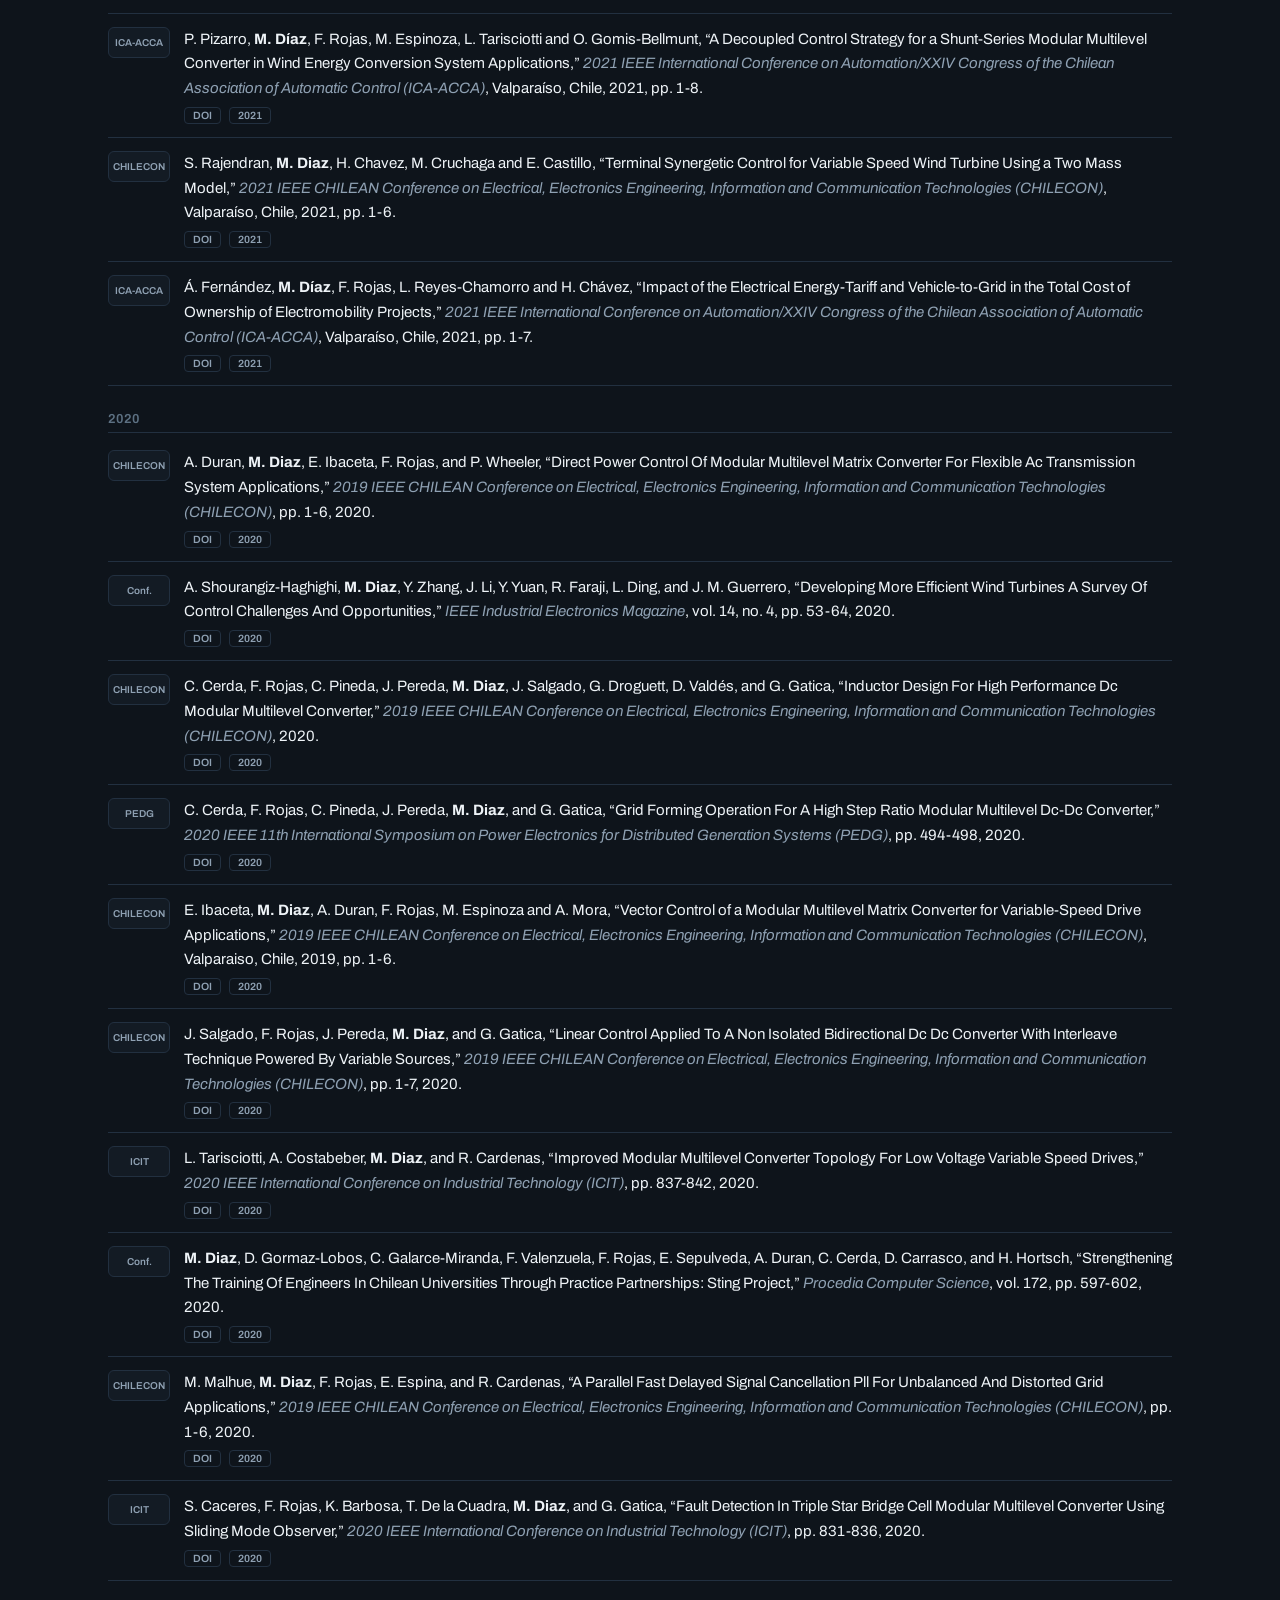
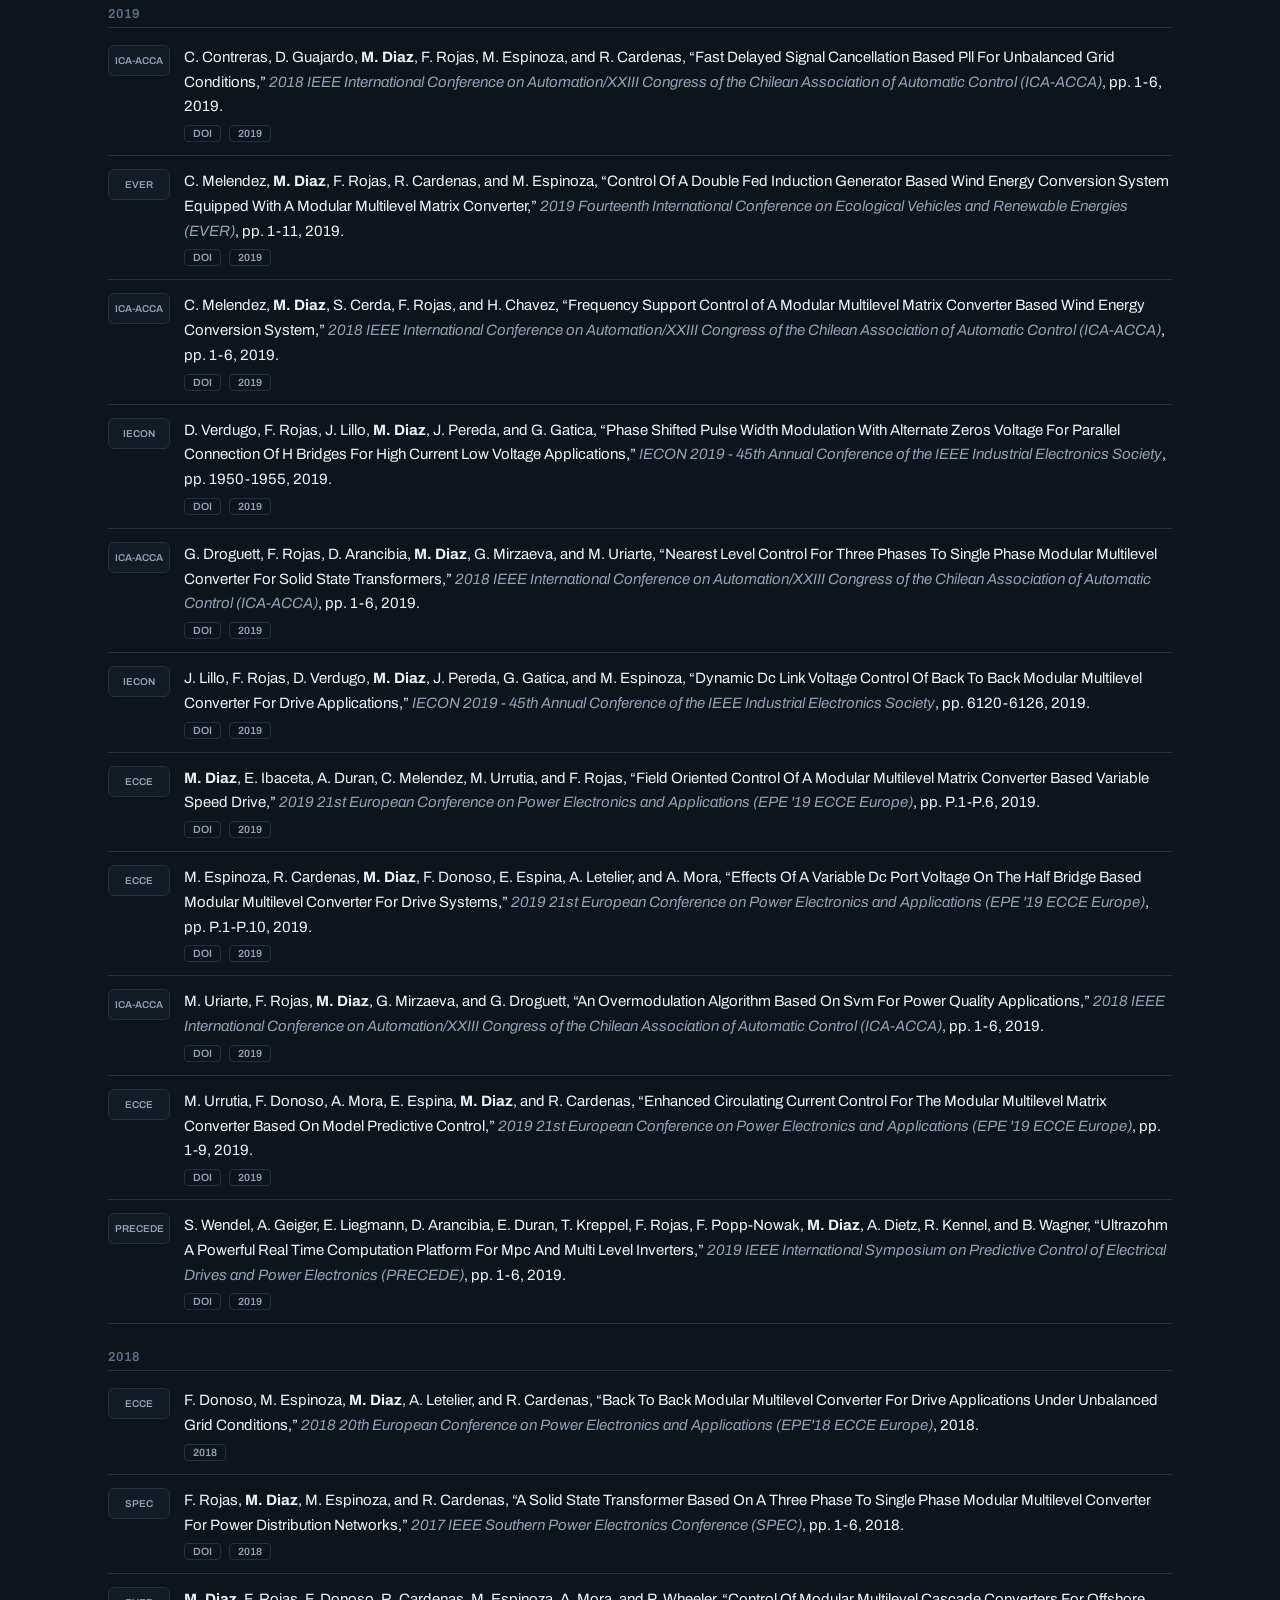
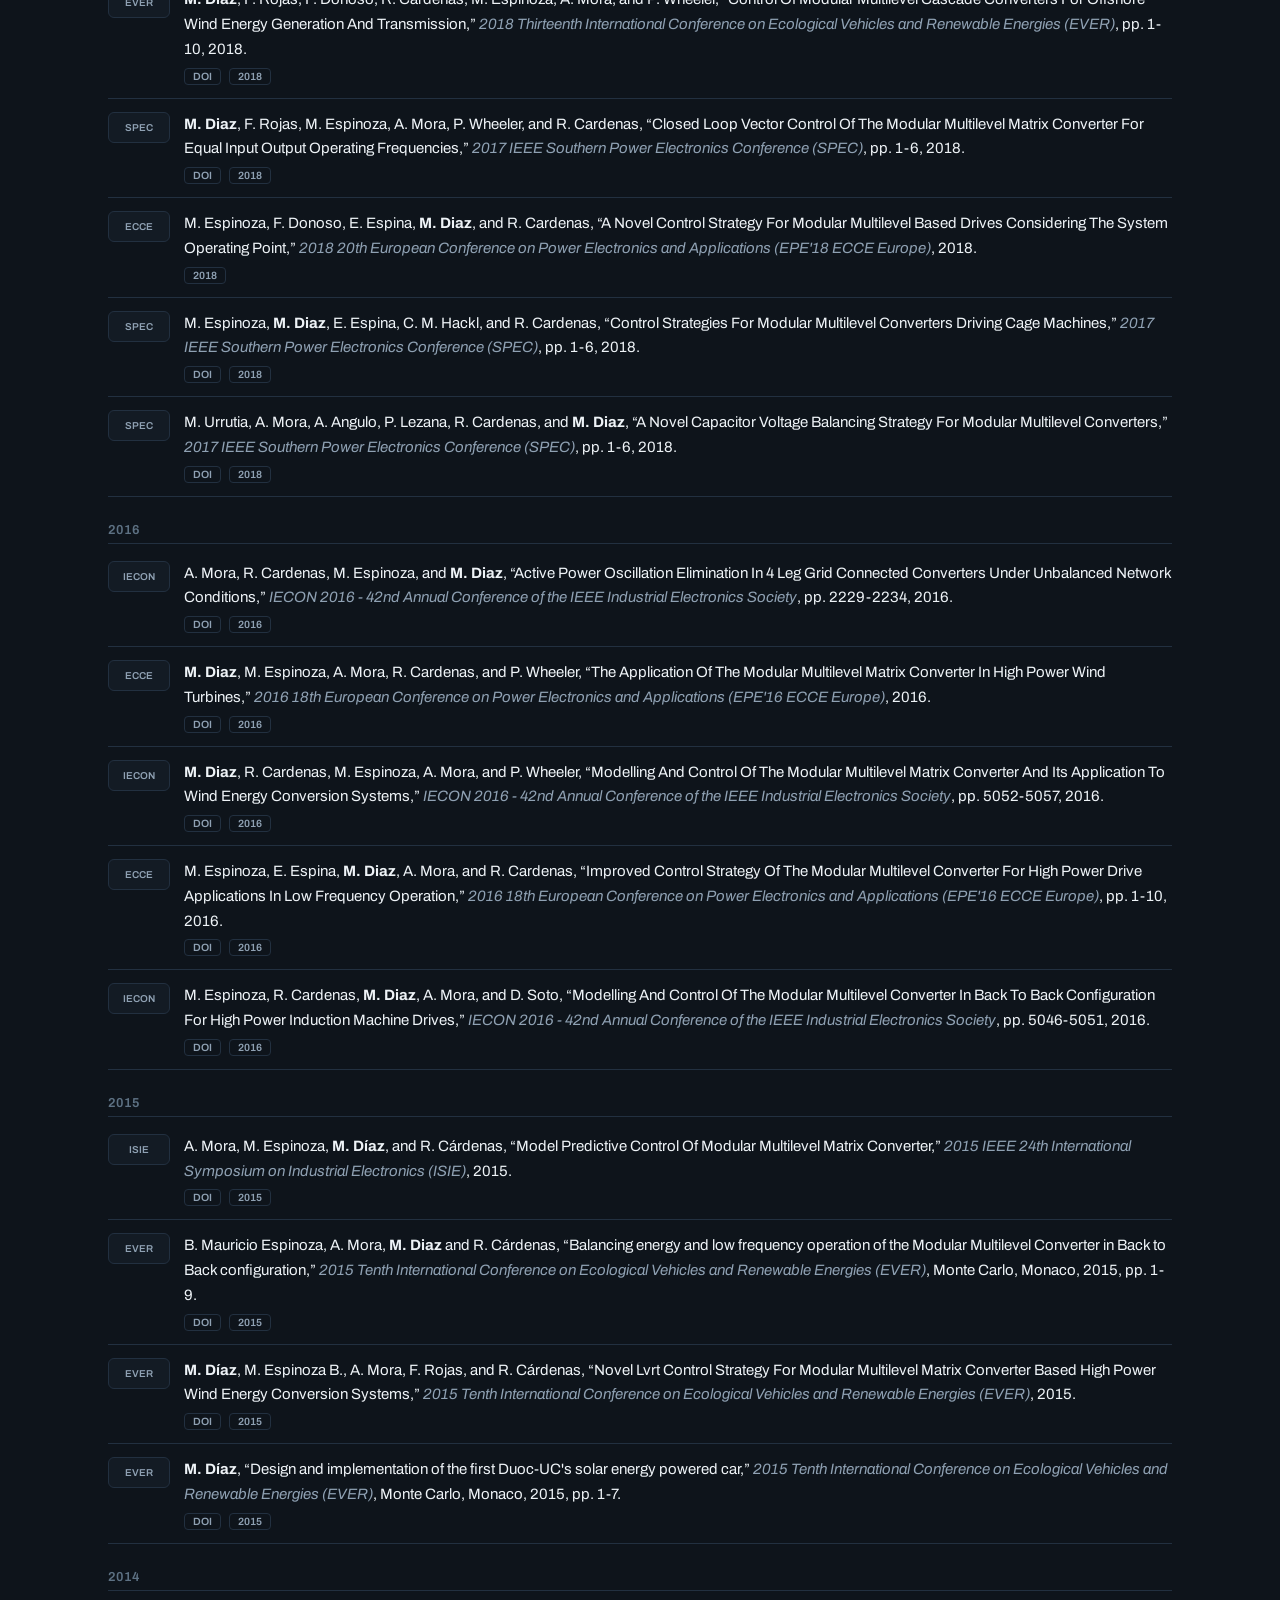
<file: publicaciones.html>
<!DOCTYPE html>
<html lang="es">
<head>
<meta charset="utf-8">
<meta name="viewport" content="width=device-width, initial-scale=1">
<title>Publicaciones · Matías Díaz</title>
<meta name="description" content="Publicaciones de Matías Díaz (DIE USACH): artículos en revistas WoS-JCR y conferencias internacionales, con enlace DOI.">
<link rel="stylesheet" href="https://fonts.googleapis.com/css2?family=Instrument+Serif:ital@0;1&family=Archivo:wght@400;500;600;700&display=swap">
<link rel="stylesheet" href="assets/site.css">
</head>
<body>
<nav><div class="wrap">
  <a class="logo" href="index.html">Matías <b>Díaz</b></a>
  <a href="investigacion.html">Investigación</a>
  <a class="on" href="publicaciones.html">Publicaciones</a>
  <a href="prensa.html">Prensa y videos</a>
  <a href="docencia.html">Docencia</a>
  <a href="equipo.html">Equipo</a>
  <a href="cv.html">CV</a>
</div></nav>
<header class="pagehead wrap">
  <h1>Publicaciones</h1>
  <p>135 publicaciones científicas: 44 artículos en revistas y 91 en conferencias internacionales, 2013-2026. Listado verificado por el autor (agosto de 2026). Perfil completo en <a href="https://scholar.google.com/citations?user=-43YaJIAAAAJ" target="_blank" rel="noopener">Google Scholar</a> · <a href="publications.bib">BibTeX</a>.</p>
</header>

<section style="padding-top:40px"><div class="wrap"><div class="head"><h2>Revistas</h2></div>
<div class="pubyear">2026</div>
<div class="pub"><div class="thumb">Processes</div><div><p>T. Ravet, C. Rodriguez, <b>M. Diaz</b>, D. Velasquez, R. Cárdenas, and P. Wheeler, “Hierarchical Control System for a Multi-Port, Bidirectional MMC-Based EV Charging Station: A Model-in-the-Loop Validation,” <em>Processes</em>, vol. 14, no. 2, pp. 384, 2026.</p><div class="links"><a href="https://doi.org/10.3390/pr14020384" target="_blank" rel="noopener">DOI</a><span>2026</span></div></div></div>
<div class="pubyear">2025</div>
<div class="pub"><div class="thumb">IET</div><div><p>C. Fuentes, H. Chavez, K. Barbosa, E. Riquelme, and <b>M. Diaz</b>, “ROCOF‐Constrained Solid‐State Transformer Frequency Predictive Control,” <em>IET Generation, Transmission &amp; Distribution</em>, vol. 19, no. 1, pp. e70066, 2025.</p><div class="links"><a href="https://doi.org/10.1049/gtd2.70066" target="_blank" rel="noopener">DOI</a><span>2025</span></div></div></div>
<div class="pub"><div class="thumb">Processes</div><div><p><b>M. Diaz</b>, A. Rojas, and R. José, “Power Electronics for Energy Transition and Renewable Energy Conversion Processes,” <em>Processes</em>, vol. 13, no. 11, pp. 3650, 2025.</p><div class="links"><a href="https://doi.org/10.3390/pr13113650" target="_blank" rel="noopener">DOI</a><span>2025</span></div></div></div>
<div class="pub"><div class="thumb">IEEE</div><div><p>M. Uriarte, R. Cardenas-Dobson, Y. Arias-Esquivel, L. Tarisciotti, <b>M. Diaz</b>, and O. Gomis-Bellmunt, “A Linearised Cascade-Free Continuous Control Set Model Predictive Control Algorithm for Modular Multilevel Matrix Converters,” <em>IEEE Transactions on Power Electronics</em>, 2025.</p><div class="links"><a href="https://doi.org/10.1109/tpel.2025.3615848" target="_blank" rel="noopener">DOI</a><span>2025</span></div></div></div>
<div class="pub"><div class="thumb">Journal</div><div><p>M. Uriarte, R. Cardenas-Dobson, Y. Arias-Esquivel, <b>M. Diaz</b> and O. Gomis-Bellmunt, “Continuous Control Set Model Predictive Control of Modular Multilevel Matrix Converters for Low-frequency AC Transmission,” <em>in Journal of Modern Power Systems and Clean Energy</em>, vol. 13, no. 4, pp. 1468-1480, July 2025.</p><div class="links"><a href="https://doi.org/10.35833/mpce.2024.000654" target="_blank" rel="noopener">DOI</a><span>2025</span></div></div></div>
<div class="pub"><div class="thumb">Journal</div><div><p>R. Saravanakumar, N. Sivakumar, V. S. Kirthika Devi, C. Shanthini, D. Jena, E. Ibaceta, <b>M. Diaz</b>, and J. Rodriguez, “Condition Monitoring of Submodule Capacitors in Modular Multilevel Converters—A Review,” <em>Journal of Energy Storage</em>, vol. 134, pt. B, p. 117954, Oct. 2025.</p><div class="links"><a href="https://doi.org/10.1016/j.est.2025.117954" target="_blank" rel="noopener">DOI</a><span>2025</span></div></div></div>
<div class="pub"><div class="thumb">IEEE</div><div><p>Y. Arias-Esquivel, R. Cardenas-Dobson, M. Uriarte, <b>M. Diaz</b>, and L. Tarisciotti, “An Advanced Zero-Error Continuous Control Set Model Predictive Controller for Low Voltage Ride Through of Grid-Connected Power Converters,” <em>IEEE Transactions on Industrial Electronics</em>, 2025.</p><div class="links"><a href="https://doi.org/10.1109/tie.2025.3591703" target="_blank" rel="noopener">DOI</a><span>2025</span></div></div></div>
<div class="pubyear">2024</div>
<div class="pub"><div class="thumb">Processes</div><div><p>E. Ibaceta, <b>M. Díaz</b>, S. Rajendran, Y. Arias-Esquivel, R. Cárdenas, and J. Rodríguez, “Experimental Assessment of a Decentralized Control Strategy for a Back-to-Back Modular Multilevel Converter Operating in Low-Frequency AC Transmission,” <em>Processes</em>, vol. 12, no. 1, pp. 155, 2024.</p><div class="links"><a href="https://doi.org/10.3390/pr12010155" target="_blank" rel="noopener">DOI</a><span>2024</span></div></div></div>
<div class="pub"><div class="thumb">Processes</div><div><p>F. Herrera, A. Mora, R. Cárdenas, <b>M. Díaz</b>, J. Rodríguez, and M. Rivera, “An Optimal Switching Sequence Model Predictive Control Scheme for the 3L-NPC Converter with Output LC Filter,” <em>Processes 12</em>, no. 2: 348, 2024.</p><div class="links"><a href="https://doi.org/10.3390/pr12020348" target="_blank" rel="noopener">DOI</a><span>2024</span></div></div></div>
<div class="pub"><div class="thumb">Elsevier</div><div><p>S. Rajendran, D. Jena, <b>M. Diaz</b>, and J. Rodríguez, “Design of modified complementary terminal sliding mode controller for wind turbine at region II using a two-mass model,” <em>Results in Engineering</em>, vol. 24, pp. 103026, 2024.</p><div class="links"><a href="https://doi.org/10.1016/j.rineng.2024.103026" target="_blank" rel="noopener">DOI</a><span>2024</span></div></div></div>
<div class="pub"><div class="thumb">IEEE</div><div><p>Y. Arias-Esquivel, R. Cárdenas, <b>M. Diaz</b> and L. Tarisciotti, “Continuous Control Set Model Predictive Control of a Hybrid Modular Multilevel Converter for Wind Energy Applications,” <em>in IEEE Transactions on Industrial Electronics</em>, vol. 71, no. 11, pp. 14287-14297, Nov. 2024.</p><div class="links"><a href="https://doi.org/10.1109/tie.2024.3370982" target="_blank" rel="noopener">DOI</a><span>2024</span></div></div></div>
<div class="pubyear">2023</div>
<div class="pub"><div class="thumb">Processes</div><div><p>J. Quiroz, R. Perez, H. Chávez, C. Fuentes, <b>M. Díaz</b>, and J. Rodriguez, “Frequency and inertial response analysis of loads in the Chilean power system,” <em>Processes</em>, vol. 11, no. 9, p. 2612, Sep. 2023.</p><div class="links"><a href="https://doi.org/10.3390/pr11092612" target="_blank" rel="noopener">DOI</a><span>2023</span></div></div></div>
<div class="pub"><div class="thumb">MDPI</div><div><p>M. Espinoza, <b>M. Diaz</b>, E. Espina, A. Mora, A. Letelier, F. Donoso, and R. Cárdenas, “The Closed-Loop Control of the Half-Bridge-Based MMC Drive with Variable DC-Link Voltage,” <em>Electronics</em>, vol. 12, no. 13, pp. 2791, 2023.</p><div class="links"><a href="https://doi.org/10.3390/electronics12132791" target="_blank" rel="noopener">DOI</a><span>2023</span></div></div></div>
<div class="pub"><div class="thumb">Machines</div><div><p>R. Mendoza-Becker, J. Carlos Travieso-Torres, and <b>M. Díaz</b>, “Adaptive Control of M3C-Based Variable Speed Drive for Multiple Permanent-Magnet-Synchronous-Motor-Driven Centrifugal Pumps,” <em>Machines</em>, vol. 11, no. 9, pp. 884, 2023.</p><div class="links"><a href="https://doi.org/10.3390/machines11090884" target="_blank" rel="noopener">DOI</a><span>2023</span></div></div></div>
<div class="pub"><div class="thumb">Processes</div><div><p>S. Rajendran, D. Jena, <b>M. Diaz</b>, and J. Rodríguez, “Terminal integral synergetic control for wind turbine at region II using a two-mass model,” <em>Processes</em>, vol. 11, no. 2, p. 616, 2023.</p><div class="links"><a href="https://doi.org/10.3390/pr11020616" target="_blank" rel="noopener">DOI</a><span>2023</span></div></div></div>
<div class="pub"><div class="thumb">Processes</div><div><p>S. Rajendran, <b>M. Diaz</b>, V. S. Kirthika Devi, D. Jena, J. Carlos Travieso, and J. Rodríguez, “Wind turbine emulators—a review,” <em>Processes</em>, vol. 11, no. 3, pp. 747, 2023.</p><div class="links"><a href="https://doi.org/10.3390/pr11030747" target="_blank" rel="noopener">DOI</a><span>2023</span></div></div></div>
<div class="pub"><div class="thumb">IEEE</div><div><p>Y. Arias-Esquivel, R. Cárdenas, L. Tarisciotti, <b>M. Díaz</b>, and A. Mora, “A two-step continuous-control-set MPC for modular multilevel converters operating with variable output voltage and frequency,” <em>IEEE Transactions on Power Electronics</em>, vol. 38, no. 10, pp. 12091-12103, 2023.</p><div class="links"><a href="https://doi.org/10.1109/tpel.2023.3288490" target="_blank" rel="noopener">DOI</a><span>2023</span></div></div></div>
<div class="pubyear">2022</div>
<div class="pub"><div class="thumb">IEEE</div><div><p>F. Rojas, R. Cardenas, C. Burgos-Mellado, E. Espina, J. Pereda, C. Pineda, D. Arancibia, and <b>M. Diaz</b>, “An overview of four-leg converters: Topologies, modulations, control and applications,” <em>IEEE Access</em>, vol. 10, pp. 61277-61325, 2022.</p><div class="links"><a href="https://doi.org/10.1109/access.2022.3180746" target="_blank" rel="noopener">DOI</a><span>2022</span></div></div></div>
<div class="pub"><div class="thumb">Energies</div><div><p>J. Carlos Travieso-Torres, M. A. Duarte-Mermoud, <b>M. Díaz</b>, C. Contreras-Jara, and F. Hernández, “Closed-loop adaptive high-starting torque scalar control scheme for induction motor variable speed drives,” <em>Energies</em>, vol. 15, no. 10, pp. 3489, 2022.</p><div class="links"><a href="https://doi.org/10.3390/en15103489" target="_blank" rel="noopener">DOI</a><span>2022</span></div></div></div>
<div class="pub"><div class="thumb">Processes</div><div><p>S. Rajendran, <b>M. Diaz</b>, R. Cárdenas, E. Espina, E. Contreras, and J. Rodríguez, “A review of generators and power converters for multi-mw wind energy conversion systems,” <em>Processes</em>, vol. 10, no. 11, pp. 2302, 2022.</p><div class="links"><a href="https://doi.org/10.3390/pr10112302" target="_blank" rel="noopener">DOI</a><span>2022</span></div></div></div>
<div class="pub"><div class="thumb">IEEE</div><div><p>Y. Arias-Esquivel, R. Cardenas, M. Urrutia, <b>M. Diaz</b>, L. Tarisciotti, and J. C. Clare, “Continuous control set model predictive control of a modular multilevel converter for drive applications,” <em>IEEE Transactions on Industrial Electronics</em>, vol. 70, no. 9, pp. 8723-8733, 2022.</p><div class="links"><a href="https://doi.org/10.1109/tie.2022.3210515" target="_blank" rel="noopener">DOI</a><span>2022</span></div></div></div>
<div class="pubyear">2021</div>
<div class="pub"><div class="thumb">Journal</div><div><p>A. Hmidet, U. Subramaniam, R. M. Elavarasan, K. Raju, <b>M. Diaz</b>, N. Das, K. Mehmood, A. Karthick, M. Muhibbullah, and O. Boubaker, “Design of efficient off-grid solar photovoltaic water pumping system based on improved fractional open circuit voltage MPPT technique,” <em>International Journal of Photoenergy</em>, vol. 2021, Art. no. 4925433, 18 pages, 2021.</p><div class="links"><a href="https://doi.org/10.1155/2021/4925433" target="_blank" rel="noopener">DOI</a><span>2021</span></div></div></div>
<div class="pub"><div class="thumb">IEEE</div><div><p>J. Carlos Travieso-Torres, C. Contreras-Jara, <b>M. Diaz</b>, N. Aguila-Camacho, and M. A. Duarte-Mermoud, “New adaptive starting scalar control scheme for induction motor variable speed drives,” <em>IEEE Transactions on Energy Conversion</em>, vol. 37, no. 1, pp. 729-736, 2021.</p><div class="links"><a href="https://doi.org/10.1109/tec.2021.3108664" target="_blank" rel="noopener">DOI</a><span>2021</span></div></div></div>
<div class="pub"><div class="thumb">IEEE</div><div><p>M. Urrutia, R. Cardenas, J. Clare, <b>M. Diaz</b>, and A. Watson, “Continuous set model predictive control for energy management of modular multilevel matrix converters,” <em>IEEE Transactions on Power Electronics</em>, vol. 37, no. 5, pp. 5731-5748, 2021.</p><div class="links"><a href="https://doi.org/10.1109/tpel.2021.3133695" target="_blank" rel="noopener">DOI</a><span>2021</span></div></div></div>
<div class="pubyear">2020</div>
<div class="pub"><div class="thumb">Energies</div><div><p>A. Duran, E. Ibaceta, <b>M. Diaz</b>, F. Rojas, R. Cardenas, and H. Chavez, “Control Of A Modular Multilevel Matrix Converter For Unified Power Flow Controller Applications,” <em>Energies</em>, vol. 13, no. 4, pp. 953, 2020.</p><div class="links"><a href="https://doi.org/10.3390/en13040953" target="_blank" rel="noopener">DOI</a><span>2020</span></div></div></div>
<div class="pub"><div class="thumb">Energies</div><div><p>J. Aravena, D. Carrasco, <b>M. Diaz</b>, M. Uriarte, F. Rojas, R. Cardenas, and J. Carlos Travieso, “Design And Implementation Of A Low Cost Real Time Control Platform For Power Electronics Applications,” <em>Energies</em>, vol. 13, no. 6, pp. 1527, 2020.</p><div class="links"><a href="https://doi.org/10.3390/en13061527" target="_blank" rel="noopener">DOI</a><span>2020</span></div></div></div>
<div class="pub"><div class="thumb">Energies</div><div><p>M. Azharuddin Shamshuddin, F. Rojas, R. Cardenas, J. Pereda, <b>M. Diaz</b>, and R. Kennel, “Solid State Transformers: Concepts, Classification, And Control,” <em>Energies</em>, vol. 13, no. 9, 2020.</p><div class="links"><a href="https://doi.org/10.3390/en13092319" target="_blank" rel="noopener">DOI</a><span>2020</span></div></div></div>
<div class="pub"><div class="thumb">Energies</div><div><p><b>M. Diaz</b>, R. Cardenas, E. Ibaceta, A. Mora, M. Urrutia, M. Espinoza, F. Rojas, and P. Wheeler, “An Overview Of Modelling Techniques And Control Strategies For Modular Multilevel Matrix Converters,” <em>Energies</em>, vol. 13, no. 18, pp. 4678, 2020.</p><div class="links"><a href="https://doi.org/10.3390/en13184678" target="_blank" rel="noopener">DOI</a><span>2020</span></div></div></div>
<div class="pub"><div class="thumb">Energies</div><div><p><b>M. Diaz</b>, R. Cárdenas Dobson, E. Ibaceta, A. Mora, M. Urrutia, M. Espinoza, F. Rojas, and P. Wheeler, “An Overview Of Applications Of The Modular Multilevel Matrix Converter,” <em>Energies</em>, vol. 13, no. 21, pp. 5546, 2020.</p><div class="links"><a href="https://doi.org/10.3390/en13215546" target="_blank" rel="noopener">DOI</a><span>2020</span></div></div></div>
<div class="pubyear">2019</div>
<div class="pub"><div class="thumb">IEEE</div><div><p>A. Mora, M. Urrutia, R. Cardenas, A. Angulo, M. Espinoza, <b>M. Diaz</b>, and P. Lezana, “Model Predictive Control Based Capacitor Voltage Balancing Strategies For Modular Multilevel Converters,” <em>IEEE Transactions on Industrial Electronics</em>, vol. 66, no. 3, pp. 2432-2443, 2019.</p><div class="links"><a href="https://doi.org/10.1109/tie.2018.2844842" target="_blank" rel="noopener">DOI</a><span>2019</span></div></div></div>
<div class="pub"><div class="thumb">IEEE</div><div><p>A. Mora, R. Cardenas, M. Urrutia, M. Espinoza, and <b>M. Diaz</b>, “A Vector Control Strategy To Eliminate Active Power Oscillations In Four Leg Grid Connected Converters Under Unbalanced Voltages,” <em>IEEE Journal of Emerging and Selected Topics in Power Electronics</em>, vol. 8, no. 2, pp. 1728-1738, 2019.</p><div class="links"><a href="https://doi.org/10.1109/jestpe.2019.2921536" target="_blank" rel="noopener">DOI</a><span>2019</span></div></div></div>
<div class="pub"><div class="thumb">IEEE</div><div><p>F. Rojas, R. Cardenas, J. Clare, <b>M. Diaz</b>, J. Pereda, and R. Kennel, “A Design Methodology Of Multiresonant Controllers For High Performance 400 Hz Ground Power Units,” <em>IEEE Transactions on Industrial Electronics</em>, vol. 66, no. 8, pp. 6549-6559, 2019.</p><div class="links"><a href="https://doi.org/10.1109/tie.2019.2898610" target="_blank" rel="noopener">DOI</a><span>2019</span></div></div></div>
<div class="pub"><div class="thumb">Journal</div><div><p>M. Antonio Espinoza Bolaños, <b>M. Díaz</b>, F. Donoso, A. Letelier, and R. Cárdenas, “Control And Operation Of The Mmc Based Drive With Reduced Capacitor Voltage Fluctuations,” <em>The Journal of Engineering</em>, vol. 2019, no. 17, pp. 3618-3623, 2019.</p><div class="links"><a href="https://doi.org/10.1049/joe.2018.8080" target="_blank" rel="noopener">DOI</a><span>2019</span></div></div></div>
<div class="pub"><div class="thumb">Journal</div><div><p><b>M. Diaz</b>, M. Espinosa, F. Rojas, P. Wheeler, and R. Cardenas, “Vector control strategies to enable equal frequency operation of the modular multilevel matrix converter,” <em>The Journal of Engineering</em>, vol. 2019, pp. 4214–4219, 2019.</p><div class="links"><a href="https://doi.org/10.1049/joe.2018.8028" target="_blank" rel="noopener">DOI</a><span>2019</span></div></div></div>
<div class="pubyear">2018</div>
<div class="pub"><div class="thumb">IEEE</div><div><p><b>M. Diaz</b>, R. Cardenas, M. Espinoza, C. M. Hackl, F. Rojas, J. C. Clare, and P. Wheeler, “Vector Control Of A Modular Multilevel Matrix Converter Operating Over The Full Output Frequency Range,” <em>IEEE Transactions on Industrial Electronics</em>, vol. 66, no. 7, pp. 5102-5114, 2018.</p><div class="links"><a href="https://doi.org/10.1109/tie.2018.2870367" target="_blank" rel="noopener">DOI</a><span>2018</span></div></div></div>
<div class="pub"><div class="thumb">IEEE</div><div><p>M. Espinoza-B, R. Cardenas, J. Clare, D. Soto-Sanchez, <b>M. Diaz</b>, E. Espina, and C. M. Hackl, “An Integrated Converter And Machine Control System For Mmc Based High Power Drives,” <em>IEEE Transactions on Industrial Electronics</em>, vol. 66, no. 3, pp. 2343-2354, 2018.</p><div class="links"><a href="https://doi.org/10.1109/tie.2018.2801839" target="_blank" rel="noopener">DOI</a><span>2018</span></div></div></div>
<div class="pubyear">2017</div>
<div class="pub"><div class="thumb">IEEE</div><div><p>F. Rojas, R. Cardenas, R. Kennel, J. C. Clare, and <b>M. Diaz</b>, “A Simplified Space Vector Modulation Algorithm For Four Leg Npc Converters,” <em>IEEE Transactions on Power Electronics</em>, vol. 32, no. 11, pp. 8371-8380, 2017.</p><div class="links"><a href="https://doi.org/10.1109/tpel.2016.2618061" target="_blank" rel="noopener">DOI</a><span>2017</span></div></div></div>
<div class="pub"><div class="thumb">IEEE</div><div><p>F. Rojas, R. Kennel, R. Cardenas, R. Repenning, J. C. Clare, and <b>M. Diaz</b>, “A New Space Vector Modulation Algorithm For A Three Level Four Leg Npc Inverter,” <em>IEEE Transactions on Energy Conversion</em>, vol. 32, no. 1, pp. 23-35, 2017.</p><div class="links"><a href="https://doi.org/10.1109/tec.2016.2605076" target="_blank" rel="noopener">DOI</a><span>2017</span></div></div></div>
<div class="pub"><div class="thumb">IEEE</div><div><p><b>M. Diaz</b>, R. Cardenas, M. Espinoza, F. Rojas, A. Mora, J. C. Clare, and P. Wheeler, “Control Of Wind Energy Conversion Systems Based On The Modular Multilevel Matrix Converter,” <em>IEEE Transactions on Industrial Electronics</em>, vol. 64, no. 11, pp. 8799-8810, 2017.</p><div class="links"><a href="https://doi.org/10.1109/tie.2017.2733467" target="_blank" rel="noopener">DOI</a><span>2017</span></div></div></div>
<div class="pub"><div class="thumb">IEEE</div><div><p>M. Espinoza, R. Cardenas, <b>M. Diaz</b>, and J. C. Clare, “An Enhanced Dq Based Vector Control System For Modular Multilevel Converters Feeding Variable Speed Drives,” <em>IEEE Transactions on Industrial Electronics</em>, vol. 64, pp. 2620-2630, 2017.</p><div class="links"><a href="https://doi.org/10.1109/tie.2016.2637894" target="_blank" rel="noopener">DOI</a><span>2017</span></div></div></div>
<div class="pubyear">2016</div>
<div class="pub"><div class="thumb">MDPI</div><div><p>R. Cárdenas, <b>M. Díaz</b>, F. Rojas, J. Clare, and P. Wheeler, “Resonant Control System For Low Voltage Ride Through In Wind Energy Conversion Systems,” <em>IET Power Electronics</em>, vol. 9, no. 6, pp. 1297-1305, 2016.</p><div class="links"><a href="https://doi.org/10.1049/iet-pel.2015.0488" target="_blank" rel="noopener">DOI</a><span>2016</span></div></div></div>
<div class="pubyear">2015</div>
<div class="pub"><div class="thumb">IEEE</div><div><p>R. Cardenas, <b>M. Diaz</b>, F. Rojas, and J. Clare, “Fast Convergence Delayed Signal Cancellation Method For Sequence Component Separation,” <em>IEEE Transactions on Power Delivery</em>, vol. 30, no. 4, pp. 2055-2057, 2015.</p><div class="links"><a href="https://doi.org/10.1109/tpwrd.2014.2373038" target="_blank" rel="noopener">DOI</a><span>2015</span></div></div></div>
<div class="pubyear">2014</div>
<div class="pub"><div class="thumb">Journal</div><div><p><b>M. Díaz</b> and R. Cárdenas, “Dual Current Control Strategy To Fulfill Lvrt Requirements in Wecs,” <em>COMPEL - The International Journal for Computation and Mathematics in Electrical and Electronic Engineering</em>, vol. 33, no. 5, pp. 1665-1677, 2014.</p><div class="links"><a href="https://doi.org/10.1108/compel-09-2013-0305" target="_blank" rel="noopener">DOI</a><span>2014</span></div></div></div>
<div class="pub"><div class="thumb">MDPI</div><div><p><b>M. Díaz</b>, R. Cárdenas, F. Rojas, and J. Clare, “3 Phase 4 Wire Matrix Converter Based Voltage Sag/Swell Generator To Test Low Voltage Ride Through In Wind Energy Conversion Systems,” <em>IET Power Electronics</em>, vol. 7, pp. 3116-3125, 2014.</p><div class="links"><a href="https://doi.org/10.1049/iet-pel.2014.0065" target="_blank" rel="noopener">DOI</a><span>2014</span></div></div></div>
</div></section>
<section class="alt"><div class="wrap"><div class="head"><h2>Conferencias internacionales</h2></div>
<div class="pubyear">2025</div>
<div class="pub"><div class="thumb">CHILECON</div><div><p>D. Velasquez, A. Rojas, <b>M. Diaz</b>, L. Pua, L. Tarisciotti and Y. Arias-Esquivel, “Hardware-in-the-Loop Validation of a Transformerless Electric Vehicle Charger,” <em>2025 IEEE CHILEAN Conference on Electrical, Electronics Engineering, Information and Communication Technologies (CHILECON)</em>, Valparaíso, Chile, 2025, pp. 1-6.</p><div class="links"><a href="https://doi.org/10.1109/chilecon66915.2025.11476017" target="_blank" rel="noopener">DOI</a><span>2025</span></div></div></div>
<div class="pub"><div class="thumb">CHILECON</div><div><p>L. Pua, A. Rojas, D. Velasquez, M. Villa, <b>M. Diaz</b> and M. Espinoza, “Experimental Assessment of a DC/DC Interleaved Converter for Hydrogen Generation,” <em>2025 IEEE CHILEAN Conference on Electrical, Electronics Engineering, Information and Communication Technologies (CHILECON)</em>, Valparaíso, Chile, 2025, pp. 1-5.</p><div class="links"><a href="https://doi.org/10.1109/chilecon66915.2025.11476280" target="_blank" rel="noopener">DOI</a><span>2025</span></div></div></div>
<div class="pub"><div class="thumb">CHILECON</div><div><p>T. R. Orellana, <b>M. Diaz</b> and P. P. Jimenez, “Control of a Single-Phase Ev Charger for V2G Applications,” <em>2025 IEEE CHILEAN Conference on Electrical, Electronics Engineering, Information and Communication Technologies (CHILECON)</em>, Valparaíso, Chile, 2025, pp. 1-6.</p><div class="links"><a href="https://doi.org/10.1109/chilecon66915.2025.11476491" target="_blank" rel="noopener">DOI</a><span>2025</span></div></div></div>
<div class="pubyear">2024</div>
<div class="pub"><div class="thumb">ICA-ACCA</div><div><p>A. Grolleau, <b>M. Diaz</b>, C. Rodríguez, E. Espina, and K. Toledo, “Priority-Based Charging Technique for Multiple Port DC Electric Vehicle Charger,” <em>IEEE International Conference on Automation/XXVI Congress of the Chilean Association of Automatic Control (ICA-ACCA)</em>, 2024.</p><div class="links"><a href="https://doi.org/10.1109/ica-acca62622.2024.10766817" target="_blank" rel="noopener">DOI</a><span>2024</span></div></div></div>
<div class="pub"><div class="thumb">ICA-ACCA</div><div><p>A. Rojas, <b>M. Diaz</b>, J. Rodriguez, P. W. Wheeler, E. Espina, and Y. Arias-Esquivel, “Fault-Tolerant Decoupled Control of a Modular Multilevel Matrix Converter,” <em>IEEE International Conference on Automation/26th Congress of the Chilean Association of Automatic Control (ICA-ACCA)</em>, 2024.</p><div class="links"><a href="https://doi.org/10.1109/ica-acca62622.2024.10766842" target="_blank" rel="noopener">DOI</a><span>2024</span></div></div></div>
<div class="pub"><div class="thumb">CONCAPAN</div><div><p>A. Rojas, <b>M. Díaz</b>, J. Rodríguez, P. Pizarro, R. Cárdenas, and Y. Arias-Esquivel, “Hardware-in-the-Loop Validation of a Modular Multilevel Matrix Converter Fault-Tolerant Control Strategy,” <em>2024 IEEE 42nd Central America and Panama Convention (CONCAPAN XLII)</em>, San Jose, Costa Rica, 2024, pp. 1-6.</p><div class="links"><a href="https://doi.org/10.1109/concapan63470.2024.10933843" target="_blank" rel="noopener">DOI</a><span>2024</span></div></div></div>
<div class="pub"><div class="thumb">SMART</div><div><p>C. Rodríguez, T. Ravet, and <b>M. Díaz</b>, “Control of an AC-AC Modular Multilevel Converter for Medium Frequency Applications,” <em>Third International Conference on Sustainable Mobility Applications, Renewables and Technology (SMART)</em>, 2024.</p><div class="links"><a href="https://doi.org/10.1109/smart63170.2024.10815463" target="_blank" rel="noopener">DOI</a><span>2024</span></div></div></div>
<div class="pub"><div class="thumb">ICA-ACCA</div><div><p>D. Carrasco, J. Aravena, <b>M. Díaz</b>, and E. Espina, “Deployment of a High Technology Readiness Level Electric Vehicle Charger,” <em>IEEE International Conference on Automation/XXVI Congress of the Chilean Association of Automatic Control (ICA-ACCA)</em>, 2024.</p><div class="links"><a href="https://doi.org/10.1109/ica-acca62622.2024.10766814" target="_blank" rel="noopener">DOI</a><span>2024</span></div></div></div>
<div class="pub"><div class="thumb">ICA-ACCA</div><div><p>D. Velásquez, L. Púa, A. Rojas, <b>M. Díaz</b>, and L. Tarisciotti, “An Overview of DC Electric Vehicle Chargers with Transformerless Capability,” <em>IEEE International Conference on Automation/XXVI Congress of the Chilean Association of Automatic Control (ICA-ACCA)</em>, 2024.</p><div class="links"><a href="https://doi.org/10.1109/ica-acca62622.2024.10766829" target="_blank" rel="noopener">DOI</a><span>2024</span></div></div></div>
<div class="pub"><div class="thumb">ICA-ACCA</div><div><p>E. Ibaceta, A. Rojas, <b>M. Díaz</b>, E. Espina, M. Uriarte and J. C. Travieso, “Experimental Assessment of a Modular Multilevel Converter using OPAL-RT Control and Power Stages for Low-Frequency AC transmission systems,” <em>2022 IEEE International Conference on Automation/XXV Congress of the Chilean Association of Automatic Control (ICA-ACCA)</em>, Curicó, Chile, 2022, pp. 1-6.</p><div class="links"><a href="https://doi.org/10.1109/ica-acca56767.2022.10006282" target="_blank" rel="noopener">DOI</a><span>2024</span></div></div></div>
<div class="pub"><div class="thumb">ICA-ACCA</div><div><p>K. Ríos, <b>M. Díaz</b>, M. Uriarte, E. Espina, and Y. Arias, “Decoupled Control Strategy of a Hexverter Operating in Low-Frequency AC Transmission Systems,” <em>IEEE International Conference on Automation/XXVI Congress of the Chilean Association of Automatic Control (ICA-ACCA)</em>, 2024.</p><div class="links"><a href="https://doi.org/10.1109/ica-acca62622.2024.10766822" target="_blank" rel="noopener">DOI</a><span>2024</span></div></div></div>
<div class="pub"><div class="thumb">ICA-ACCA</div><div><p>M. Plitt, E. Espina, P. Pizarro, <b>M. Díaz</b>, T. Ravet, and M. Donoso, “A New Approach to Microgrids Interaction Between Single-phase and Three-phase Four-wire Generation with Unbalanced Loads,” <em>IEEE International Conference on Automation/XXVI Congress of the Chilean Association of Automatic Control (ICA-ACCA)</em>, 2024.</p><div class="links"><a href="https://doi.org/10.1109/ica-acca62622.2024.10766745" target="_blank" rel="noopener">DOI</a><span>2024</span></div></div></div>
<div class="pub"><div class="thumb">CONCAPAN</div><div><p>M. Uriarte, Y. Arias-Esquivel, R. Cárdenas, <b>M. Díaz</b>, O. Gomis-Bellmunt and F. Herrera, “Hardware-in-the-Loop Assessment for Continuous Set Model Predictive Control of a Modular Multilevel Matrix Converter,” <em>2024 IEEE 42nd Central America and Panama Convention (CONCAPAN XLII)</em>, San Jose, Costa Rica, 2024, pp. 1-7.</p><div class="links"><a href="https://doi.org/10.1109/concapan63470.2024.10933868" target="_blank" rel="noopener">DOI</a><span>2024</span></div></div></div>
<div class="pub"><div class="thumb">ICA-ACCA</div><div><p>R. Barros, <b>M. Diaz</b>, E. Espina, and P. Valdivia, “Real-Time Validation of a Decoupled Control Strategy for Back-to-Back Modular Multilevel Converter in Low Frequency Transmission,” <em>IEEE International Conference on Automation/XXVI Congress of the Chilean Association of Automatic Control (ICA-ACCA)</em>, 2024.</p><div class="links"><a href="https://doi.org/10.1109/ica-acca62622.2024.10766831" target="_blank" rel="noopener">DOI</a><span>2024</span></div></div></div>
<div class="pub"><div class="thumb">SMART</div><div><p>T. Ravet, C. Rodríguez, and <b>M. Díaz</b>, “Decoupled Control Strategy of a Back-to-Back Modular Multilevel Matrix Converter Operating in Low Frequency AC Transmission Systems,” <em>Third International Conference on Sustainable Mobility Applications, Renewables and Technology (SMART)</em>, 2024.</p><div class="links"><a href="https://doi.org/10.1109/smart63170.2024.10815491" target="_blank" rel="noopener">DOI</a><span>2024</span></div></div></div>
<div class="pub"><div class="thumb">ICA-ACCA</div><div><p>T. de la Fuente, E. Espina, M. Plitt, and <b>M. Díaz</b>, “A Review of Non-Cooperative Game-Theoretic Control Strategies For Micro-grids,” <em>IEEE International Conference on Automation/XXVI Congress of the Chilean Association of Automatic Control (ICA-ACCA)</em>, 2024.</p><div class="links"><a href="https://doi.org/10.1109/ica-acca62622.2024.10766844" target="_blank" rel="noopener">DOI</a><span>2024</span></div></div></div>
<div class="pub"><div class="thumb">ICA-ACCA</div><div><p>V. Bugueño, P. Pizarro, K. Barbosa, <b>M. Diaz</b>, and J. Aravena, “Linear Parameter Varying Model Identification of a Lithium Ferro-Phosphate Battery Cell,” <em>IEEE International Conference on Automation/XXVI Congress of the Chilean Association of Automatic Control (ICA-ACCA)</em>, 2024.</p><div class="links"><a href="https://doi.org/10.1109/ica-acca62622.2024.10766773" target="_blank" rel="noopener">DOI</a><span>2024</span></div></div></div>
<div class="pubyear">2023</div>
<div class="pub"><div class="thumb">CHILECON</div><div><p>C. Rodríguez, <b>M. Díaz</b>, T. Ravet, and E. Espina, “Enhanced Control of a Series-Parallel Modular Multilevel Converter for Vehicle-to-Grid Fast Charging Applications,” <em>IEEE CHILEAN Conference on Electrical, Electronics Engineering, Information and Communication Technologies (CHILECON)</em>, 2023.</p><div class="links"><a href="https://doi.org/10.1109/chilecon60335.2023.10418619" target="_blank" rel="noopener">DOI</a><span>2023</span></div></div></div>
<div class="pub"><div class="thumb">CHILECON</div><div><p>E. Espina, P. Pizarro, and <b>M. Díaz</b>, “A Single-Phase Consensus-Based Optimization Strategy for Three-Phase Four-Wire Microgrids,” <em>IEEE CHILEAN Conference on Electrical, Electronics Engineering, Information and Communication Technologies (CHILECON)</em>, 2023.</p><div class="links"><a href="https://doi.org/10.1109/chilecon60335.2023.10418765" target="_blank" rel="noopener">DOI</a><span>2023</span></div></div></div>
<div class="pub"><div class="thumb">ARGENCON</div><div><p>E. Ibaceta, A. R. Aceituno, V. F. Palominos, D. Carrasco, E. C. Boulet and <b>M. Díaz</b>, “Experimental Assessment of a Modular Multilevel Converter using OPAL-RT Control and Power Stages,” <em>2022 IEEE Biennial Congress of Argentina (ARGENCON)</em>, San Juan, Argentina, 2022, pp. 1-5.</p><div class="links"><a href="https://doi.org/10.1109/argencon55245.2022.9939875" target="_blank" rel="noopener">DOI</a><span>2023</span></div></div></div>
<div class="pub"><div class="thumb">CHILECON</div><div><p>E. Ibaceta, <b>M. Díaz</b>, E. Espina, and S. Rajendran, “Experimental Assessment of a Back-to-Back Modular Multilevel Converter for HVDC Applications,” <em>IEEE CHILEAN Conference on Electrical, Electronics Engineering, Information and Communication Technologies (CHILECON)</em>, 2023.</p><div class="links"><a href="https://doi.org/10.1109/chilecon60335.2023.10418609" target="_blank" rel="noopener">DOI</a><span>2023</span></div></div></div>
<div class="pub"><div class="thumb">CHILECON</div><div><p>K. Cárdenas, L. Reyes, N. Muller, and <b>M. Diaz</b>, “V2H Charger Capable of Providing Ancillary Services,” <em>IEEE CHILEAN Conference on Electrical, Electronics Engineering, Information and Communication Technologies (CHILECON)</em>, 2023.</p><div class="links"><a href="https://doi.org/10.1109/chilecon60335.2023.10418762" target="_blank" rel="noopener">DOI</a><span>2023</span></div></div></div>
<div class="pub"><div class="thumb">CHILECON</div><div><p>P. Pizarro, E. Espina, <b>M. Diaz</b>, T. Ravet, A. Rojas, and D. Carrasco, “A New Modular Multilevel Converter Topology For Green Hydrogen Production,” <em>IEEE CHILEAN Conference on Electrical, Electronics Engineering, Information and Communication Technologies (CHILECON)</em>, 2023.</p><div class="links"><a href="https://doi.org/10.1109/chilecon60335.2023.10418695" target="_blank" rel="noopener">DOI</a><span>2023</span></div></div></div>
<div class="pub"><div class="thumb">SMART</div><div><p>P. Pizarro, S. Rajendran, A. Grolleau, and <b>M. Diaz</b>, “Control of a Shunt-Series Modular Multilevel Converter for Low-Frequency AC Transmission Systems,” <em>2022 Second International Conference on Sustainable Mobility Applications, Renewables and Technology (SMART)</em>, 2023.</p><div class="links"><a href="https://doi.org/10.1109/smart55236.2022.9990422" target="_blank" rel="noopener">DOI</a><span>2023</span></div></div></div>
<div class="pub"><div class="thumb">CHILECON</div><div><p>T. Ravet, <b>M. Díaz</b>, C. Rodríguez, P. Pizarro, A. Rojas, and E. Espina, “Control of a Back-to-Back Modular Multilevel Matrix Converter for Low Frequency AC Transmission,” <em>IEEE CHILEAN Conference on Electrical, Electronics Engineering, Information and Communication Technologies (CHILECON)</em>, 2023.</p><div class="links"><a href="https://doi.org/10.1109/chilecon60335.2023.10418738" target="_blank" rel="noopener">DOI</a><span>2023</span></div></div></div>
<div class="pubyear">2022</div>
<div class="pub"><div class="thumb">ICA-ACCA</div><div><p>A. Rojas, <b>M. Diaz</b>, J. C. Travieso and M. Uriarte, “Review of Modular Multilevel Converters Applied to High Voltage AC and DC Transmission Systems,” <em>2022 IEEE International Conference on Automation/XXV Congress of the Chilean Association of Automatic Control (ICA-ACCA)</em>, Curicó, Chile, 2022, pp. 1-6.</p><div class="links"><a href="https://doi.org/10.1109/ica-acca56767.2022.10005944" target="_blank" rel="noopener">DOI</a><span>2022</span></div></div></div>
<div class="pub"><div class="thumb">SMART</div><div><p>C. Rodríguez, C. Vidal, R. Barros, <b>M. Díaz</b>, and S. Rajendran, “Control of an Ultrafast Electric Vehicle Charger based on a Series-Parallel Modular Multilevel Converter,” <em>Second International Conference on Sustainable Mobility Applications, Renewables and Technology (SMART)</em>, 2022.</p><div class="links"><a href="https://doi.org/10.1109/smart55236.2022.9990425" target="_blank" rel="noopener">DOI</a><span>2022</span></div></div></div>
<div class="pub"><div class="thumb">ARGENCON</div><div><p>C. Rodríguez, M. Uriarte, M. Espinoza, E. Ibaceta, <b>M. Díaz</b>, and E. Espina, “Control of a Modular Multilevel Converter for Fast Electric Vehicle Charging Applications,” <em>IEEE Biennial Congress of Argentina (ARGENCON)</em>, 2022.</p><div class="links"><a href="https://doi.org/10.1109/argencon55245.2022.9940147" target="_blank" rel="noopener">DOI</a><span>2022</span></div></div></div>
<div class="pub"><div class="thumb">SMART</div><div><p>C. Vidal, C. Rodríguez, K. Ríos, S. Rajendran, and <b>M. Díaz</b>, “Control of an Isolated AC-DC Matrix Converter for Vehicle-to-Grid Applications,” <em>International Conference on Sustainable Mobility Applications, Renewables and Technology (SMART)</em>, 2022.</p><div class="links"><a href="https://doi.org/10.1109/smart55236.2022.9990145" target="_blank" rel="noopener">DOI</a><span>2022</span></div></div></div>
<div class="pub"><div class="thumb">ARGENCON</div><div><p>C. Vidal, L. Tarisciotti, <b>M. Díaz</b>, R. Cárdenas, J. Rodríguez, and P. Wheeler, “Application of a Single-Phase Matrix Converter for Electric Vehicle Charging,” <em>IEEE Biennial Congress of Argentina (ARGENCON)</em>, 2022.</p><div class="links"><a href="https://doi.org/10.1109/argencon55245.2022.9940150" target="_blank" rel="noopener">DOI</a><span>2022</span></div></div></div>
<div class="pub"><div class="thumb">ARGENCON</div><div><p>D. Carrasco, J. Aravena, M. Uriarte, E. Ibaceta, <b>M. Diaz</b>, and E. Espina, “Design and Implementation of an off-the-shelf Controller for Power Electronics Research and Teaching,” <em>IEEE Biennial Congress of Argentina (ARGENCON)</em>, 2022.</p><div class="links"><a href="https://doi.org/10.1109/argencon55245.2022.9939998" target="_blank" rel="noopener">DOI</a><span>2022</span></div></div></div>
<div class="pub"><div class="thumb">GlobConPT</div><div><p>S. Rajendran, D. Jena, <b>M. Diaz</b>, and V. S. Kirthika Devi, “Comparative analysis of different machine learning techniques for condition monitoring of capacitors in a SEPIC converter,” <em>2022 IEEE Global Conference on Computing, Power and Communication Technologies (GlobConPT)</em>, 2022.</p><div class="links"><a href="https://doi.org/10.1109/globconpt57482.2022.9938150" target="_blank" rel="noopener">DOI</a><span>2022</span></div></div></div>
<div class="pub"><div class="thumb">ICA-ACCA</div><div><p>S. Rajendran, D. Jena, <b>M. Diaz</b>, and V. S. Kirthika Devi, “Machine learning based condition monitoring of a DC-link capacitor in a Back-to-Back converter,” <em>2022 IEEE International Conference on Automation/XXV Congress of the Chilean Association of Automatic Control (ICA-ACCA)</em>, 2022.</p><div class="links"><a href="https://doi.org/10.1109/ica-acca56767.2022.10006052" target="_blank" rel="noopener">DOI</a><span>2022</span></div></div></div>
<div class="pub"><div class="thumb">PICC</div><div><p>S. Rajendran, D. Jena, and <b>M. Diaz</b>, “Complementary Terminal Sliding Mode Control for Variable Speed Wind Turbine,” <em>International Conference on Power, Instrumentation, Control and Computing (PICC)</em>, 2022.</p><div class="links"><a href="https://doi.org/10.1109/picc57976.2023.10142452" target="_blank" rel="noopener">DOI</a><span>2022</span></div></div></div>
<div class="pub"><div class="thumb">GlobConPT</div><div><p>S. Rajendran, <b>M. Diaz</b> and J. Rodríguez, “Fast Terminal Integral Synergetic Control for Variable Speed Wind Turbine,” <em>2022 IEEE Global Conference on Computing, Power and Communication Technologies (GlobConPT)</em>, New Delhi, India, 2022, pp. 1-6.</p><div class="links"><a href="https://doi.org/10.1109/globconpt57482.2022.9938164" target="_blank" rel="noopener">DOI</a><span>2022</span></div></div></div>
<div class="pub"><div class="thumb">INCET</div><div><p>S. Rajendran, V. S. Kirthika Devi, and <b>M. Diaz</b>, “Digital twin based identification of degradation parameters of DC-DC converters using an Arithmetic Optimization Algorithm,” <em>2022 3rd International Conference for Emerging Technology (INCET)</em>, 2022.</p><div class="links"><a href="https://doi.org/10.1109/incet54531.2022.9824058" target="_blank" rel="noopener">DOI</a><span>2022</span></div></div></div>
<div class="pub"><div class="thumb">ICA-ACCA</div><div><p>V. Bugueño, K. Barbosa, S. Rajendran, and <b>M. Díaz</b>, “An Overview of Digital Twins Methods Applied to Lithium-Ion Batteries,” <em>IEEE International Conference on Automation/XXV Congress of the Chilean Association of Automatic Control (ICA-ACCA)</em>, 2022.</p><div class="links"><a href="https://doi.org/10.1109/ica-acca56767.2022.10006169" target="_blank" rel="noopener">DOI</a><span>2022</span></div></div></div>
<div class="pubyear">2021</div>
<div class="pub"><div class="thumb">ICA-ACCA</div><div><p>A. Barrueto, <b>M. Díaz</b> and H. Chávez, “An Overview of Challenges related to Power-Electronics Based Power Systems,” <em>2021 IEEE International Conference on Automation/XXIV Congress of the Chilean Association of Automatic Control (ICA-ACCA)</em>, Valparaíso, Chile, 2021, pp. 1-7.</p><div class="links"><a href="https://doi.org/10.1109/icaacca51523.2021.9465317" target="_blank" rel="noopener">DOI</a><span>2021</span></div></div></div>
<div class="pub"><div class="thumb">INGELECTRA</div><div><p>C. G. Pozo, E. E. Gonzalez, C. Rodriguez and <b>M. Diaz</b>, “Comparison of FCS-MPC and PI internal controllers for a Primary Control in a DC Microgrid,” <em>2021 IEEE Congreso Estudiantil de Electrónica y Electricidad (INGELECTRA)</em>, Valparaíso, Chile, 2021, pp. 1-6.</p><div class="links"><a href="https://doi.org/10.1109/ingelectra54297.2021.9748075" target="_blank" rel="noopener">DOI</a><span>2021</span></div></div></div>
<div class="pub"><div class="thumb">ICA-ACCA</div><div><p>C. Rodriguez, M. Malhue, <b>M. Diaz</b>, E. Espina and F. Rojas, “A Droop Based Control Strategy for Bidirectional Power Regulation in Hybrid ACmC Microgrids,” <em>2021 IEEE International Conference on Automation/XXIV Congress of the Chilean Association of Automatic Control (ICA-ACCA)</em>, Valparaíso, Chile, 2021, pp. 1-7.</p><div class="links"><a href="https://doi.org/10.1109/icaacca51523.2021.9465203" target="_blank" rel="noopener">DOI</a><span>2021</span></div></div></div>
<div class="pub"><div class="thumb">CHILECON</div><div><p>C. Rodríguez, C. Vidal, <b>M. Díaz</b>, E. Contreras, G. Guggisberg and I. Rivas, “An Overview of Challenges and Benefits Associated to the Development of Vehicle to Grid Technology,” <em>2021 IEEE CHILEAN Conference on Electrical, Electronics Engineering, Information and Communication Technologies (CHILECON)</em>, Valparaíso, Chile, 2021, pp. 1-6.</p><div class="links"><a href="https://doi.org/10.1109/chilecon54041.2021.9702991" target="_blank" rel="noopener">DOI</a><span>2021</span></div></div></div>
<div class="pub"><div class="thumb">CHILECON</div><div><p>D. Carrasco, J. Aravena, M. Uriarte, E. Ibaceta, <b>M. Diaz</b>, and E. Espina, “Design and Implementation of a Back to Back Interlinking Converter for AC-DC Microgrid Applications,” <em>IEEE CHILEAN Conference on Electrical, Electronics Engineering, Information and Communication Technologies (CHILECON)</em>, 2021.</p><div class="links"><a href="https://doi.org/10.1109/chilecon54041.2021.9702978" target="_blank" rel="noopener">DOI</a><span>2021</span></div></div></div>
<div class="pub"><div class="thumb">ICA-ACCA</div><div><p>D. Verdugo, F. Rojas, J. Pereda, <b>M. Díaz</b> and G. Gatica, “Modelling and control of a multi-cell converter based on Input-Parallel Output-Parallel bridge-cells with discontinuous interleaved modulation,” <em>2021 IEEE International Conference on Automation/XXIV Congress of the Chilean Association of Automatic Control (ICA-ACCA)</em>, Valparaíso, Chile, 2021, pp. 1-6.</p><div class="links"><a href="https://doi.org/10.1109/icaacca51523.2021.9465201" target="_blank" rel="noopener">DOI</a><span>2021</span></div></div></div>
<div class="pub"><div class="thumb">ICA-ACCA</div><div><p>E. Ibaceta, <b>M. Diaz</b>, M. Uriarte, F. Rojas, A. Letelier and R. Cardenas, “A Power Loss Ride Through Control Strategy for Variable Speed Drives based on the Modular Multilevel Matrix Converter,” <em>2021 IEEE International Conference on Automation/XXIV Congress of the Chilean Association of Automatic Control (ICA-ACCA)</em>, Valparaíso, Chile, 2021, pp. 1-8.</p><div class="links"><a href="https://doi.org/10.1109/icaacca51523.2021.9465236" target="_blank" rel="noopener">DOI</a><span>2021</span></div></div></div>
<div class="pub"><div class="thumb">ICA-ACCA</div><div><p>G. Navarro, F. Rojas, J. Pereda, <b>M. Díaz</b> and G. Gatica, “Design and implementation of dual active bridge converter with single phase shift modulation for electric vehicle charging system,” <em>2021 IEEE International Conference on Automation/XXIV Congress of the Chilean Association of Automatic Control (ICA-ACCA)</em>, Valparaíso, Chile, 2021, pp. 1-7.</p><div class="links"><a href="https://doi.org/10.1109/icaacca51523.2021.9465338" target="_blank" rel="noopener">DOI</a><span>2021</span></div></div></div>
<div class="pub"><div class="thumb">CHILECON</div><div><p>J. Aravena, D. Carrasco, M. Uriarte, E. Contreras, <b>M. Díaz</b> and F. Donoso, “Design and Implementation of an Interface Board for a Real-Time Control System based on the LAUNCH-XL F28379D board,” <em>2021 IEEE CHILEAN Conference on Electrical, Electronics Engineering, Information and Communication Technologies (CHILECON)</em>, Valparaíso, Chile, 2021, pp. 1-5.</p><div class="links"><a href="https://doi.org/10.1109/chilecon54041.2021.9703039" target="_blank" rel="noopener">DOI</a><span>2021</span></div></div></div>
<div class="pub"><div class="thumb">EVER</div><div><p>P. Pizarro, E. Ibaceta, <b>M. Díaz</b>, F. Rojas and M. Espinoza, “A LVRT Control Strategy for a Shunt-Series Modular Multilevel Converter in Wind Energy Conversion System Applications,” <em>2021 Sixteenth International Conference on Ecological Vehicles and Renewable Energies (EVER)</em>, Monte-Carlo, Monaco, 2021, pp. 1-9.</p><div class="links"><a href="https://doi.org/10.1109/ever52347.2021.9456646" target="_blank" rel="noopener">DOI</a><span>2021</span></div></div></div>
<div class="pub"><div class="thumb">ICA-ACCA</div><div><p>P. Pizarro, <b>M. Díaz</b>, F. Rojas, M. Espinoza, L. Tarisciotti and O. Gomis-Bellmunt, “A Decoupled Control Strategy for a Shunt-Series Modular Multilevel Converter in Wind Energy Conversion System Applications,” <em>2021 IEEE International Conference on Automation/XXIV Congress of the Chilean Association of Automatic Control (ICA-ACCA)</em>, Valparaíso, Chile, 2021, pp. 1-8.</p><div class="links"><a href="https://doi.org/10.1109/icaacca51523.2021.9465265" target="_blank" rel="noopener">DOI</a><span>2021</span></div></div></div>
<div class="pub"><div class="thumb">CHILECON</div><div><p>S. Rajendran, <b>M. Diaz</b>, H. Chavez, M. Cruchaga and E. Castillo, “Terminal Synergetic Control for Variable Speed Wind Turbine Using a Two Mass Model,” <em>2021 IEEE CHILEAN Conference on Electrical, Electronics Engineering, Information and Communication Technologies (CHILECON)</em>, Valparaíso, Chile, 2021, pp. 1-6.</p><div class="links"><a href="https://doi.org/10.1109/chilecon54041.2021.9703058" target="_blank" rel="noopener">DOI</a><span>2021</span></div></div></div>
<div class="pub"><div class="thumb">ICA-ACCA</div><div><p>Á. Fernández, <b>M. Díaz</b>, F. Rojas, L. Reyes-Chamorro and H. Chávez, “Impact of the Electrical Energy-Tariff and Vehicle-to-Grid in the Total Cost of Ownership of Electromobility Projects,” <em>2021 IEEE International Conference on Automation/XXIV Congress of the Chilean Association of Automatic Control (ICA-ACCA)</em>, Valparaíso, Chile, 2021, pp. 1-7.</p><div class="links"><a href="https://doi.org/10.1109/icaacca51523.2021.9465273" target="_blank" rel="noopener">DOI</a><span>2021</span></div></div></div>
<div class="pubyear">2020</div>
<div class="pub"><div class="thumb">CHILECON</div><div><p>A. Duran, <b>M. Diaz</b>, E. Ibaceta, F. Rojas, and P. Wheeler, “Direct Power Control Of Modular Multilevel Matrix Converter For Flexible Ac Transmission System Applications,” <em>2019 IEEE CHILEAN Conference on Electrical, Electronics Engineering, Information and Communication Technologies (CHILECON)</em>, pp. 1-6, 2020.</p><div class="links"><a href="https://doi.org/10.1109/chilecon47746.2019.8988098" target="_blank" rel="noopener">DOI</a><span>2020</span></div></div></div>
<div class="pub"><div class="thumb">Conf.</div><div><p>A. Shourangiz-Haghighi, <b>M. Diaz</b>, Y. Zhang, J. Li, Y. Yuan, R. Faraji, L. Ding, and J. M. Guerrero, “Developing More Efficient Wind Turbines A Survey Of Control Challenges And Opportunities,” <em>IEEE Industrial Electronics Magazine</em>, vol. 14, no. 4, pp. 53-64, 2020.</p><div class="links"><a href="https://doi.org/10.1109/mie.2020.2990353" target="_blank" rel="noopener">DOI</a><span>2020</span></div></div></div>
<div class="pub"><div class="thumb">CHILECON</div><div><p>C. Cerda, F. Rojas, C. Pineda, J. Pereda, <b>M. Diaz</b>, J. Salgado, G. Droguett, D. Valdés, and G. Gatica, “Inductor Design For High Performance Dc Modular Multilevel Converter,” <em>2019 IEEE CHILEAN Conference on Electrical, Electronics Engineering, Information and Communication Technologies (CHILECON)</em>, 2020.</p><div class="links"><a href="https://doi.org/10.1109/chilecon47746.2019.8988111" target="_blank" rel="noopener">DOI</a><span>2020</span></div></div></div>
<div class="pub"><div class="thumb">PEDG</div><div><p>C. Cerda, F. Rojas, C. Pineda, J. Pereda, <b>M. Diaz</b>, and G. Gatica, “Grid Forming Operation For A High Step Ratio Modular Multilevel Dc-Dc Converter,” <em>2020 IEEE 11th International Symposium on Power Electronics for Distributed Generation Systems (PEDG)</em>, pp. 494-498, 2020.</p><div class="links"><a href="https://doi.org/10.1109/pedg48541.2020.9244339" target="_blank" rel="noopener">DOI</a><span>2020</span></div></div></div>
<div class="pub"><div class="thumb">CHILECON</div><div><p>E. Ibaceta, <b>M. Diaz</b>, A. Duran, F. Rojas, M. Espinoza and A. Mora, “Vector Control of a Modular Multilevel Matrix Converter for Variable-Speed Drive Applications,” <em>2019 IEEE CHILEAN Conference on Electrical, Electronics Engineering, Information and Communication Technologies (CHILECON)</em>, Valparaiso, Chile, 2019, pp. 1-6.</p><div class="links"><a href="https://doi.org/10.1109/chilecon47746.2019.8988099" target="_blank" rel="noopener">DOI</a><span>2020</span></div></div></div>
<div class="pub"><div class="thumb">CHILECON</div><div><p>J. Salgado, F. Rojas, J. Pereda, <b>M. Diaz</b>, and G. Gatica, “Linear Control Applied To A Non Isolated Bidirectional Dc Dc Converter With Interleave Technique Powered By Variable Sources,” <em>2019 IEEE CHILEAN Conference on Electrical, Electronics Engineering, Information and Communication Technologies (CHILECON)</em>, pp. 1-7, 2020.</p><div class="links"><a href="https://doi.org/10.1109/chilecon47746.2019.8988100" target="_blank" rel="noopener">DOI</a><span>2020</span></div></div></div>
<div class="pub"><div class="thumb">ICIT</div><div><p>L. Tarisciotti, A. Costabeber, <b>M. Diaz</b>, and R. Cardenas, “Improved Modular Multilevel Converter Topology For Low Voltage Variable Speed Drives,” <em>2020 IEEE International Conference on Industrial Technology (ICIT)</em>, pp. 837-842, 2020.</p><div class="links"><a href="https://doi.org/10.1109/icit45562.2020.9067144" target="_blank" rel="noopener">DOI</a><span>2020</span></div></div></div>
<div class="pub"><div class="thumb">Conf.</div><div><p><b>M. Diaz</b>, D. Gormaz-Lobos, C. Galarce-Miranda, F. Valenzuela, F. Rojas, E. Sepulveda, A. Duran, C. Cerda, D. Carrasco, and H. Hortsch, “Strengthening The Training Of Engineers In Chilean Universities Through Practice Partnerships: Sting Project,” <em>Procedia Computer Science</em>, vol. 172, pp. 597-602, 2020.</p><div class="links"><a href="https://doi.org/10.1016/j.procs.2020.05.076" target="_blank" rel="noopener">DOI</a><span>2020</span></div></div></div>
<div class="pub"><div class="thumb">CHILECON</div><div><p>M. Malhue, <b>M. Diaz</b>, F. Rojas, E. Espina, and R. Cardenas, “A Parallel Fast Delayed Signal Cancellation Pll For Unbalanced And Distorted Grid Applications,” <em>2019 IEEE CHILEAN Conference on Electrical, Electronics Engineering, Information and Communication Technologies (CHILECON)</em>, pp. 1-6, 2020.</p><div class="links"><a href="https://doi.org/10.1109/chilecon47746.2019.8988085" target="_blank" rel="noopener">DOI</a><span>2020</span></div></div></div>
<div class="pub"><div class="thumb">ICIT</div><div><p>S. Caceres, F. Rojas, K. Barbosa, T. De la Cuadra, <b>M. Diaz</b>, and G. Gatica, “Fault Detection In Triple Star Bridge Cell Modular Multilevel Converter Using Sliding Mode Observer,” <em>2020 IEEE International Conference on Industrial Technology (ICIT)</em>, pp. 831-836, 2020.</p><div class="links"><a href="https://doi.org/10.1109/icit45562.2020.9067190" target="_blank" rel="noopener">DOI</a><span>2020</span></div></div></div>
<div class="pubyear">2019</div>
<div class="pub"><div class="thumb">ICA-ACCA</div><div><p>C. Contreras, D. Guajardo, <b>M. Diaz</b>, F. Rojas, M. Espinoza, and R. Cardenas, “Fast Delayed Signal Cancellation Based Pll For Unbalanced Grid Conditions,” <em>2018 IEEE International Conference on Automation/XXIII Congress of the Chilean Association of Automatic Control (ICA-ACCA)</em>, pp. 1-6, 2019.</p><div class="links"><a href="https://doi.org/10.1109/ica-acca.2018.8609741" target="_blank" rel="noopener">DOI</a><span>2019</span></div></div></div>
<div class="pub"><div class="thumb">EVER</div><div><p>C. Melendez, <b>M. Diaz</b>, F. Rojas, R. Cardenas, and M. Espinoza, “Control Of A Double Fed Induction Generator Based Wind Energy Conversion System Equipped With A Modular Multilevel Matrix Converter,” <em>2019 Fourteenth International Conference on Ecological Vehicles and Renewable Energies (EVER)</em>, pp. 1-11, 2019.</p><div class="links"><a href="https://doi.org/10.1109/ever.2019.8813552" target="_blank" rel="noopener">DOI</a><span>2019</span></div></div></div>
<div class="pub"><div class="thumb">ICA-ACCA</div><div><p>C. Melendez, <b>M. Diaz</b>, S. Cerda, F. Rojas, and H. Chavez, “Frequency Support Control of A Modular Multilevel Matrix Converter Based Wind Energy Conversion System,” <em>2018 IEEE International Conference on Automation/XXIII Congress of the Chilean Association of Automatic Control (ICA-ACCA)</em>, pp. 1-6, 2019.</p><div class="links"><a href="https://doi.org/10.1109/ica-acca.2018.8609738" target="_blank" rel="noopener">DOI</a><span>2019</span></div></div></div>
<div class="pub"><div class="thumb">IECON</div><div><p>D. Verdugo, F. Rojas, J. Lillo, <b>M. Diaz</b>, J. Pereda, and G. Gatica, “Phase Shifted Pulse Width Modulation With Alternate Zeros Voltage For Parallel Connection Of H Bridges For High Current Low Voltage Applications,” <em>IECON 2019 - 45th Annual Conference of the IEEE Industrial Electronics Society</em>, pp. 1950-1955, 2019.</p><div class="links"><a href="https://doi.org/10.1109/iecon.2019.8927568" target="_blank" rel="noopener">DOI</a><span>2019</span></div></div></div>
<div class="pub"><div class="thumb">ICA-ACCA</div><div><p>G. Droguett, F. Rojas, D. Arancibia, <b>M. Diaz</b>, G. Mirzaeva, and M. Uriarte, “Nearest Level Control For Three Phases To Single Phase Modular Multilevel Converter For Solid State Transformers,” <em>2018 IEEE International Conference on Automation/XXIII Congress of the Chilean Association of Automatic Control (ICA-ACCA)</em>, pp. 1-6, 2019.</p><div class="links"><a href="https://doi.org/10.1109/ica-acca.2018.8609787" target="_blank" rel="noopener">DOI</a><span>2019</span></div></div></div>
<div class="pub"><div class="thumb">IECON</div><div><p>J. Lillo, F. Rojas, D. Verdugo, <b>M. Diaz</b>, J. Pereda, G. Gatica, and M. Espinoza, “Dynamic Dc Link Voltage Control Of Back To Back Modular Multilevel Converter For Drive Applications,” <em>IECON 2019 - 45th Annual Conference of the IEEE Industrial Electronics Society</em>, pp. 6120-6126, 2019.</p><div class="links"><a href="https://doi.org/10.1109/iecon.2019.8927583" target="_blank" rel="noopener">DOI</a><span>2019</span></div></div></div>
<div class="pub"><div class="thumb">ECCE</div><div><p><b>M. Diaz</b>, E. Ibaceta, A. Duran, C. Melendez, M. Urrutia, and F. Rojas, “Field Oriented Control Of A Modular Multilevel Matrix Converter Based Variable Speed Drive,” <em>2019 21st European Conference on Power Electronics and Applications (EPE '19 ECCE Europe)</em>, pp. P.1-P.6, 2019.</p><div class="links"><a href="https://doi.org/10.23919/epe.2019.8915108" target="_blank" rel="noopener">DOI</a><span>2019</span></div></div></div>
<div class="pub"><div class="thumb">ECCE</div><div><p>M. Espinoza, R. Cardenas, <b>M. Diaz</b>, F. Donoso, E. Espina, A. Letelier, and A. Mora, “Effects Of A Variable Dc Port Voltage On The Half Bridge Based Modular Multilevel Converter For Drive Systems,” <em>2019 21st European Conference on Power Electronics and Applications (EPE '19 ECCE Europe)</em>, pp. P.1-P.10, 2019.</p><div class="links"><a href="https://doi.org/10.23919/epe.2019.8915500" target="_blank" rel="noopener">DOI</a><span>2019</span></div></div></div>
<div class="pub"><div class="thumb">ICA-ACCA</div><div><p>M. Uriarte, F. Rojas, <b>M. Diaz</b>, G. Mirzaeva, and G. Droguett, “An Overmodulation Algorithm Based On Svm For Power Quality Applications,” <em>2018 IEEE International Conference on Automation/XXIII Congress of the Chilean Association of Automatic Control (ICA-ACCA)</em>, pp. 1-6, 2019.</p><div class="links"><a href="https://doi.org/10.1109/ica-acca.2018.8609750" target="_blank" rel="noopener">DOI</a><span>2019</span></div></div></div>
<div class="pub"><div class="thumb">ECCE</div><div><p>M. Urrutia, F. Donoso, A. Mora, E. Espina, <b>M. Diaz</b>, and R. Cardenas, “Enhanced Circulating Current Control For The Modular Multilevel Matrix Converter Based On Model Predictive Control,” <em>2019 21st European Conference on Power Electronics and Applications (EPE '19 ECCE Europe)</em>, pp. 1-9, 2019.</p><div class="links"><a href="https://doi.org/10.23919/epe.2019.8915401" target="_blank" rel="noopener">DOI</a><span>2019</span></div></div></div>
<div class="pub"><div class="thumb">PRECEDE</div><div><p>S. Wendel, A. Geiger, E. Liegmann, D. Arancibia, E. Duran, T. Kreppel, F. Rojas, F. Popp-Nowak, <b>M. Diaz</b>, A. Dietz, R. Kennel, and B. Wagner, “Ultrazohm A Powerful Real Time Computation Platform For Mpc And Multi Level Inverters,” <em>2019 IEEE International Symposium on Predictive Control of Electrical Drives and Power Electronics (PRECEDE)</em>, pp. 1-6, 2019.</p><div class="links"><a href="https://doi.org/10.1109/precede.2019.8753306" target="_blank" rel="noopener">DOI</a><span>2019</span></div></div></div>
<div class="pubyear">2018</div>
<div class="pub"><div class="thumb">ECCE</div><div><p>F. Donoso, M. Espinoza, <b>M. Diaz</b>, A. Letelier, and R. Cardenas, “Back To Back Modular Multilevel Converter For Drive Applications Under Unbalanced Grid Conditions,” <em>2018 20th European Conference on Power Electronics and Applications (EPE'18 ECCE Europe)</em>, 2018.</p><div class="links"><span>2018</span></div></div></div>
<div class="pub"><div class="thumb">SPEC</div><div><p>F. Rojas, <b>M. Diaz</b>, M. Espinoza, and R. Cardenas, “A Solid State Transformer Based On A Three Phase To Single Phase Modular Multilevel Converter For Power Distribution Networks,” <em>2017 IEEE Southern Power Electronics Conference (SPEC)</em>, pp. 1-6, 2018.</p><div class="links"><a href="https://doi.org/10.1109/spec.2017.8333627" target="_blank" rel="noopener">DOI</a><span>2018</span></div></div></div>
<div class="pub"><div class="thumb">EVER</div><div><p><b>M. Diaz</b>, F. Rojas, F. Donoso, R. Cardenas, M. Espinoza, A. Mora, and P. Wheeler, “Control Of Modular Multilevel Cascade Converters For Offshore Wind Energy Generation And Transmission,” <em>2018 Thirteenth International Conference on Ecological Vehicles and Renewable Energies (EVER)</em>, pp. 1-10, 2018.</p><div class="links"><a href="https://doi.org/10.1109/ever.2018.8362406" target="_blank" rel="noopener">DOI</a><span>2018</span></div></div></div>
<div class="pub"><div class="thumb">SPEC</div><div><p><b>M. Diaz</b>, F. Rojas, M. Espinoza, A. Mora, P. Wheeler, and R. Cardenas, “Closed Loop Vector Control Of The Modular Multilevel Matrix Converter For Equal Input Output Operating Frequencies,” <em>2017 IEEE Southern Power Electronics Conference (SPEC)</em>, pp. 1-6, 2018.</p><div class="links"><a href="https://doi.org/10.1109/spec.2017.8333629" target="_blank" rel="noopener">DOI</a><span>2018</span></div></div></div>
<div class="pub"><div class="thumb">ECCE</div><div><p>M. Espinoza, F. Donoso, E. Espina, <b>M. Diaz</b>, and R. Cardenas, “A Novel Control Strategy For Modular Multilevel Based Drives Considering The System Operating Point,” <em>2018 20th European Conference on Power Electronics and Applications (EPE'18 ECCE Europe)</em>, 2018.</p><div class="links"><span>2018</span></div></div></div>
<div class="pub"><div class="thumb">SPEC</div><div><p>M. Espinoza, <b>M. Diaz</b>, E. Espina, C. M. Hackl, and R. Cardenas, “Control Strategies For Modular Multilevel Converters Driving Cage Machines,” <em>2017 IEEE Southern Power Electronics Conference (SPEC)</em>, pp. 1-6, 2018.</p><div class="links"><a href="https://doi.org/10.1109/spec.2017.8333628" target="_blank" rel="noopener">DOI</a><span>2018</span></div></div></div>
<div class="pub"><div class="thumb">SPEC</div><div><p>M. Urrutia, A. Mora, A. Angulo, P. Lezana, R. Cardenas, and <b>M. Diaz</b>, “A Novel Capacitor Voltage Balancing Strategy For Modular Multilevel Converters,” <em>2017 IEEE Southern Power Electronics Conference (SPEC)</em>, pp. 1-6, 2018.</p><div class="links"><a href="https://doi.org/10.1109/spec.2017.8333630" target="_blank" rel="noopener">DOI</a><span>2018</span></div></div></div>
<div class="pubyear">2016</div>
<div class="pub"><div class="thumb">IECON</div><div><p>A. Mora, R. Cardenas, M. Espinoza, and <b>M. Diaz</b>, “Active Power Oscillation Elimination In 4 Leg Grid Connected Converters Under Unbalanced Network Conditions,” <em>IECON 2016 - 42nd Annual Conference of the IEEE Industrial Electronics Society</em>, pp. 2229-2234, 2016.</p><div class="links"><a href="https://doi.org/10.1109/iecon.2016.7792960" target="_blank" rel="noopener">DOI</a><span>2016</span></div></div></div>
<div class="pub"><div class="thumb">ECCE</div><div><p><b>M. Diaz</b>, M. Espinoza, A. Mora, R. Cardenas, and P. Wheeler, “The Application Of The Modular Multilevel Matrix Converter In High Power Wind Turbines,” <em>2016 18th European Conference on Power Electronics and Applications (EPE'16 ECCE Europe)</em>, 2016.</p><div class="links"><a href="https://doi.org/10.1109/epe.2016.7695437" target="_blank" rel="noopener">DOI</a><span>2016</span></div></div></div>
<div class="pub"><div class="thumb">IECON</div><div><p><b>M. Diaz</b>, R. Cardenas, M. Espinoza, A. Mora, and P. Wheeler, “Modelling And Control Of The Modular Multilevel Matrix Converter And Its Application To Wind Energy Conversion Systems,” <em>IECON 2016 - 42nd Annual Conference of the IEEE Industrial Electronics Society</em>, pp. 5052-5057, 2016.</p><div class="links"><a href="https://doi.org/10.1109/iecon.2016.7793945" target="_blank" rel="noopener">DOI</a><span>2016</span></div></div></div>
<div class="pub"><div class="thumb">ECCE</div><div><p>M. Espinoza, E. Espina, <b>M. Diaz</b>, A. Mora, and R. Cardenas, “Improved Control Strategy Of The Modular Multilevel Converter For High Power Drive Applications In Low Frequency Operation,” <em>2016 18th European Conference on Power Electronics and Applications (EPE'16 ECCE Europe)</em>, pp. 1-10, 2016.</p><div class="links"><a href="https://doi.org/10.1109/epe.2016.7695557" target="_blank" rel="noopener">DOI</a><span>2016</span></div></div></div>
<div class="pub"><div class="thumb">IECON</div><div><p>M. Espinoza, R. Cardenas, <b>M. Diaz</b>, A. Mora, and D. Soto, “Modelling And Control Of The Modular Multilevel Converter In Back To Back Configuration For High Power Induction Machine Drives,” <em>IECON 2016 - 42nd Annual Conference of the IEEE Industrial Electronics Society</em>, pp. 5046-5051, 2016.</p><div class="links"><a href="https://doi.org/10.1109/iecon.2016.7793979" target="_blank" rel="noopener">DOI</a><span>2016</span></div></div></div>
<div class="pubyear">2015</div>
<div class="pub"><div class="thumb">ISIE</div><div><p>A. Mora, M. Espinoza, <b>M. Díaz</b>, and R. Cárdenas, “Model Predictive Control Of Modular Multilevel Matrix Converter,” <em>2015 IEEE 24th International Symposium on Industrial Electronics (ISIE)</em>, 2015.</p><div class="links"><a href="https://doi.org/10.1109/isie.2015.7281621" target="_blank" rel="noopener">DOI</a><span>2015</span></div></div></div>
<div class="pub"><div class="thumb">EVER</div><div><p>B. Mauricio Espinoza, A. Mora, <b>M. Diaz</b> and R. Cárdenas, “Balancing energy and low frequency operation of the Modular Multilevel Converter in Back to Back configuration,” <em>2015 Tenth International Conference on Ecological Vehicles and Renewable Energies (EVER)</em>, Monte Carlo, Monaco, 2015, pp. 1-9.</p><div class="links"><a href="https://doi.org/10.1109/ever.2015.7113005" target="_blank" rel="noopener">DOI</a><span>2015</span></div></div></div>
<div class="pub"><div class="thumb">EVER</div><div><p><b>M. Díaz</b>, M. Espinoza B., A. Mora, F. Rojas, and R. Cárdenas, “Novel Lvrt Control Strategy For Modular Multilevel Matrix Converter Based High Power Wind Energy Conversion Systems,” <em>2015 Tenth International Conference on Ecological Vehicles and Renewable Energies (EVER)</em>, 2015.</p><div class="links"><a href="https://doi.org/10.1109/ever.2015.7113026" target="_blank" rel="noopener">DOI</a><span>2015</span></div></div></div>
<div class="pub"><div class="thumb">EVER</div><div><p><b>M. Díaz</b>, “Design and implementation of the first Duoc-UC's solar energy powered car,” <em>2015 Tenth International Conference on Ecological Vehicles and Renewable Energies (EVER)</em>, Monte Carlo, Monaco, 2015, pp. 1-7.</p><div class="links"><a href="https://doi.org/10.1109/ever.2015.7112978" target="_blank" rel="noopener">DOI</a><span>2015</span></div></div></div>
<div class="pubyear">2014</div>
<div class="pub"><div class="thumb">EVER</div><div><p><b>M. Diaz</b> and R. Cardenas, “Analysis Of Synchronous And Stationary Reference Frame Control Strategies To Fulfill Lvrt Requirements In Wind Energy Conversion Systems,” <em>2014 Ninth International Conference on Ecological Vehicles and Renewable Energies (EVER)</em>, 2014.</p><div class="links"><a href="https://doi.org/10.1109/ever.2014.6844121" target="_blank" rel="noopener">DOI</a><span>2014</span></div></div></div>
<div class="pub"><div class="thumb">EVER</div><div><p>R. Cardenas, <b>M. Diaz</b>, and G. Soto, “4 Wire Matrix Converter Based Voltage Sag/Swell Generator To Test Lvrt In Renewable Energy Systems,” <em>2014 9th International Conference on Ecological Vehicles and Renewable Energies (EVER)</em>, 2014.</p><div class="links"><a href="https://doi.org/10.1109/ever.2014.6844123" target="_blank" rel="noopener">DOI</a><span>2014</span></div></div></div>
<div class="pubyear">2013</div>
<div class="pub"><div class="thumb">EVER</div><div><p><b>M. Diaz</b> and R. Cardenas, “Matrix Converter Based Voltage Sag Generator To Test Lvrt Capability In Renewable Energy Systems,” <em>2013 Eighth International Conference and Exhibition on Ecological Vehicles and Renewable Energies (EVER)</em>, 2013.</p><div class="links"><a href="https://doi.org/10.1109/ever.2013.6521629" target="_blank" rel="noopener">DOI</a><span>2013</span></div></div></div>
<div class="pub"><div class="thumb">EVER</div><div><p><b>M. Diaz</b> and R. Cardenas, “The Application Of Resonant Controller To Fulfill Lvrt Requirements In Grid Connected Vsi,” <em>2013 Eighth International Conference and Exhibition on Ecological Vehicles and Renewable Energies (EVER)</em>, 2013.</p><div class="links"><a href="https://doi.org/10.1109/ever.2013.6521528" target="_blank" rel="noopener">DOI</a><span>2013</span></div></div></div>
</div></section>

<footer><div class="wrap">
  <span>© 2026 Matías Díaz · DIE USACH</span>
  <span>Listado verificado por el autor · agosto de 2026</span>
</div></footer>
<script src="assets/site.js"></script>
</body>
</html>
</file>
<file: assets/site.css>
/* matiasdiaz.cl · tema único: noche eléctrica */
:root{
  --bg:#0a0e13; --bg2:#0e141b; --panel:#131b24; --line:#223040;
  --ink:#eef3f7; --muted:#8fa1b3; --dim:#5d7183;
  --volt:#43e0c3; --volt-deep:#1b8f7c; --blue:#3d8fd6; --amber:#e8c15a;
}
*{box-sizing:border-box;margin:0}
html{scroll-behavior:smooth}
body{background:var(--bg);color:var(--ink);font:16px/1.65 "Archivo",system-ui,sans-serif}
a{color:var(--volt);text-decoration:none} a:hover{text-decoration:underline}
h1,h2{font-family:"Instrument Serif",Georgia,serif;font-weight:400;text-wrap:balance}
.wrap{max-width:1120px;margin:0 auto;padding:0 28px}

nav{position:fixed;top:0;left:0;right:0;z-index:80;background:linear-gradient(rgba(10,14,19,.94),rgba(10,14,19,.78) 70%,transparent);padding:16px 0 26px}
nav .wrap{display:flex;align-items:center;gap:20px;flex-wrap:wrap}
nav .logo{font:600 15px "Archivo",sans-serif;letter-spacing:.02em;color:var(--ink);margin-right:auto}
nav .logo b{color:var(--volt)}
nav a{color:var(--muted);font:500 13.5px "Archivo",sans-serif}
nav a:hover{color:var(--ink);text-decoration:none}
nav a.on{color:var(--volt)}
@media(max-width:820px){nav a:not(.logo){font-size:12.5px}}

.hero{min-height:92vh;display:flex;flex-direction:column;justify-content:center;position:relative;overflow:hidden;padding-top:80px}
.hero canvas{position:absolute;inset:0;width:100%;height:100%;opacity:.55}
.hero .wrap{position:relative;z-index:2}
.kick{font:600 12px "Archivo",sans-serif;letter-spacing:.22em;text-transform:uppercase;color:var(--volt);margin-bottom:18px}
.hero h1{font-size:clamp(44px,8vw,96px);line-height:1.02;letter-spacing:-.01em}
.hero h1 em{font-style:italic;color:var(--volt)}
.hero p{max-width:58ch;color:var(--muted);font-size:clamp(16px,2vw,18.5px);margin:24px 0 32px}
.hero .intro{display:grid;gap:13px;margin:24px 0 30px;max-width:62ch}
.hero .intro p{margin:0;font-size:clamp(15px,1.8vw,17px)}
.scrollcue{position:absolute;bottom:26px;left:50%;transform:translateX(-50%);color:var(--dim);font:600 11px "Archivo",sans-serif;letter-spacing:.2em;text-transform:uppercase}

.pagehead{padding:150px 0 10px}
.pagehead h1{font-size:clamp(36px,5.5vw,58px)}
.pagehead p{color:var(--muted);margin-top:12px;font-size:16.5px;max-width:66ch}

.cta{display:flex;gap:12px;flex-wrap:wrap}
.cta a{font:600 14px "Archivo",sans-serif;padding:12px 22px;border-radius:999px}
.cta .p{background:var(--volt);color:#04231c}.cta .p:hover{filter:brightness(1.1);text-decoration:none}
.cta .g{border:1px solid var(--line);color:var(--ink)}.cta .g:hover{border-color:var(--volt);text-decoration:none}

.ticker{border-top:1px solid var(--line);border-bottom:1px solid var(--line);background:var(--bg2)}
.ticker .wrap{display:flex;flex-wrap:wrap}
.ticker div{flex:1 1 160px;padding:22px 18px;border-left:1px solid var(--line)}
.ticker div:first-child{border-left:0}
.ticker b{display:block;font:400 34px/1.05 "Instrument Serif",serif;color:var(--volt);font-variant-numeric:tabular-nums}
.ticker span{color:var(--dim);font-size:12px;letter-spacing:.05em;text-transform:uppercase}

section{padding:88px 0}
.alt{background:var(--bg2);border-top:1px solid var(--line);border-bottom:1px solid var(--line)}
.head{margin-bottom:40px;max-width:72ch}
.head h2{font-size:clamp(30px,4.5vw,46px)}
.head p{color:var(--muted);margin-top:12px;font-size:16.5px;max-width:64ch}

.vgrid{display:grid;grid-template-columns:repeat(auto-fit,minmax(250px,1fr));gap:18px}
.vcard{position:relative;border-radius:16px;overflow:hidden;min-height:300px;display:flex;align-items:flex-end;border:1px solid var(--line);background:var(--panel);color:var(--ink)}
a.vcard{text-decoration:none} a.vcard:hover{border-color:var(--volt-deep);text-decoration:none}
.vcard .img{position:absolute;inset:0}
.vcard .txt{position:relative;z-index:2;padding:20px;width:100%;background:linear-gradient(transparent,rgba(6,10,14,.94) 55%)}
.vcard h3{font:600 17.5px "Archivo",sans-serif;margin-bottom:6px}
.vcard p{color:var(--muted);font-size:13.5px}
.vcard .ph{position:absolute;top:14px;right:14px;z-index:2;font:600 10px "Archivo",sans-serif;letter-spacing:.08em;text-transform:uppercase;color:rgba(238,243,247,.75);background:rgba(6,10,14,.5);border:1px solid rgba(255,255,255,.15);padding:4px 9px;border-radius:99px}
.img.a{background:radial-gradient(120% 90% at 20% 15%,#1d4f63,transparent 60%),radial-gradient(100% 100% at 85% 80%,#14524a,transparent 55%),linear-gradient(160deg,#0f1922,#0a1219)}
.img.b{background:radial-gradient(110% 80% at 75% 20%,#274b7a,transparent 60%),radial-gradient(90% 90% at 15% 85%,#0f3f57,transparent 55%),linear-gradient(200deg,#101a26,#0a1119)}
.img.c{background:radial-gradient(120% 90% at 30% 80%,#145248,transparent 60%),radial-gradient(80% 80% at 80% 15%,#21445f,transparent 50%),linear-gradient(180deg,#0e1a1e,#0a1216)}
.img.d{background:radial-gradient(130% 100% at 70% 75%,#3b3f6e,transparent 60%),radial-gradient(80% 80% at 20% 20%,#16455c,transparent 55%),linear-gradient(150deg,#10141f,#0a0f16)}
.img::after{content:"";position:absolute;inset:0;background:repeating-linear-gradient(90deg,rgba(255,255,255,.03) 0 1px,transparent 1px 56px),repeating-linear-gradient(0deg,rgba(255,255,255,.025) 0 1px,transparent 1px 56px)}

.story{display:flex;gap:34px;align-items:center;margin-bottom:64px;flex-wrap:wrap}
.story:nth-child(even){flex-direction:row-reverse}
.story .photo{flex:1 1 420px;min-height:300px;border-radius:18px;position:relative;overflow:hidden;border:1px solid var(--line)}
.story .photo .cap{position:absolute;bottom:12px;left:12px;font:600 10.5px "Archivo",sans-serif;letter-spacing:.07em;text-transform:uppercase;color:rgba(238,243,247,.8);background:rgba(6,10,14,.55);padding:5px 10px;border-radius:99px;z-index:2}
.story .txt{flex:1 1 340px}
.story .n{font:400 54px/1 "Instrument Serif",serif;color:var(--line)}
.story h3{font:400 28px/1.15 "Instrument Serif",serif;margin:8px 0 12px}
.story p{color:var(--muted);font-size:15px;max-width:52ch}
.story .chip{display:inline-block;margin-top:14px;font:600 11.5px "Archivo",sans-serif;letter-spacing:.06em;color:var(--volt);border:1px solid var(--volt-deep);border-radius:99px;padding:5px 12px}

.quotes{display:grid;grid-template-columns:repeat(auto-fit,minmax(270px,1fr));gap:16px}
.q{background:var(--panel);border:1px solid var(--line);border-radius:16px;padding:24px;color:var(--ink)}
a.q:hover{border-color:var(--volt-deep);text-decoration:none}
.q p{font:400 19px/1.4 "Instrument Serif",serif}
.q p::before{content:"“";color:var(--volt)}.q p::after{content:"”";color:var(--volt)}
.q span{display:block;margin-top:14px;color:var(--dim);font:600 12px "Archivo",sans-serif;letter-spacing:.08em;text-transform:uppercase}

.eco{display:grid;grid-template-columns:repeat(auto-fit,minmax(240px,1fr));gap:18px}
.eco>div{border-top:2px solid var(--volt-deep);padding-top:16px}
.eco h3{font:600 16px "Archivo",sans-serif;margin-bottom:6px}
.eco p{color:var(--muted);font-size:14px}

/* interior sobrio */
.pubyear{font:600 13px "Archivo",sans-serif;letter-spacing:.08em;color:var(--dim);border-bottom:1px solid var(--line);padding-bottom:6px;margin:26px 0 4px}
.pub{display:flex;gap:14px;padding:13px 0;border-bottom:1px solid var(--line)}
.pub .thumb{flex:none;width:62px;font:600 10px/1.3 "Archivo",sans-serif;color:var(--muted);background:var(--panel);border:1px solid var(--line);text-align:center;padding:8px 4px;height:fit-content;border-radius:6px;overflow-wrap:anywhere}
.pub div p{font-size:15px}
.pub em{font-style:italic;color:var(--muted)}
.pub .links{margin-top:6px;display:flex;gap:8px;flex-wrap:wrap}
.pub .links a,.pub .links span{font:600 10.5px "Archivo",sans-serif;border:1px solid var(--line);color:var(--muted);padding:2px 8px;border-radius:4px}
.pub .links a:hover{border-color:var(--volt);color:var(--volt);text-decoration:none}

.tl{border-left:2px solid var(--line);padding-left:24px;display:grid;gap:18px;max-width:680px}
.tl div{position:relative}
.tl div::before{content:"";position:absolute;left:-30px;top:7px;width:10px;height:10px;border-radius:50%;background:var(--volt)}
.tl time{font:600 12px "Archivo",sans-serif;color:var(--volt);letter-spacing:.08em}
.tl p{color:var(--muted);font-size:14.5px}

table{border-collapse:collapse;width:100%;font-size:14px}
th,td{text-align:left;padding:9px 12px;border-bottom:1px solid var(--line);vertical-align:top}
th{font:600 11px "Archivo",sans-serif;text-transform:uppercase;letter-spacing:.06em;color:var(--dim)}
td{color:var(--muted)} td b, td a{color:var(--ink)}
.scroll{overflow-x:auto}

/* videos */
.yt{position:relative;border-radius:16px;overflow:hidden;border:1px solid var(--line);background:var(--panel);aspect-ratio:16/9;cursor:pointer}
.yt img{width:100%;height:100%;object-fit:cover;display:block;opacity:.85}
.yt .play{position:absolute;inset:0;display:flex;align-items:center;justify-content:center}
.yt .play i{width:64px;height:44px;border-radius:12px;background:rgba(6,10,14,.72);border:1px solid rgba(255,255,255,.2);display:flex;align-items:center;justify-content:center;color:var(--volt);font-style:normal;font-size:20px}
.yt:hover .play i{background:rgba(27,143,124,.85);color:#04231c}
.yt iframe{position:absolute;inset:0;width:100%;height:100%;border:0}
.ytmeta{padding:12px 4px 0}
.ytmeta h3{font:600 15.5px "Archivo",sans-serif}
.ytmeta p{color:var(--dim);font-size:12.5px;margin-top:3px}

.note{border:1px dashed var(--line);border-radius:12px;padding:16px 20px;color:var(--dim);font-size:13.5px;max-width:78ch;margin-top:44px}
footer{border-top:1px solid var(--line);padding:34px 0 60px;color:var(--dim);font-size:13.5px;margin-top:40px}
footer .wrap{display:flex;justify-content:space-between;gap:16px;flex-wrap:wrap}
.reveal{opacity:0;transform:translateY(18px)}
.reveal.in{opacity:1;transform:none;transition:opacity .6s ease,transform .6s ease}
@media (prefers-reduced-motion:reduce){.reveal{opacity:1;transform:none}html{scroll-behavior:auto}}
a:focus-visible{outline:2px solid var(--volt);outline-offset:3px}
.vcard.res .txt{padding-top:44px;background:linear-gradient(transparent,rgba(6,10,14,.93) 34%)}
.img.foto{background-size:cover;background-repeat:no-repeat;background-position:center}
.img.foto::after{display:none}
.story .photo{min-height:340px}
.herobody{display:grid;grid-template-columns:minmax(0,1fr) minmax(220px,320px);gap:56px;align-items:center}
.retrato{width:100%;height:auto;border-radius:18px;border:1px solid var(--line);display:block}
.headfoto{display:block;width:100%;max-width:760px;height:auto;aspect-ratio:16/9;object-fit:cover;object-position:center 60%;border-radius:18px;border:1px solid var(--line);margin-top:28px}
@media(max-width:820px){.herobody{grid-template-columns:1fr;gap:8px}.retrato{order:-1;max-width:190px;margin-top:20px}}
.tray{display:grid;grid-template-columns:repeat(auto-fit,minmax(290px,1fr));gap:44px;align-items:start}
.tray h3{font:400 26px/1.15 "Instrument Serif",serif;margin-bottom:20px}
.tray .tl{gap:14px;padding-left:20px}
.tl .tlfoto{display:block;margin-top:12px;width:100%;max-width:260px;height:auto;border-radius:10px;border:1px solid var(--line)}
.tesista{display:grid;grid-template-columns:96px minmax(0,1fr);gap:18px;padding:16px 0;border-bottom:1px solid var(--line);align-items:start}
.tesista img{width:96px;height:116px;object-fit:cover;border-radius:10px;border:1px solid var(--line)}
.tesista p{font-size:15px}
.tesista .tit{color:var(--muted);margin-top:4px}
.tesista .res{color:var(--muted);font-size:13.5px;line-height:1.5;margin-top:8px}
@media(max-width:600px){.tesista{grid-template-columns:72px minmax(0,1fr);gap:14px}.tesista img{width:72px;height:88px}}
</file>
